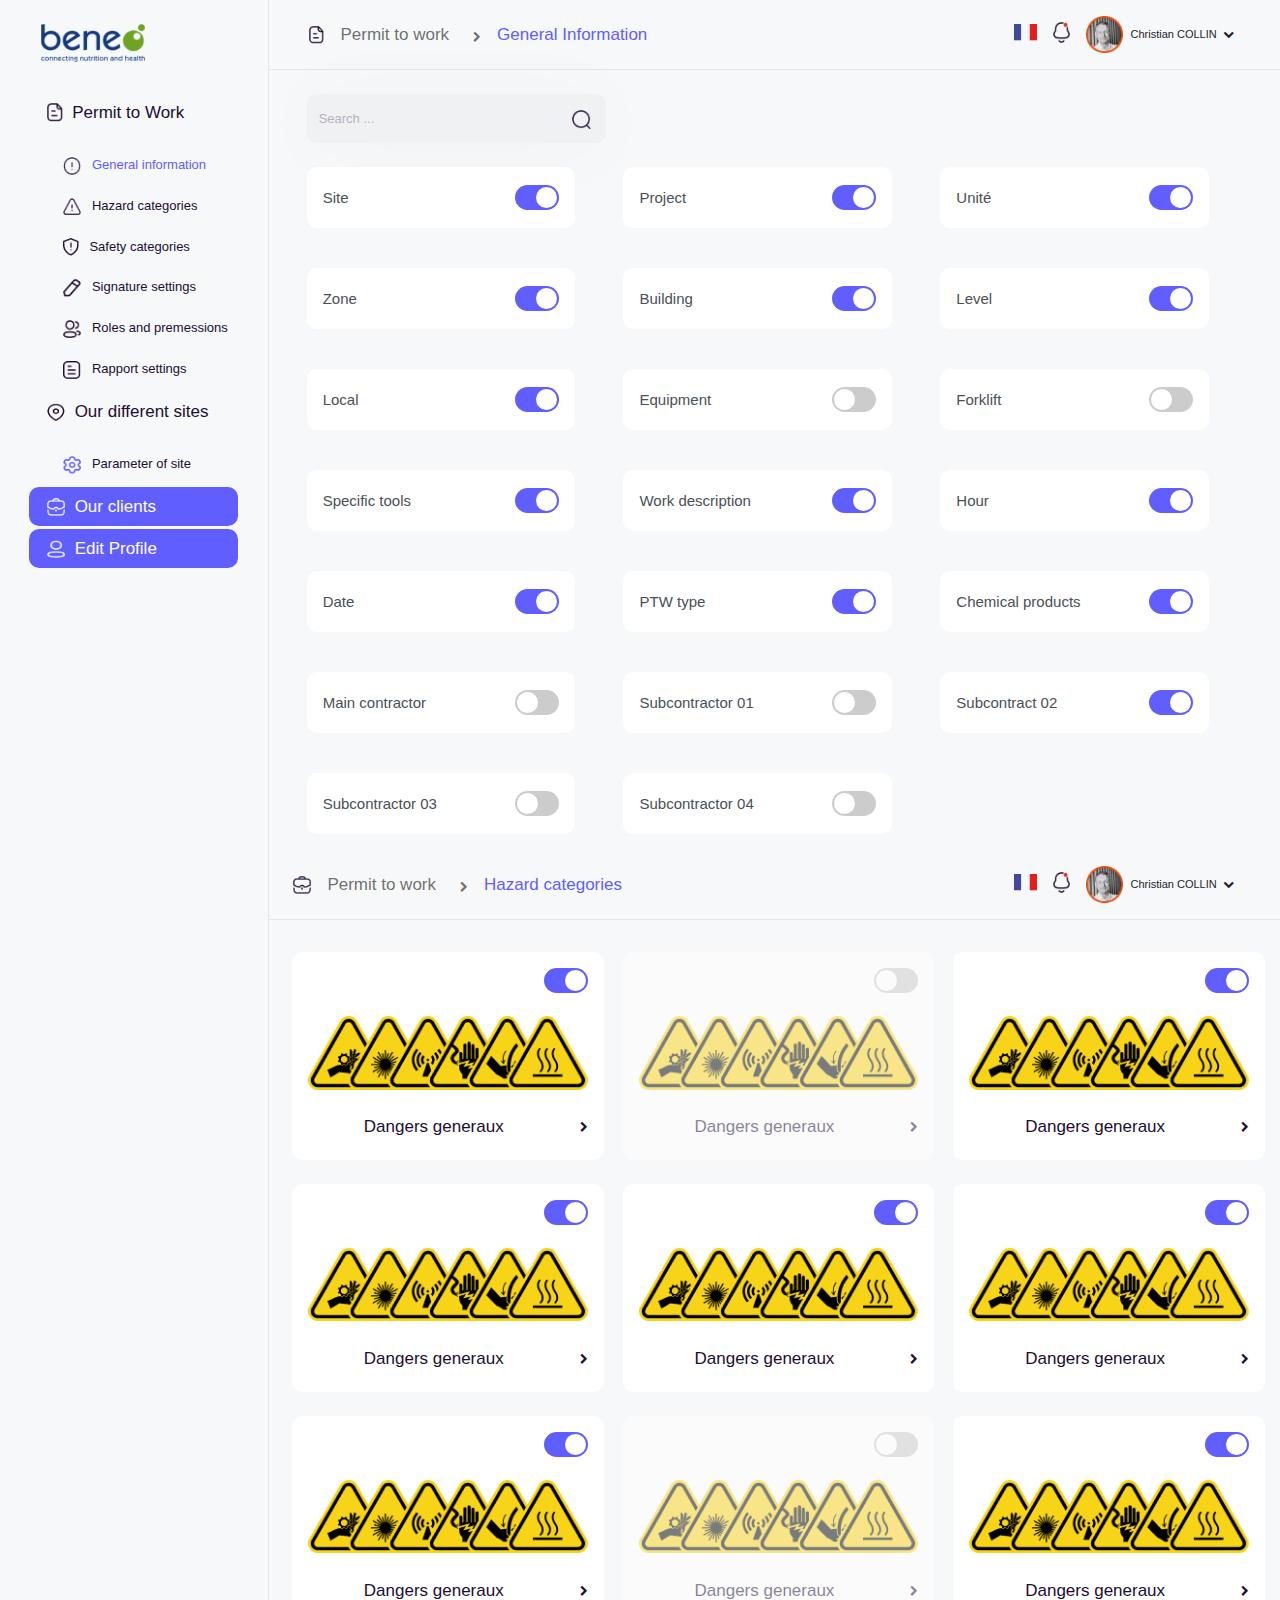
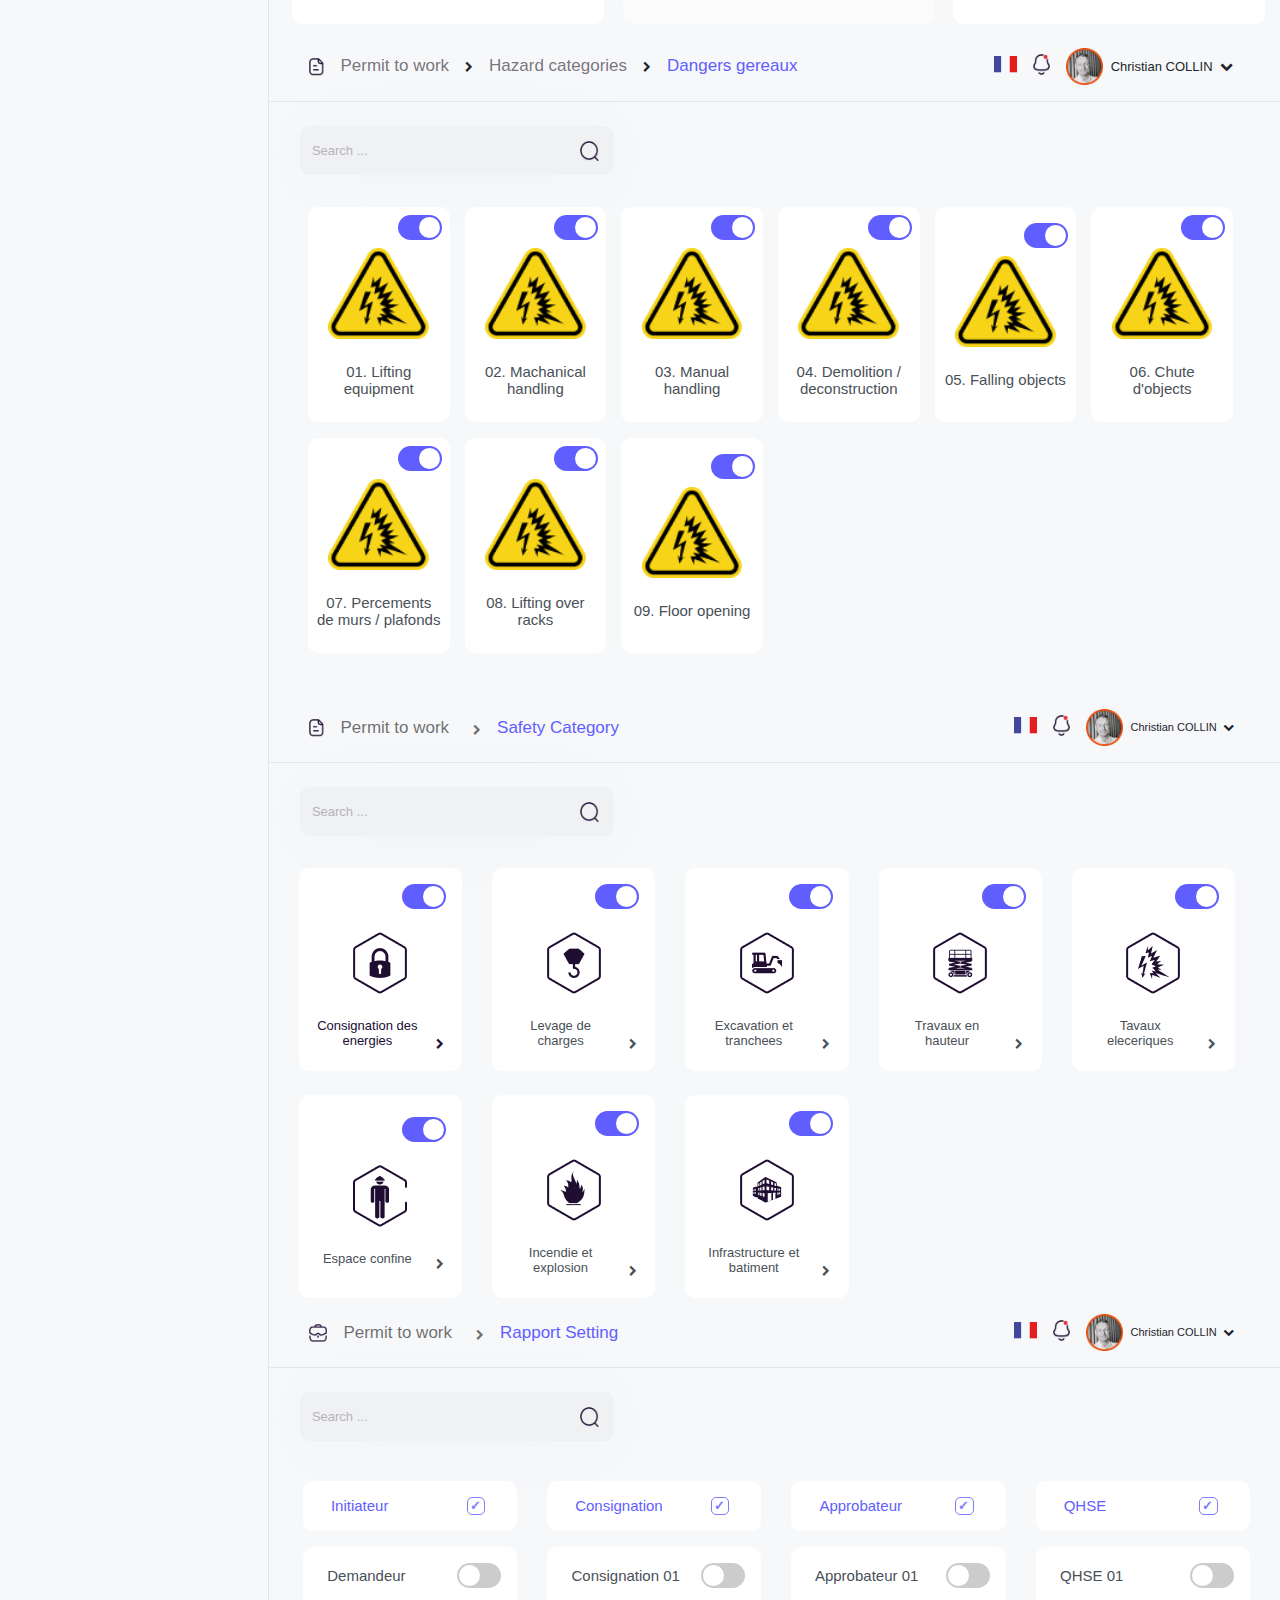
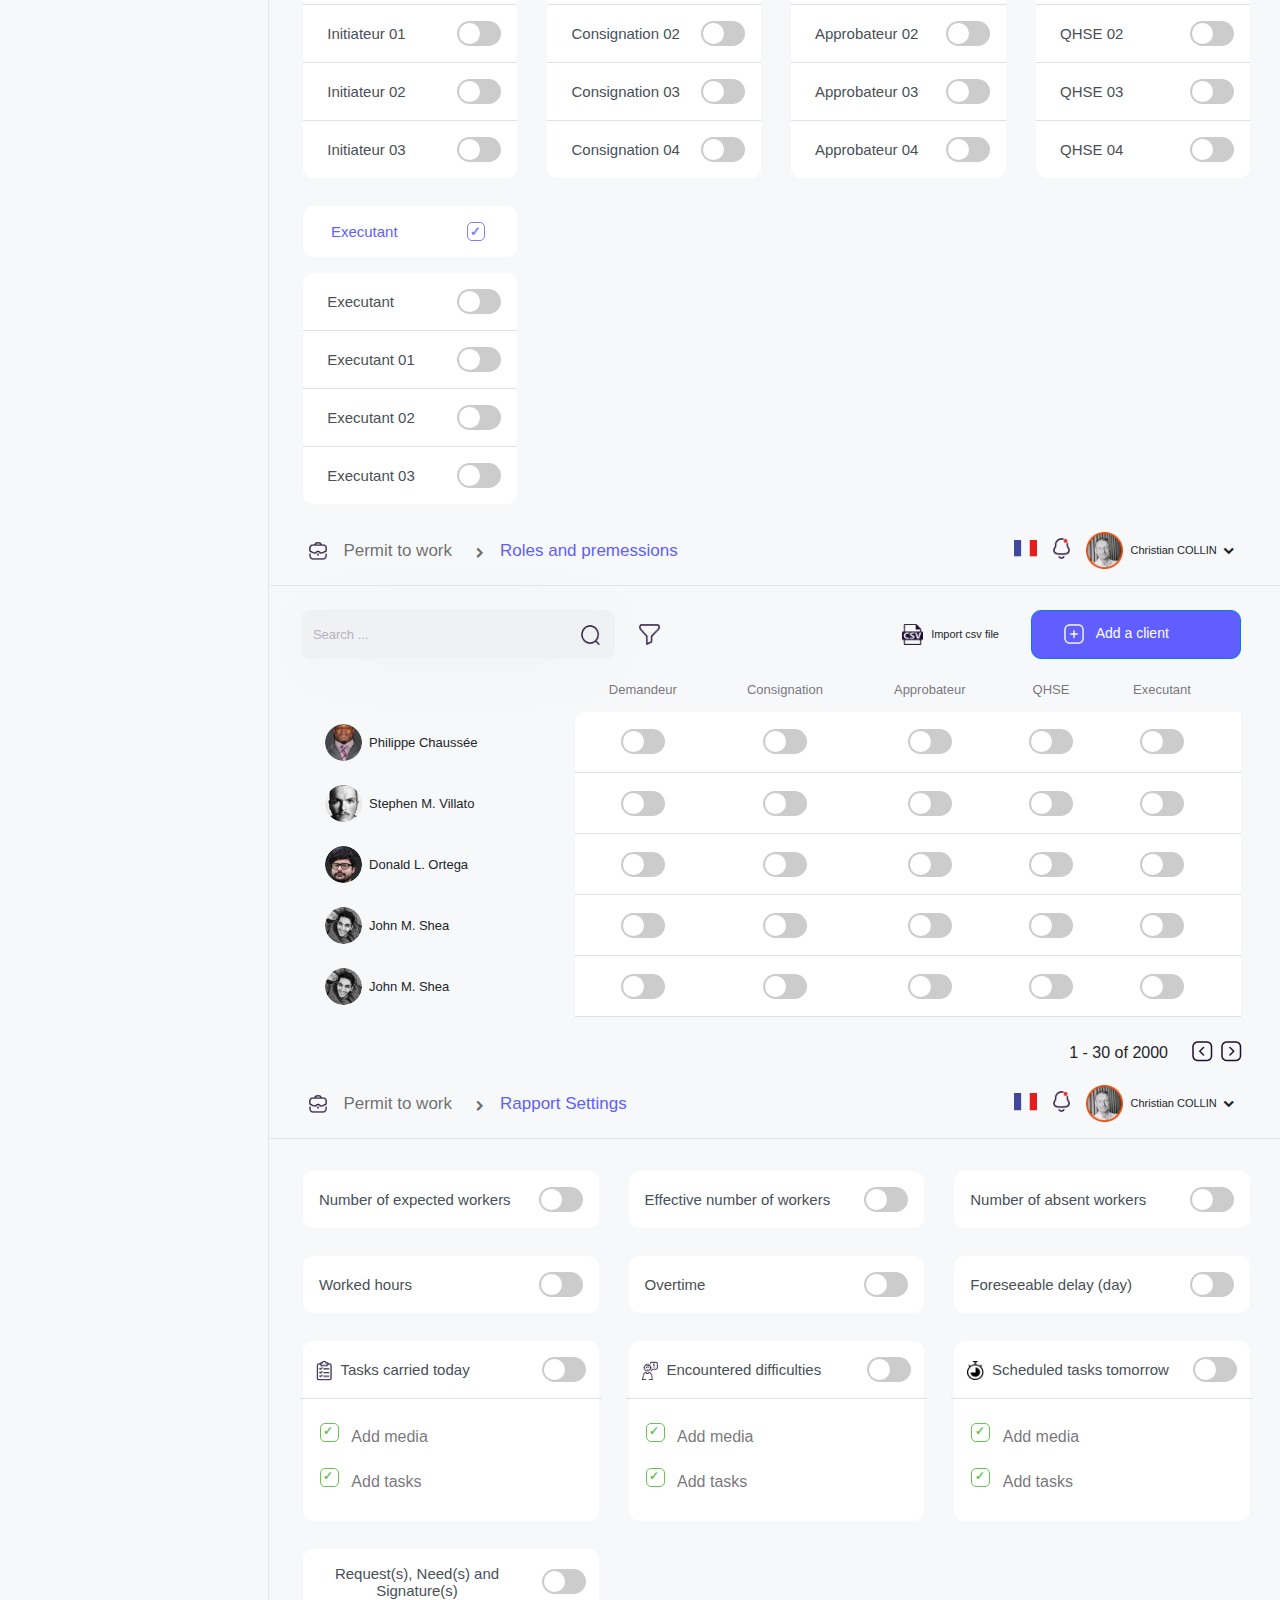
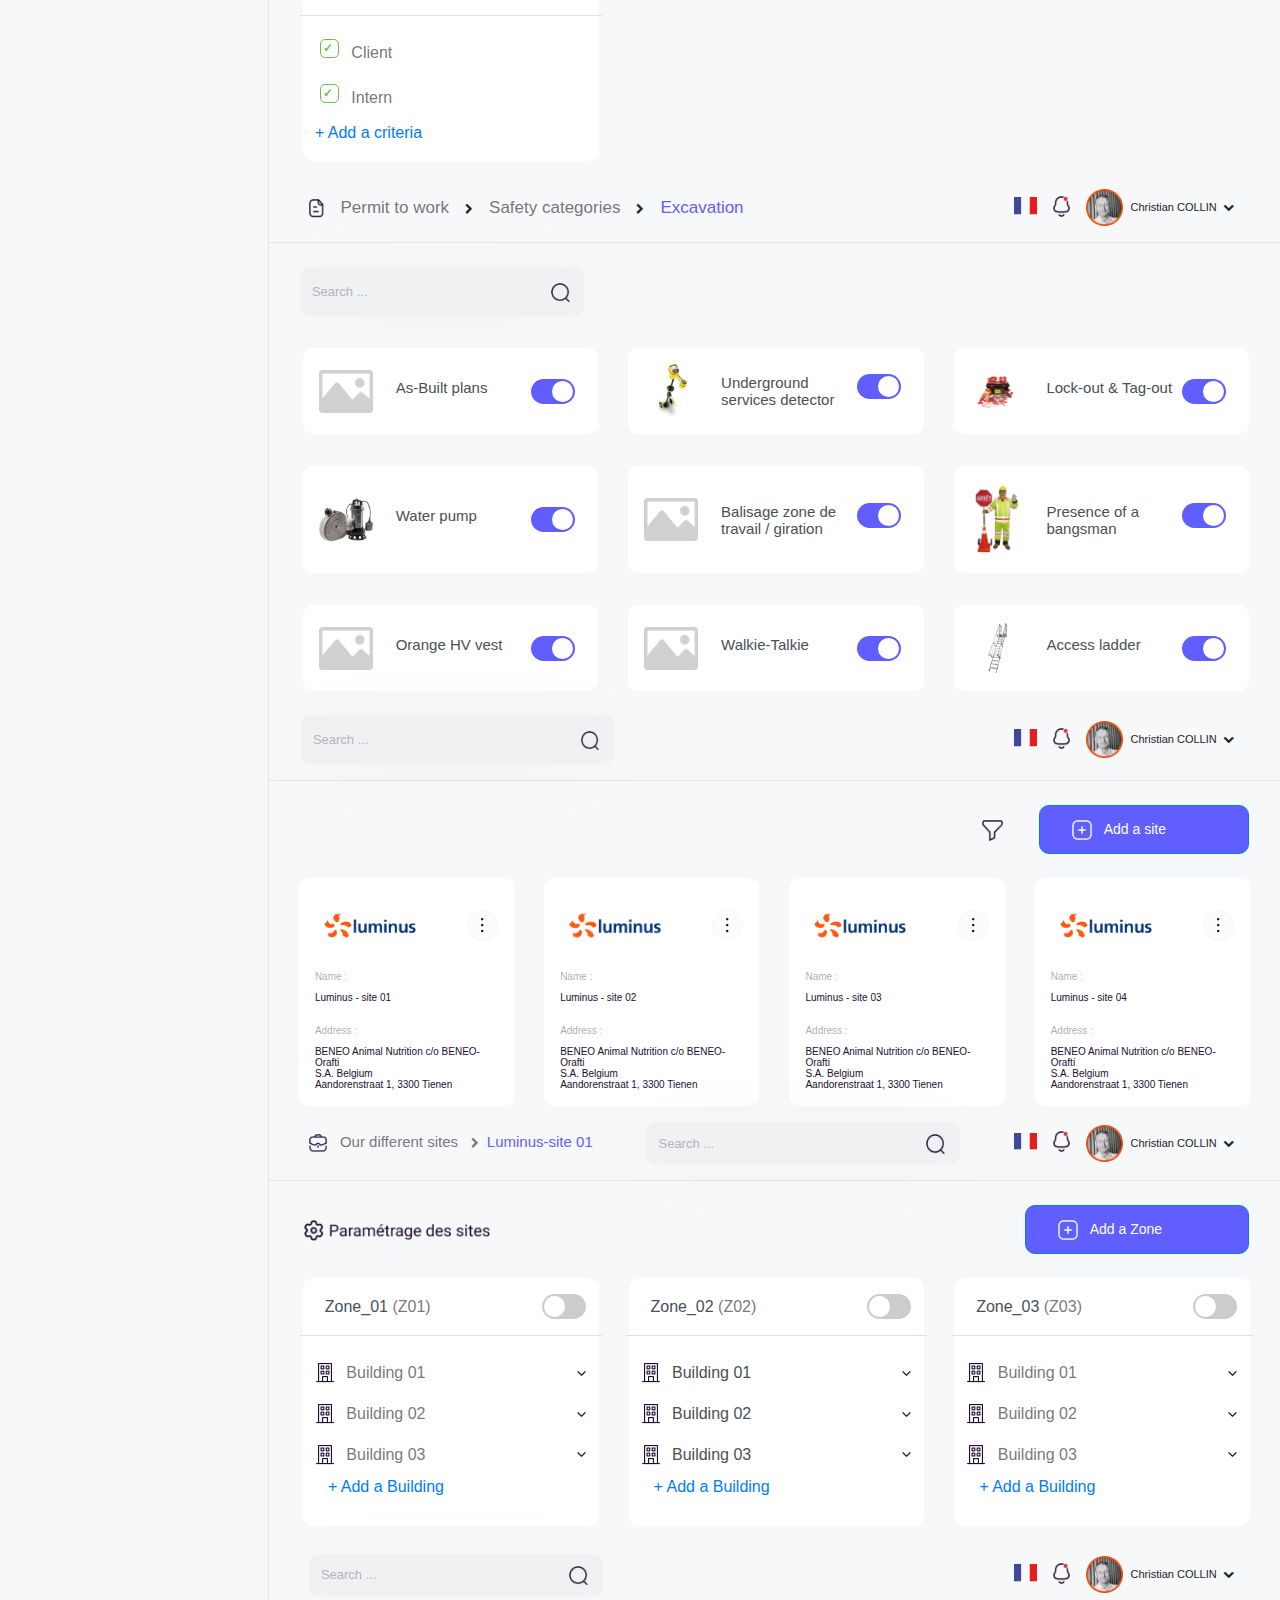
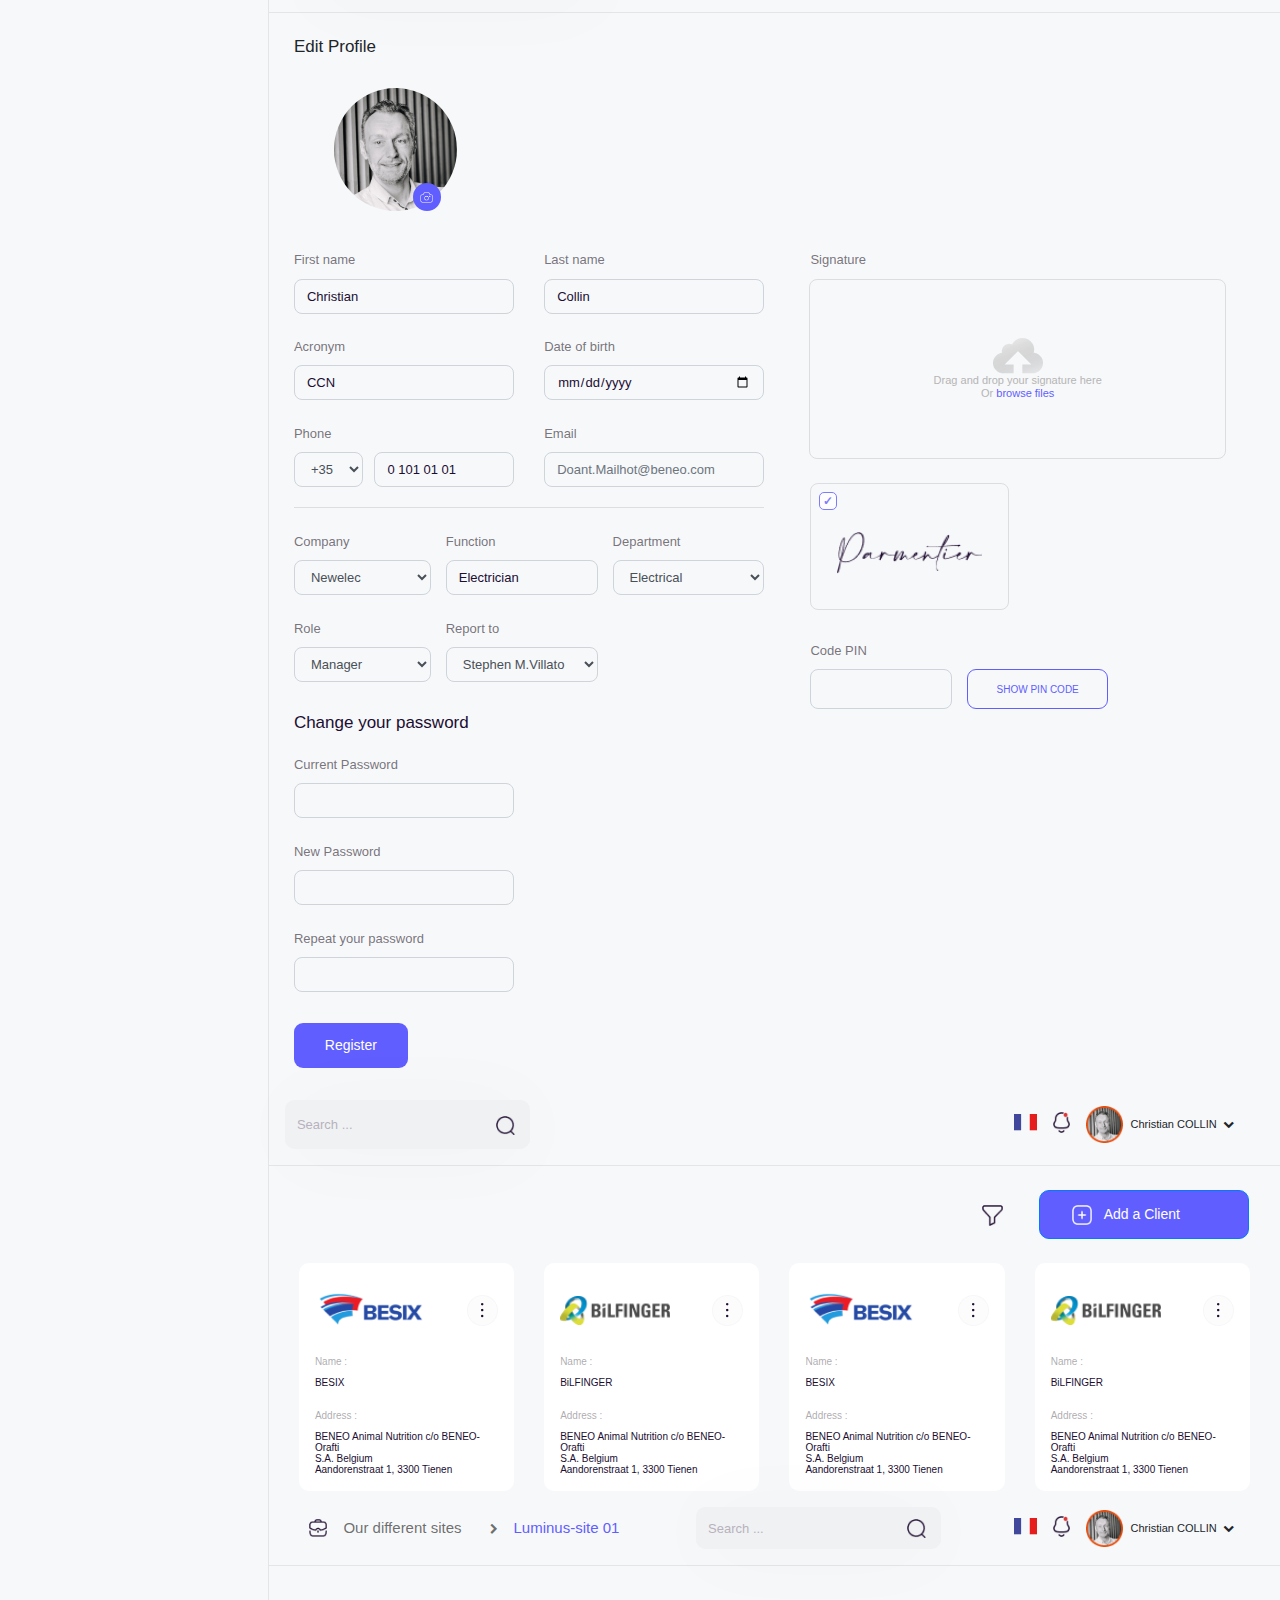
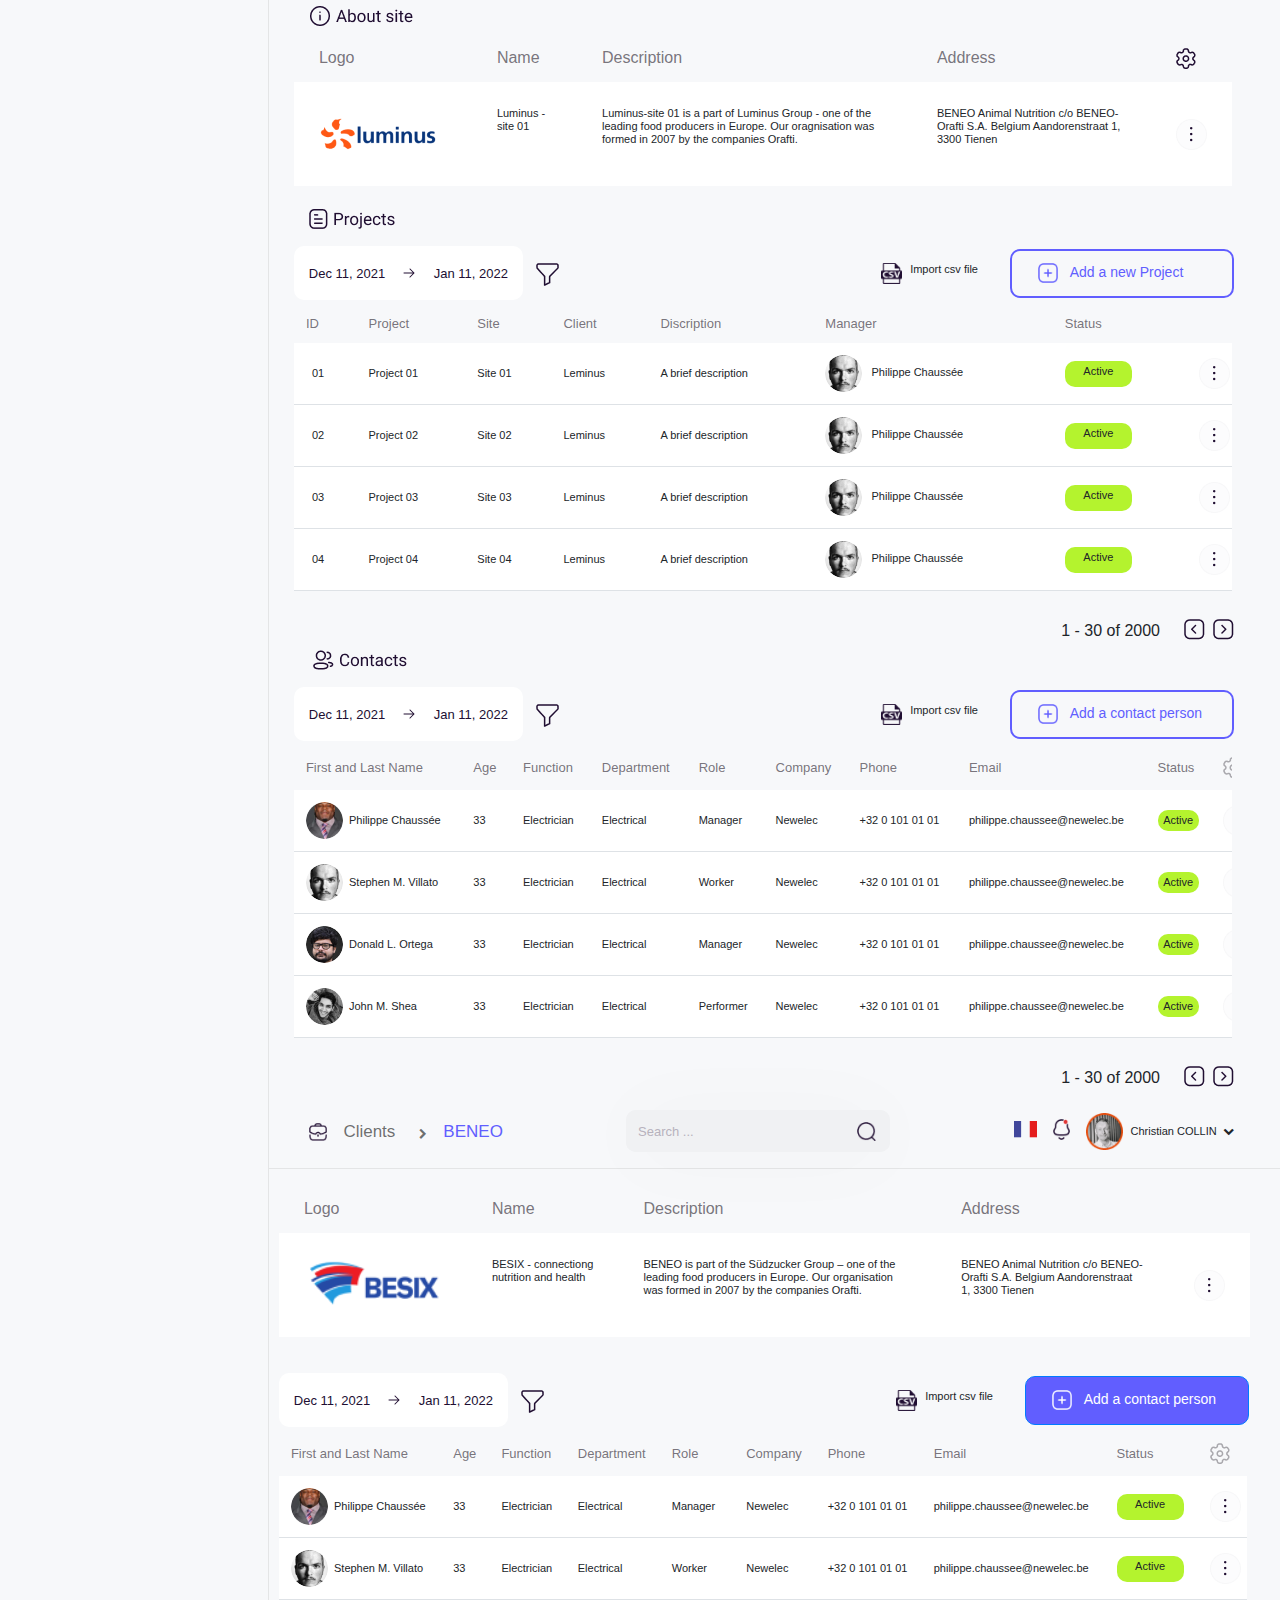
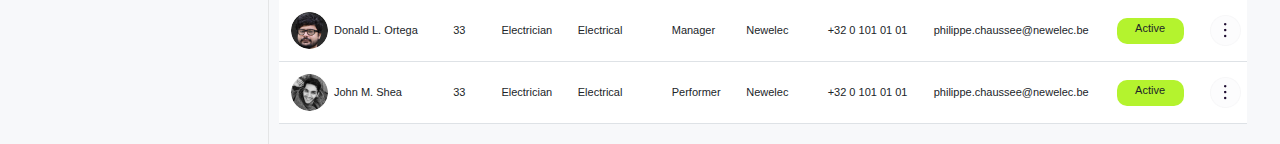
<file: index.html>
<!doctype html>
<html lang="en">

    <head>
        <title>PTW</title>
        <!-- Required meta tags -->
        <meta charset="utf-8">
        <meta name="viewport" content="width=device-width, initial-scale=1, shrink-to-fit=no">

        <!-- Bootstrap CSS -->
        <link rel="stylesheet"
            href="https://maxcdn.bootstrapcdn.com/bootstrap/4.0.0/css/bootstrap.min.css"
            integrity="sha384-Gn5384xqQ1aoWXA+058RXPxPg6fy4IWvTNh0E263XmFcJlSAwiGgFAW/dAiS6JXm"
            crossorigin="anonymous">
        <link rel="stylesheet"
            href="https://cdnjs.cloudflare.com/ajax/libs/font-awesome/4.7.0/css/font-awesome.min.css">
        <link rel="stylesheet"
            href="style.css"
            />
    </head>

    <body style="background: #F7F8FA;" id="style-2">
        <div class="container-fluid">
            <div class="row">
                <div class="d-grid pt-2 side-style">
                    <div class="pb-3 w-100" style="padding-left: 8%;">
                        <img class="pt-3" src="image001 2 (2).png" style="width: 50%; height: auto; padding-left: 8%; max-height: 58px;" />
                    </div>
                    <ul id="tabsJustified" class="nav nav-pills flex-column"
                        style="height: 742px;">
                        <li class="nav-item">
                            <a href="" id="permit-link" data-toggle="tab" class="nav-link small cat text-font-normal">
                                <img src="img/Paper.png" style="width: 15.55px; height: 18.36px;" class="black-image" />
                                <img src="img/Paper (1).png" style="width: 15.55px; height: 18.36px; display: none;" class="white-image" />
                                <div>&nbsp;&nbsp;Permit to Work</div>
                                
                            </a>
                            <div class="tab-content" id="permit-sublinks">
                                <ul id="tabsJustified1" class="nav nav-pills pr-0">
                                    <li class="nav-item w-100">
                                        <a href="" id="general-link" data-toggle="tab" class="nav-link small active sub-cat text-font-normal">
                                            <img src="img/Info Circle.png" style="width: 18px; height: 18px;" />
                                            &nbsp;&nbsp;General information
                                        </a>
                                    </li>
            
                                    <li class="nav-item w-100">
                                        <a href="" id="hazard-link" data-toggle="tab" class="nav-link small sub-cat text-font-normal">
                                            <img src="img/Danger.png" style="width: 18px; height: 16.22px;" />
                                            &nbsp;&nbsp;Hazard categories
                                        </a>
                                       
                                    </li>
            
                                    <li class="nav-item w-100">
                                        <a href="" id="safety-link" data-toggle="tab" class="nav-link small sub-cat text-font-normal">
                                            <img src="img/Info Circle (1).png" style="width: 15.53px; height: 18.44px;" />
                                            &nbsp;&nbsp;Safety categories
                                        </a>
                                       
                                    </li>
            
                                    <li class="nav-item w-100">
                                        <a href="" id="signature-link" data-toggle="tab" class="nav-link small sub-cat text-font-normal">
                                            <img src="img/Edit.png" style="width: 18px; height: 18px;" />
                                            &nbsp;&nbsp;Signature settings 
                                        </a>
                                    </li>
            
                                    <li class="nav-item w-100">
                                        <a href="" id="roles-link" data-toggle="tab" class="nav-link small sub-cat text-font-normal">
                                            <img src="img/2 User.png" style="width: 18px; height: 18px;" />
                                            &nbsp;&nbsp;Roles and premessions
                                        </a>
                                    </li>
            
                                    <li class="nav-item w-100">
                                        <a href="" id="rapport-link" data-toggle="tab" class="nav-link small sub-cat text-font-normal">
                                            <img src="img/Document.png" style="width: 18px; height: 18px;" />
                                            &nbsp;&nbsp;Rapport settings
                                        </a>
                                    </li>
                                </ul>
                            </div>
                            
                        </li>
                        
                        
                        <li class="nav-item">
                            <a href="" id="client2-link" data-toggle="tab" class="nav-link small cat text-font-normal">
                                <img src="Location.png" style="width: 18px; height: 18px; display: none;" class="white-image" />
                                <img src="Location1.png" style="width: 18px; height: 18px;" class="black-image" />
                                &nbsp;&nbsp;Our different sites
                            </a>
                            <div class="tab-content" data-toggle="tab" id="differentsite-sublinks">
                                <ul id="tabsJustified1" class="nav nav-pills">
                                    <li class="nav-item w-100">
                                        <a href="" class="nav-link small sub-cat text-font-normal">
                                            <img src="Setting.png" style="width: 18px; height: 18px;" />
                                            &nbsp;&nbsp;Parameter of site
                                        </a>
                                    </li>
                                </ul>
                            </div>
                        </li>
                        

                        <li class="nav-item">
                            <a href="" id="clients-link" data-toggle="tab" class="nav-link small active cat text-font-normal">
                                <img src="img/Work.png" style="width: 18px; height: 18px; display: none;" class="white-image" />
                                <img src="img/Work (1).png" style="width: 18px; height: 18px;" class="black-image" />
                                &nbsp;&nbsp;Our clients
                            </a>
                        </li>

                        <li class="nav-item">
                            <a href="" id="edit-profile" data-toggle="tab" class="nav-link small active cat text-font-normal">
                                <img src="Profile.png" style="width: 18px; height: 18px; display: none;" class="white-image" />
                                <img src="Profile.png" style="width: 18px; height: 18px;" class="black-image" />
                                &nbsp;&nbsp;Edit Profile
                            </a>
                        </li>
                    </ul>
                </div>

                <div class="tab-content p-0" style="width: 78.993%;">
                    <div id="permit">
                        <div id="general">
                            <div class="navbar p-3" style="border-bottom: 1px solid rgba(209, 209, 209, 0.5);">
                                <div class="ml-4 fw-400 fs-17" style="width: 50%;">
                                    <div class="navbar p-0">
                                        <div class="mr-3"><img src="img/Paper.png" style="width: 15.55px; height: 18.36px;" /></div>
                                        <div class="mr-auto navbar p-0 my-auto" style="color: rgba(49, 49, 49, 0.7);">
                                            <div>Permit to work</div>
                                            <div class="navbar p-0 mr-auto">
                                                <i class="fa fa-chevron-right fs-12 ml-4 mr-3 mt-auto" aria-hidden="true"></i> 
                                                <div class="mr-auto" style="color: rgba(97, 94, 255, 1);">General Information</div>
                                            </div>
                                        </div>
                                    </div>
                                </div>
    
                                <div class="mr-4">
                                    <div class="mt-1 mr-3 float-left">
                                        <img src="img/French.png" style="width: 23px; height: 17.25px;" />
                                    </div>
                                    <div class="mt-1 mr-3 float-left">
                                        <img src="img/notification.png" style="width: 17px; height: 21px;" />
                                    </div>
                                    <div class="navbar p-0 float-left profile-link fs-12" data-toggle="tab" style="cursor: pointer;">
                                        <div class="mr-2">
                                            <img src="img/Group 262.png" style=" width: 37px; height: 37px;" />
                                        </div>
                                        <div class="my-auto">
                                            Christian COLLIN &nbsp;<i class="fa fa-chevron-down"></i>&nbsp;&nbsp;
                                        </div>
                                    </div>
                                </div>
                            </div>
                            
                            <div class="container-fluid" style="padding-left: 3.736%; padding-right: 3.736%;">
                                <div class="row m-0">
                                    <div class="input-group sbar mt-4 search-set" style="width: 32%; height: 49px; margin-left: 0 !important;">
                                        <input
                                            type="text"
                                            class="form-control text-dark sbar-input fs-14"
                                            placeholder="Search ..."
                                        />
                                        <div class="input-group-append">
                                            <button style="border: none; outline: none; border-radius: 10px;">
                                                &nbsp;
                                                <img src="img/Search.png" style="width: 18.76px; height: 19.22px;" />
                                                &nbsp;
                                            </button>
                                        </div>
                                    </div>
                                </div>
                            </div>

                            <div class="container-fluid" style="padding-left: 3.736%; padding-right: 3.736%;">
                                <div class="row ml-0 fs-14 fw-400">
                                    <div class="col-md-6 col-lg-4 pt-4 pl-0 pr-5 mb-3">
                                        <button class="navbar form-control pt-3 pb-3 br-10 border-0 general-btn">
                                            <div class="my-auto fs-15 fw-500 text-left" style="width:70%;">Site</div>
                                            <label class="switch my-auto">
                                                <input type="checkbox" checked>
                                                <span class="slider round"></span>
                                            </label>
                                        </button>
                                    </div>
                                    <div class="col-md-6 col-lg-4 pt-4 pl-0 pr-5 mb-3">
                                        <button class="navbar form-control pt-3 pb-3 br-10 border-0 general-btn">
                                            <div class="my-auto fs-15 fw-500 text-left" style="width:70%;">Project</div>
                                            <label class="switch my-auto">
                                                <input type="checkbox" checked>
                                                <span class="slider round"></span>
                                            </label>
                                        </button>
                                    </div>
                                    <div class="col-md-6 col-lg-4 pt-4 pl-0 pr-5 mb-3">
                                        <button class="navbar form-control pt-3 pb-3 br-10 border-0 general-btn">
                                            <div class="my-auto fs-15 fw-500 text-left" style="width:70%;">Unité </div>
                                            <label class="switch my-auto">
                                                <input type="checkbox" checked>
                                                <span class="slider round"></span>
                                            </label>
                                        </button>
                                    </div>
                                    <div class="col-md-6 col-lg-4 pt-4 pl-0 pr-5 mb-3">
                                        <button class="navbar form-control pt-3 pb-3 br-10 border-0 general-btn">
                                            <div class="my-auto fs-15 fw-500 text-left" style="width:70%;">Zone</div>
                                            <label class="switch my-auto">
                                                <input type="checkbox" checked>
                                                <span class="slider round"></span>
                                            </label>
                                        </button>
                                    </div>
                                    <div class="col-md-6 col-lg-4 pt-4 pl-0 pr-5 mb-3">
                                        <button class="navbar form-control pt-3 pb-3 br-10 border-0 general-btn">
                                            <div class="my-auto fs-15 fw-500 text-left" style="width:70%;">Building</div>
                                            <label class="switch my-auto">
                                                <input type="checkbox" checked>
                                                <span class="slider round"></span>
                                            </label>
                                        </button>
                                    </div>
                                    <div class="col-md-6 col-lg-4 pt-4 pl-0 pr-5 mb-3">
                                        <button class="navbar form-control pt-3 pb-3 br-10 border-0 general-btn">
                                            <div class="my-auto fs-15 fw-500 text-left" style="width:70%;">Level</div>
                                            <label class="switch my-auto">
                                                <input type="checkbox" checked>
                                                <span class="slider round"></span>
                                            </label>
                                        </button>
                                    </div>
                                    <div class="col-md-6 col-lg-4 pt-4 pl-0 pr-5 mb-3">
                                        <button class="navbar form-control pt-3 pb-3 br-10 border-0 general-btn">
                                            <div class="my-auto fs-15 fw-500 text-left" style="width:70%;">Local</div>
                                            <label class="switch my-auto">
                                                <input type="checkbox" checked>
                                                <span class="slider round"></span>
                                            </label>
                                        </button>
                                    </div>
                                    <div class="col-md-6 col-lg-4 pt-4 pl-0 pr-5 mb-3">
                                        <button class="navbar form-control pt-3 pb-3 br-10 border-0 general-btn">
                                            <div class="my-auto fs-15 fw-500 text-left" style="width:70%;">Equipment</div>
                                            <label class="switch my-auto">
                                                <input type="checkbox">
                                                <span class="slider round"></span>
                                            </label>
                                        </button>
                                    </div>
                                    <div class="col-md-6 col-lg-4 pt-4 pl-0 pr-5 mb-3">
                                        <button class="navbar form-control pt-3 pb-3 br-10 border-0 general-btn">
                                            <div class="my-auto fs-15 fw-500 text-left" style="width:70%;">Forklift</div>
                                            <label class="switch my-auto">
                                                <input type="checkbox">
                                                <span class="slider round"></span>
                                            </label>
                                        </button>
                                    </div>
                                    <div class="col-md-6 col-lg-4 pt-4 pl-0 pr-5 mb-3">
                                        <button class="navbar form-control pt-3 pb-3 br-10 border-0 general-btn">
                                            <div class="my-auto fs-15 fw-500 text-left" style="width:70%;">Specific tools</div>
                                            <label class="switch my-auto">
                                                <input type="checkbox" checked>
                                                <span class="slider round"></span>
                                            </label>
                                        </button>
                                    </div>
                                    <div class="col-md-6 col-lg-4 pt-4 pl-0 pr-5 mb-3">
                                        <button class="navbar form-control pt-3 pb-3 br-10 border-0 general-btn">
                                            <div class="my-auto fs-15 fw-500 text-left" style="width:70%;">Work description</div>
                                            <label class="switch my-auto">
                                                <input type="checkbox" checked>
                                                <span class="slider round"></span>
                                            </label>
                                        </button>
                                    </div>
                                    <div class="col-md-6 col-lg-4 pt-4 pl-0 pr-5 mb-3">
                                        <button class="navbar form-control pt-3 pb-3 br-10 border-0 general-btn">
                                            <div class="my-auto fs-15 fw-500 text-left" style="width:70%;">Hour</div>
                                            <label class="switch my-auto">
                                                <input type="checkbox" checked>
                                                <span class="slider round"></span>
                                            </label>
                                        </button>
                                    </div>
                                    <div class="col-md-6 col-lg-4 pt-4 pl-0 pr-5 mb-3">
                                        <button class="navbar form-control pt-3 pb-3 br-10 border-0 general-btn">
                                            <div class="my-auto fs-15 fw-500 text-left" style="width:70%;">Date</div>
                                            <label class="switch my-auto">
                                                <input type="checkbox" checked>
                                                <span class="slider round"></span>
                                            </label>
                                        </button>
                                    </div>
                                    <div class="col-md-6 col-lg-4 pt-4 pl-0 pr-5 mb-3">
                                        <button class="navbar form-control pt-3 pb-3 br-10 border-0 general-btn">
                                            <div class="my-auto fs-15 fw-500 text-left" style="width:70%;">PTW type</div>
                                            <label class="switch my-auto">
                                                <input type="checkbox" checked>
                                                <span class="slider round"></span>
                                            </label>
                                        </button>
                                    </div>
                                    <div class="col-md-6 col-lg-4 pt-4 pl-0 pr-5 mb-3">
                                        <button class="navbar form-control pt-3 pb-3 br-10 border-0 general-btn">
                                            <div class="my-auto fs-15 fw-500 text-left" style="width:70%;">Chemical products</div>
                                            <label class="switch my-auto">
                                                <input type="checkbox" checked>
                                                <span class="slider round"></span>
                                            </label>
                                        </button>
                                    </div>
                                    <div class="col-md-6 col-lg-4 pt-4 pl-0 pr-5 mb-3">
                                        <button class="navbar form-control pt-3 pb-3 br-10 border-0 general-btn">
                                            <div class="my-auto fs-15 fw-500 text-left" style="width:70%;">Main contractor</div>
                                            <label class="switch my-auto">
                                                <input type="checkbox">
                                                <span class="slider round"></span>
                                            </label>
                                        </button>
                                    </div>
                                    <div class="col-md-6 col-lg-4 pt-4 pl-0 pr-5 mb-3">
                                        <button class="navbar form-control pt-3 pb-3 br-10 border-0 general-btn">
                                            <div class="my-auto fs-15 fw-500 text-left" style="width:70%;">Subcontractor 01</div>
                                            <label class="switch my-auto">
                                                <input type="checkbox">
                                                <span class="slider round"></span>
                                            </label>
                                        </button>
                                    </div>
                                    <div class="col-md-6 col-lg-4 pt-4 pl-0 pr-5 mb-3">
                                        <button class="navbar form-control pt-3 pb-3 br-10 border-0 general-btn">
                                            <div class="my-auto fs-15 fw-500 text-left" style="width:70%;">Subcontract 02</div>
                                            <label class="switch my-auto">
                                                <input type="checkbox" checked>
                                                <span class="slider round"></span>
                                            </label>
                                        </button>
                                    </div>
                                    <div class="col-md-6 col-lg-4 pt-4 pl-0 pr-5 mb-3">
                                        <button class="navbar form-control pt-3 pb-3 br-10 border-0 general-btn">
                                            <div class="my-auto fs-15 fw-500 text-left" style="width:70%;">Subcontractor 03</div>
                                            <label class="switch my-auto">
                                                <input type="checkbox">
                                                <span class="slider round"></span>
                                            </label>
                                        </button>
                                    </div>
                                    <div class="col-md-6 col-lg-4 pt-4 pl-0 pr-5 mb-3">
                                        <button class="navbar form-control pt-3 pb-3 br-10 border-0 general-btn">
                                            <div class="my-auto fs-15 fw-500 text-left" style="width:70%;">Subcontractor 04</div>
                                            <label class="switch my-auto">
                                                <input type="checkbox">
                                                <span class="slider round"></span>
                                            </label>
                                        </button>
                                    </div>
                                </div>
                            </div>
                        </div>


                        <div id="hazard">
                            <div class="navbar p-3" style="border-bottom: 1px solid rgba(209, 209, 209, 0.5);">
                                <div class="ml-2 fw-400 fs-17">
                                    <div class="navbar p-0">
                                        <div class="mr-3"><img src="img/Work (1).png" style="width: 18.5px; height: 18.24px;" /></div>
                                        <div class="mr-auto navbar p-0 mt-auto" style="color: rgba(49, 49, 49, 0.7);">
                                            <div>Permit to work</div>
                                            <div class="navbar p-0 mr-auto">
                                                <i class="fa fa-chevron-right fs-12 ml-4 mr-3 mt-auto" aria-hidden="true"></i> 
                                                <div class="mr-auto" style="color: rgba(97, 94, 255, 1);">Hazard categories</div>
                                            </div>
                                        </div>
                                    </div>
                                </div>
                                
                                <div class="mr-4">
                                    <div class="mt-1 mr-3 float-left">
                                        <img src="img/French.png" style="width: 23px; height: 17.25px;" />
                                    </div>
                                    <div class="mt-1 mr-3 float-left">
                                        <img src="img/notification.png" style="width: 17px; height: 21px;" />
                                    </div>
                                    <div class="navbar p-0 float-left profile-link" data-toggle="tab" style="cursor: pointer;">
                                        <div class="mr-2">
                                            <img src="img/Group 262.png" style=" width: 37px; height: 37px;" />
                                        </div>
                                        <div class="my-auto fs-12">
                                            Christian COLLIN &nbsp;<i class="fa fa-chevron-down"></i>&nbsp;&nbsp;
                                        </div>
                                    </div>
                                </div>
                            </div>
                            
                            
                            <div class="container-fluid pt-3">
                                <div class="row ml-1 fs-14 fw-400">
                                    <div class="col-md-4 pt-3 pl-1 pr-4 mb-2">
                                        <ul class="nav" style="display: inherit !important;">
                                            <li class="nav-item">
                                                <button class="form-control p-3 br-10 border-0 mx-auto my-auto changeme8">
                                                <label class="switch my-auto float-right">
                                            <input type="checkbox" id="test8" checked>
                                            <span class="slider round"></span>
                                        </label>
                                        <br><br>
                                        <a href="" id="general-hazard-link" data-toggle="tab" class="nav-link small text-font-normal p-0">
                                                    <img src="img/Permit to work/Hazard Catagories/Group 883.png" width="100%" />
                                                    <br /><br />
                                                    <div class="navbar pl-0 pr-0">
                                                        <div class="fs-17" style="width: 90%;">
                                                            Dangers generaux
                                                        </div>
                                                        <div>
                                                            <i class="fa fa-chevron-right fs-12" aria-hidden="true"></i>
                                                        </div>
                                                    </div>
                                                </button>
                                            </a>
                                        </li>
                                        </ul>
                                    </div>
                                    <div class="col-md-4 pt-3 pl-1 pr-4 mb-2">
                                        <ul class="nav" style="display: inherit !important;">
                                            <li class="nav-item">
                                                <button class="form-control p-3 br-10 border-0 mx-auto my-auto changeme7">
                                                <label class="switch my-auto float-right">
                                            <input type="checkbox" id="test7">
                                            <span class="slider round"></span>
                                        </label>
                                        <br><br>
                                        <a href="" id="general-hazard-link" data-toggle="tab" class="nav-link small text-font-normal p-0">
                                                    <img src="img/Permit to work/Hazard Catagories/Group 883.png" width="100%" />
                                                    <br /><br />
                                                    <div class="navbar pl-0 pr-0">
                                                        <div class="fs-17" style="width: 90%;">
                                                            Dangers generaux
                                                        </div>
                                                        <div>
                                                            <i class="fa fa-chevron-right fs-12" aria-hidden="true"></i>
                                                        </div>
                                                    </div>
                                                </button>
                                            </a>
                                        </li>
                                        </ul>
                                    </div>
                                    <div class="col-md-4 pt-3 pl-1 pr-4 mb-2">
                                        <ul class="nav" style="display: inherit !important;">
                                            <li class="nav-item">
                                                <button class="form-control p-3 br-10 border-0 mx-auto my-auto changeme6">
                                                <label class="switch my-auto float-right">
                                            <input type="checkbox" id="test6" checked >
                                            <span class="slider round"></span>
                                        </label>
                                        <br><br>
                                        <a href="" id="general-hazard-link" data-toggle="tab" class="nav-link small text-font-normal p-0">
                                                    <img src="img/Permit to work/Hazard Catagories/Group 883.png" width="100%" />
                                                    <br /><br />
                                                    <div class="navbar pl-0 pr-0">
                                                        <div class="fs-17" style="width: 90%;">
                                                            Dangers generaux
                                                        </div>
                                                        <div>
                                                            <i class="fa fa-chevron-right fs-12" aria-hidden="true"></i>
                                                        </div>
                                                    </div>
                                                </button>
                                            </a>
                                        </li>
                                        </ul>
                                    </div>
                                    <div class="col-md-4 pt-3 pl-1 pr-4 mb-2">
                                        <ul class="nav" style="display: inherit !important;">
                                            <li class="nav-item">
                                                <button class="form-control p-3 br-10 border-0 mx-auto my-auto changeme5">
                                                <label class="switch my-auto float-right">
                                            <input type="checkbox" id="test5" checked>
                                            <span class="slider round"></span>
                                        </label>
                                        <br><br>
                                        <a href="" id="general-hazard-link" data-toggle="tab" class="nav-link small text-font-normal p-0">
                                                    <img src="img/Permit to work/Hazard Catagories/Group 883.png" width="100%" />
                                                    <br /><br />
                                                    <div class="navbar pl-0 pr-0">
                                                        <div class="fs-17" style="width: 90%;">
                                                            Dangers generaux
                                                        </div>
                                                        <div>
                                                            <i class="fa fa-chevron-right fs-12" aria-hidden="true"></i>
                                                        </div>
                                                    </div>
                                                </button>
                                            </a>
                                        </li>
                                        </ul>
                                    </div>
                                    <div class="col-md-4 pt-3 pl-1 pr-4 mb-2">
                                        <ul class="nav" style="display: inherit !important;">
                                            <li class="nav-item">
                                                <button class="form-control p-3 br-10 border-0 mx-auto my-auto changeme4">
                                                <label class="switch my-auto float-right">
                                            <input type="checkbox" id="test4" checked>
                                            <span class="slider round"></span>
                                        </label>
                                        <br><br>
                                        <a href="" id="general-hazard-link" data-toggle="tab" class="nav-link small text-font-normal p-0">
                                                    <img src="img/Permit to work/Hazard Catagories/Group 883.png" width="100%" />
                                                    <br /><br />
                                                    <div class="navbar pl-0 pr-0">
                                                        <div class="fs-17" style="width: 90%;">
                                                            Dangers generaux
                                                        </div>
                                                        <div>
                                                            <i class="fa fa-chevron-right fs-12" aria-hidden="true"></i>
                                                        </div>
                                                    </div>
                                                </button>
                                            </a>
                                        </li>
                                        </ul>
                                    </div>
                                    <div class="col-md-4 pt-3 pl-1 pr-4 mb-2">
                                        <ul class="nav" style="display: inherit !important;">
                                            <li class="nav-item">
                                                <button class="form-control p-3 br-10 border-0 mx-auto my-auto changeme3">
                                                <label class="switch my-auto float-right">
                                            <input type="checkbox" id="test3" checked>
                                            <span class="slider round"></span>
                                        </label>
                                        <br><br>
                                        <a href="" id="general-hazard-link" data-toggle="tab" class="nav-link small text-font-normal p-0">
                                                    <img src="img/Permit to work/Hazard Catagories/Group 883.png" width="100%" />
                                                    <br /><br />
                                                    <div class="navbar pl-0 pr-0">
                                                        <div class="fs-17" style="width: 90%;">
                                                            Dangers generaux
                                                        </div>
                                                        <div>
                                                            <i class="fa fa-chevron-right fs-12" aria-hidden="true"></i>
                                                        </div>
                                                    </div>
                                                </button>
                                            </a>
                                        </li>
                                        </ul>
                                    </div>
                                    <div class="col-md-4 pt-3 pl-1 pr-4 mb-2">
                                        <ul class="nav" style="display: inherit !important;">
                                            <li class="nav-item">
                                                <button class="form-control p-3 br-10 border-0 mx-auto my-auto changeme2">
                                                <label class="switch my-auto float-right">
                                            <input type="checkbox" id="test2" checked>
                                            <span class="slider round"></span>
                                        </label>
                                        <br><br>
                                        <a href="" id="general-hazard-link" data-toggle="tab" class="nav-link small text-font-normal p-0">
                                                    <img src="img/Permit to work/Hazard Catagories/Group 883.png" width="100%" />
                                                    <br /><br />
                                                    <div class="navbar pl-0 pr-0">
                                                        <div class="fs-17" style="width: 90%;">
                                                            Dangers generaux
                                                        </div>
                                                        <div>
                                                            <i class="fa fa-chevron-right fs-12" aria-hidden="true"></i>
                                                        </div>
                                                    </div>
                                                </button>
                                            </a>
                                        </li>
                                        </ul>
                                    </div>
                                    <div class="col-md-4 pt-3 pl-1 pr-4 mb-2">
                                        <ul class="nav" style="display: inherit !important;">
                                            <li class="nav-item">
                                                <button class="form-control p-3 br-10 border-0 mx-auto my-auto changeme1">
                                                <label class="switch my-auto float-right">
                                            <input type="checkbox" id="test1">
                                            <span class="slider round"></span>
                                        </label>
                                        <br><br>
                                        <a href="" id="general-hazard-link" data-toggle="tab" class="nav-link small text-font-normal p-0">
                                                    <img src="img/Permit to work/Hazard Catagories/Group 883.png" width="100%" />
                                                    <br /><br />
                                                    <div class="navbar pl-0 pr-0">
                                                        <div class="fs-17" style="width: 90%;">
                                                            Dangers generaux
                                                        </div>
                                                        <div>
                                                            <i class="fa fa-chevron-right fs-12" aria-hidden="true"></i>
                                                        </div>
                                                    </div>
                                                </button>
                                            </a>
                                        </li>
                                        </ul>
                                    </div>
                                    <div class="col-md-4 pt-3 pl-1 pr-4 mb-2">
                                        <ul class="nav" style="display: inherit !important;">
                                            <li class="nav-item">
                                                <button class="form-control p-3 br-10 border-0 mx-auto my-auto changeme">
                                                <label class="switch my-auto float-right">
                                            <input type="checkbox" id="test" checked>
                                            <span class="slider round"></span>
                                        </label>
                                        <br><br>
                                        <a href="" id="general-hazard-link" data-toggle="tab" class="nav-link small text-font-normal p-0">
                                                    <img src="img/Permit to work/Hazard Catagories/Group 883.png" width="100%" />
                                                    <br /><br />
                                                    <div class="navbar pl-0 pr-0">
                                                        <div class="fs-17" style="width: 90%;">
                                                            Dangers generaux
                                                        </div>
                                                        <div>
                                                            <i class="fa fa-chevron-right fs-12" aria-hidden="true"></i>
                                                        </div>
                                                    </div>
                                                </button>
                                            </a>
                                        </li>
                                        </ul>
                                    </div>
                                </div>
                            </div>
                        </div>


                        <div id="general-hazard">
                            <div class="navbar p-3" style="border-bottom: 1px solid rgba(209, 209, 209, 0.5);">
                                <div class="ml-4 fw-400 fs-17" style="width: 50%;">
                                    <div class="float-left mr-3 tc-grey">
                                        <img src="img/Paper.png" style="width: 15.55px; height: 18.36px;" />
                                    </div>
                                    <div class="float-left mr-3 tc-grey">Permit to work</div>
                                    <div class="float-left mr-3"><i class="fa fa-chevron-right fs-12" aria-hidden="true"></i></div>
                                    <div class="float-left mr-3 tc-grey">Hazard categories</div>
                                    <div class="float-left mr-3"><i class="fa fa-chevron-right fs-12" aria-hidden="true"></i></div>
                                    <div class="float-left" style="color: rgba(97, 94, 255, 1); width: max-content;">Dangers gereaux</div>
                                </div>
    
                                <div class="mr-4">
                                    <div class="mt-1 mr-3 float-left">
                                        <img src="img/French.png" style="width: 23px; height: 17.25px;" />
                                    </div>
                                    <div class="mt-1 mr-3 float-left">
                                        <img src="img/notification.png" style="width: 17px; height: 21px;" />
                                    </div>
                                    <div class="navbar p-0 float-left profile-link" data-toggle="tab" style="cursor: pointer;">
                                        <div class="mr-2">
                                            <img src="img/Group 262.png" style=" width: 37px; height: 37px;" />
                                        </div>
                                        <div class="my-auto fs-14">
                                            Christian COLLIN &nbsp;<i class="fa fa-chevron-down"></i>&nbsp;&nbsp;
                                        </div>
                                    </div>
                                </div>
                            </div>
                            
                            <div class="navbar pt-4 pb-2 pr-4 pl-4">
                                    <div class="input-group sbar ml-3 mt-0 search-set" style="width: 32%; height: 49px;">
                                        <input
                                            type="text"
                                            class="form-control text-dark sbar-input fs-14"
                                            placeholder="Search ..."
                                        />
                                        <div class="input-group-append">
                                            <button style="border: none; outline: none; border-radius: 10px;">
                                                &nbsp;
                                                <img src="img/Search.png" style="width: 18.76px; height: 19.22px;" />
                                                &nbsp;
                                            </button>
                                        </div>
                                    </div>
    
                                
                            </div>
    
                            <div class="container-fluid">
                                <div class="row p-4 mr-2">
                                    <div class="col-lg-2 col-md-3 mb-3 pr-0">
                                        <button class="form-control p-2 br-10 border-0 mx-auto changeme9" style="height: 100%;">
                                            <div class="navbar w-100 pr-0 pt-0">
                                                <div>

                                                </div>
                                                <div>
                                                    <label class="switch my-auto float-right">
                                                        <input type="checkbox" id="test9" checked>
                                                        <span class="slider round"></span>
                                                    </label>
                                                </div>
                                            </div>
                                            <img src="img/Permit to work/Hazard Catagories/electric.png" width="80%" />
                                            <br /><br />
                                            <div class="mx-auto p-0">
                                                <div class="fw-400 fs-15">
                                                    01. Lifting equipment<br/><br/>
                                                </div>
                                            </div>
                                        </button>
                                    </div>
                                    <div class="col-lg-2 col-md-3 mb-3 pr-0">
                                        <button class="form-control p-2 br-10 border-0 mx-auto changeme9" style="height: 100%;">
                                            <div class="navbar w-100 pr-0 pt-0">
                                                <div>

                                                </div>
                                                <div>
                                                    <label class="switch my-auto float-right">
                                                        <input type="checkbox" id="test9" checked>
                                                        <span class="slider round"></span>
                                                    </label>
                                                </div>
                                            </div>
                                            <img src="img/Permit to work/Hazard Catagories/electric.png" width="80%" />
                                            <br /><br />
                                            <div class="mx-auto p-0">
                                                <div class="fw-400 fs-15">
                                                    02. Machanical handling<br/><br/>
                                                </div>
                                            </div>
                                        </button>
                                    </div>
                                    <div class="col-lg-2 col-md-3 mb-3 pr-0">
                                        <button class="form-control p-2 br-10 border-0 mx-auto changeme9" style="height: 100%;">
                                            <div class="navbar w-100 pr-0 pt-0">
                                                <div>

                                                </div>
                                                <div>
                                                    <label class="switch my-auto float-right">
                                                        <input type="checkbox" id="test9" checked>
                                                        <span class="slider round"></span>
                                                    </label>
                                                </div>
                                            </div>
                                            <img src="img/Permit to work/Hazard Catagories/electric.png" width="80%" />
                                            <br /><br />
                                            <div class="mx-auto p-0">
                                                <div class="fw-400 fs-15">
                                                    03. Manual handling<br/><br/>
                                                </div>
                                            </div>
                                        </button>
                                    </div>
                                    <div class="col-lg-2 col-md-3 mb-3 pr-0">
                                        <button class="form-control p-2 br-10 border-0 mx-auto changeme9" style="height: 100%;">
                                            <div class="navbar w-100 pr-0 pt-0">
                                                <div>

                                                </div>
                                                <div>
                                                    <label class="switch my-auto float-right">
                                                        <input type="checkbox" id="test9" checked>
                                                        <span class="slider round"></span>
                                                    </label>
                                                </div>
                                            </div>
                                            <img src="img/Permit to work/Hazard Catagories/electric.png" width="80%" />
                                            <br /><br />
                                            <div class="mx-auto p-0">
                                                <div class="fw-400 fs-15">
                                                    04. Demolition /  deconstruction<br/><br/>
                                                </div>
                                            </div>
                                        </button>
                                    </div>
                                    <div class="col-lg-2 col-md-3 mb-3 pr-0">
                                        <button class="form-control p-2 br-10 border-0 mx-auto changeme9" style="height: 100%;">
                                            <div class="navbar w-100 pr-0 pt-0">
                                                <div>

                                                </div>
                                                <div>
                                                    <label class="switch my-auto float-right">
                                                        <input type="checkbox" id="test9" checked>
                                                        <span class="slider round"></span>
                                                    </label>
                                                </div>
                                            </div>
                                            <img src="img/Permit to work/Hazard Catagories/electric.png" width="80%" />
                                            <br /><br />
                                            <div class="mx-auto p-0">
                                                <div class="fw-400 fs-15">
                                                    05. Falling objects<br/><br/>
                                                </div>
                                            </div>
                                        </button>
                                    </div>
                                    <div class="col-lg-2 col-md-3 mb-3 pr-0">
                                        <button class="form-control p-2 br-10 border-0 mx-auto changeme9" style="height: 100%;">
                                            <div class="navbar w-100 pr-0 pt-0">
                                                <div>

                                                </div>
                                                <div>
                                                    <label class="switch my-auto float-right">
                                                        <input type="checkbox" id="test9" checked>
                                                        <span class="slider round"></span>
                                                    </label>
                                                </div>
                                            </div>
                                            <img src="img/Permit to work/Hazard Catagories/electric.png" width="80%" />
                                            <br /><br />
                                            <div class="mx-auto p-0">
                                                <div class="fw-400 fs-15">
                                                    06. Chute d'objects<br/><br/>
                                                </div>
                                            </div>
                                        </button>
                                    </div>
                                    <div class="col-lg-2 col-md-3 mb-3 pr-0">
                                        <button class="form-control p-2 br-10 border-0 mx-auto changeme9" style="height: 100%;">
                                            <div class="navbar w-100 pr-0 pt-0">
                                                <div>

                                                </div>
                                                <div>
                                                    <label class="switch my-auto float-right">
                                                        <input type="checkbox" id="test9" checked>
                                                        <span class="slider round"></span>
                                                    </label>
                                                </div>
                                            </div>
                                            <img src="img/Permit to work/Hazard Catagories/electric.png" width="80%" />
                                            <br /><br />
                                            <div class="mx-auto p-0">
                                                <div class="fw-400 fs-15">
                                                    07. Percements de murs / plafonds<br/><br/>
                                                </div>
                                            </div>
                                        </button>
                                    </div>
                                    <div class="col-lg-2 col-md-3 mb-3 pr-0">
                                        <button class="form-control p-2 br-10 border-0 mx-auto changeme9" style="height: 100%;">
                                            <div class="navbar w-100 pr-0 pt-0">
                                                <div>

                                                </div>
                                                <div>
                                                    <label class="switch my-auto float-right">
                                                        <input type="checkbox" id="test9" checked>
                                                        <span class="slider round"></span>
                                                    </label>
                                                </div>
                                            </div>
                                            <img src="img/Permit to work/Hazard Catagories/electric.png" width="80%" />
                                            <br /><br />
                                            <div class="mx-auto p-0">
                                                <div class="fw-400 fs-15">
                                                    08. Lifting over racks<br/><br/>
                                                </div>
                                            </div>
                                        </button>
                                    </div>
                                    <div class="col-lg-2 col-md-3 mb-3 pr-0">
                                        <button class="form-control p-2 br-10 border-0 mx-auto changeme9" style="height: 100%;">
                                            <div class="navbar w-100 pr-0 pt-0">
                                                <div>

                                                </div>
                                                <div>
                                                    <label class="switch my-auto float-right">
                                                        <input type="checkbox" id="test9" checked>
                                                        <span class="slider round"></span>
                                                    </label>
                                                </div>
                                            </div>
                                            <img src="img/Permit to work/Hazard Catagories/electric.png" width="80%" />
                                            <br /><br />
                                            <div class="mx-auto p-0">
                                                <div class="fw-400 fs-15">
                                                    09. Floor opening <br/><br/>
                                                </div>
                                            </div>
                                        </button>
                                    </div>
                                </div>
                            </div>
                        </div>


                        <div id="safety-category">
                            <div class="navbar p-3" style="border-bottom: 1px solid rgba(209, 209, 209, 0.5);">

                                <div class="ml-4 fw-400 fs-17" style="width: 50%;">
                                    <div class="navbar p-0">
                                        <div class="mr-3"><img src="img/Paper.png" style="width: 15.55px; height: 18.36px;" /></div>
                                        <div class="mr-auto navbar p-0 my-auto" style="color: rgba(49, 49, 49, 0.7);">
                                            <div>Permit to work</div>
                                            <div class="navbar p-0 mr-auto">
                                                <i class="fa fa-chevron-right fs-12 ml-4 mr-3 mt-auto" aria-hidden="true"></i> 
                                                <div class="mr-auto" style="color: rgba(97, 94, 255, 1);">Safety Category</div>
                                            </div>
                                        </div>
                                    </div>
                                </div>
    
                                <div class="mr-4">
                                    <div class="mt-1 mr-3 float-left">
                                        <img src="img/French.png" style="width: 23px; height: 17.25px;" />
                                    </div>
                                    <div class="mt-1 mr-3 float-left">
                                        <img src="img/notification.png" style="width: 17px; height: 21px;" />
                                    </div>
                                    <div class="navbar p-0 float-left profile-link" data-toggle="tab" style="cursor: pointer;">
                                        <div class="mr-2">
                                            <img src="img/Group 262.png" style=" width: 37px; height: 37px;" />
                                        </div>
                                        <div class="my-auto fs-12">
                                            Christian COLLIN &nbsp;<i class="fa fa-chevron-down"></i>&nbsp;&nbsp;
                                        </div>
                                    </div>
                                </div>
                            </div>
                            
                            <div class="navbar pt-4 pb-2 pr-4 pl-4">
                                    <div class="input-group sbar ml-3 mt-0 search-set" style="width: 32%; height: 49px;">
                                        <input
                                            type="text"
                                            class="form-control text-dark sbar-input fs-14"
                                            placeholder="Search ..."
                                        />
                                        <div class="input-group-append">
                                            <button style="border: none; outline: none; border-radius: 10px;">
                                                &nbsp;
                                                <img src="img/Search.png" style="width: 18.76px; height: 19.22px;" />
                                                &nbsp;
                                            </button>
                                        </div>
                                    </div>
    
                            </div>
    
                            <div class="container-fluid">
                                <div class="row w-100 pl-4">
                                    <div class="col-lg-2 col-md-4 mt-4 col-div" >
                                        <button class="form-control p-3 br-10 border-0 mx-auto changeme9" style="height: 100%;">
                                            <label class="switch my-auto float-right">
                                                <input type="checkbox" id="test9" checked>
                                                <span class="slider round"></span>
                                            </label>
                                            <a href="" id="excavationclick" data-toggle="tab" class="nav-link text-font-normal m-0 p-0">
                                                <div class="w-100">
                                                    <br/><br/>
                                                    <img src="1.png" />
                                                    <br /><br />
                                                </div>
                                                <div class="fs-14" style=" width: 80%; float: left;">
                                                    Consignation des energies
                                                </div>
                                                <div style="width: 10%; float: right; padding-top: 13px;">
                                                    <i class="fa fa-chevron-right fs-12" aria-hidden="true"></i>
                                                </div>
                                            </a>
                                        </button>
                                    </div>
                                     
                                    <div class="col-lg-2 col-md-4 mt-4 col-div" >
                                        <button class="form-control p-3 br-10 border-0 mx-auto changeme10" style="height: 100%;">
                                            <label class="switch my-auto float-right">
                                                <input type="checkbox" id="test10" checked>
                                                <span class="slider round"></span>
                                            </label>
                                            <br/><br/>
                                            <img src="2.png" />
                                            <br /><br />
                                            <div class="mx-auto p-0">
                                                <div class="fs-14" style=" width: 80%; float: left;">
                                                    Levage de charges
                                                </div>
                                                <div style="width: 10%; float: right; padding-top: 13px;">
                                                    <i class="fa fa-chevron-right fs-12" aria-hidden="true"></i>
                                                </div>
                                            </div>
                                        </button>
                                    </div>
                                     
                                    <div class="col-lg-2 col-md-4 mt-4 col-div" >
                                        <button class="form-control p-3 br-10 border-0 mx-auto changeme11" style="height: 100%;">
                                            <label class="switch my-auto float-right">
                                                <input type="checkbox" id="test11" checked>
                                                <span class="slider round"></span>
                                            </label>
                                            <br/><br/>
                                            <img src="3.png" />
                                            <br /><br />
                                            <div class="mx-auto p-0">
                                                <div class="fs-14" style=" width: 80%; float: left;">
                                                    Excavation et tranchees
                                                </div>
                                                <div style="width: 10%; float: right; padding-top: 13px;">
                                                    <i class="fa fa-chevron-right fs-12" aria-hidden="true"></i>
                                                </div>
                                            </div>
                                        </button>
                                    </div>
                                     
                                    <div class="col-lg-2 col-md-4 mt-4 col-div" >
                                        <button class="form-control p-3 br-10 border-0 mx-auto changeme12" style="height: 100%;">
                                            <label class="switch my-auto float-right">
                                                <input type="checkbox" id="test12" checked>
                                                <span class="slider round"></span>
                                            </label>
                                            <br/><br/>
                                            <img src="4.png" />
                                            <br /><br />
                                            <div class="mx-auto p-0">
                                                <div class="fs-14" style=" width: 80%; float: left;">
                                                   Travaux en hauteur
                                                </div>
                                                <div style="width: 10%; float: right; padding-top: 13px;">
                                                    <i class="fa fa-chevron-right fs-12" aria-hidden="true"></i>
                                                </div>
                                            </div>
                                        </button>
                                    </div>
                                     
                                    <div class="col-lg-2 col-md-4 mt-4 col-div" >
                                        <button class="form-control p-3 br-10 border-0 mx-auto changeme13" style="height: 100%;">
                                            <label class="switch my-auto float-right">
                                                <input type="checkbox" id="test13" checked>
                                                <span class="slider round"></span>
                                            </label>
                                            <br/><br/>
                                            <img src="5.png" />
                                            <br /><br />
                                            <div class="mx-auto p-0">
                                                <div class="fs-14" style=" width: 80%; float: left;">
                                                    Tavaux eleceriques
                                                </div>
                                                <div style="width: 10%; float: right; padding-top: 13px;">
                                                    <i class="fa fa-chevron-right fs-12" aria-hidden="true"></i>
                                                </div>
                                            </div>
                                        </button>
                                    </div>
                                  
                                    <div class="col-lg-2 col-md-4 mt-4 col-div" >
                                        <button class="form-control p-3 br-10 border-0 mx-auto changeme14" style="height: 100%;">
                                            <label class="switch my-auto float-right">
                                                <input type="checkbox" id="test14" checked>
                                                <span class="slider round"></span>
                                            </label>
                                            <br/><br/>
                                            <img src="6.png" />
                                            <br /><br />
                                            <div class="mx-auto p-0">
                                                <div class="fs-14" style=" width: 80%; float: left;">
                                                    Espace confine
                                                </div>
                                                <div style="width: 10%; float: right;">
                                                    <i class="fa fa-chevron-right fs-12" aria-hidden="true"></i>
                                                </div>
                                            </div>
                                        </button>
                                    </div>
                                     
                                    <div class="col-lg-2 col-md-4 mt-4 col-div" >
                                        <button class="form-control p-3 br-10 border-0 mx-auto changeme15" style="height: 100%;">
                                            <label class="switch my-auto float-right">
                                                <input type="checkbox" id="test15" checked>
                                                <span class="slider round"></span>
                                            </label>
                                            <br/><br/>
                                            <img src="7.png" />
                                            <br /><br />
                                            <div class="mx-auto p-0">
                                                <div class="fs-14" style=" width: 80%; float: left;">
                                                    Incendie et explosion
                                                </div>
                                                <div style="width: 10%; float: right; padding-top: 13px;">
                                                    <i class="fa fa-chevron-right fs-12" aria-hidden="true"></i>
                                                </div>
                                            </div>
                                        </button>
                                    </div>
                                     
                                    <div class="col-lg-2 col-md-4 mt-4 col-div" >
                                        <button class="form-control br-10 p-3 border-0 mx-auto changeme16" style="height: 100%;">
                                            <label class="switch my-auto float-right">
                                                <input type="checkbox" id="test16" checked>
                                                <span class="slider round"></span>
                                            </label>
                                            <br/><br/>
                                            <img src="8.png" />
                                            <br /><br />
                                            <div class="mx-auto p-0">
                                                <div class="fs-14" style=" width: 80%; float: left;">
                                                    Infrastructure et batiment
                                                </div>
                                                <div style="width: 10%; float: right; padding-top: 13px;">
                                                    <i class="fa fa-chevron-right fs-12" aria-hidden="true"></i>
                                                </div>
                                            </div>
                                        </button>
                                    </div>
                                   
                                </div>
                            </div>
                        </div>


                        <div id="signature_setting">


                            <div class="navbar p-3" style="border-bottom: 1px solid rgba(209, 209, 209, 0.5);">
                                <div class="ml-4 fw-400 fs-17">
                                    <div class="navbar p-0">
                                        <div class="mr-3"><img src="img/Work (1).png" style="width: 18.5px; height: 18.24px;" /></div>
                                        <div class="mr-auto navbar p-0 mt-auto" style="color: rgba(49, 49, 49, 0.7);">
                                            <div>Permit to work</div>
                                            <div class="navbar p-0 mr-auto">
                                                <i class="fa fa-chevron-right fs-12 ml-4 mr-3 mt-auto" aria-hidden="true"></i> 
                                                <div class="mr-auto" style="color: rgba(97, 94, 255, 1);">Rapport Setting</div>
                                            </div>
                                        </div>
                                    </div>
                                </div>
                               
                                <div class="mr-4">
                                    <div class="mt-1 mr-3 float-left">
                                        <img src="img/French.png" style="width: 23px; height: 17.25px;" />
                                    </div>
                                    <div class="mt-1 mr-3 float-left">
                                        <img src="img/notification.png" style="width: 17px; height: 21px;" />
                                    </div>
                                    <div class="navbar p-0 float-left profile-link" data-toggle="tab" style="cursor: pointer;">
                                        <div class="mr-2">
                                            <img src="img/Group 262.png" style=" width: 37px; height: 37px;" />
                                        </div>
                                        <div class="my-auto fs-12">
                                            Christian COLLIN &nbsp;<i class="fa fa-chevron-down"></i>&nbsp;&nbsp;
                                        </div>
                                    </div>
                                </div>
                            </div>

                            <div class="navbar pt-4 pb-2 pr-3 pl-4">
                                 <div class="input-group sbar ml-3 mt-0 search-set" style="width: 32%; height: 49px;">
                                <input
                                    type="text"
                                    class="form-control text-dark sbar-input fs-14"
                                    placeholder="Search ..."
                                />
                                <div class="input-group-append">
                                    <button style="border: none; outline: none; border-radius: 10px;">
                                        &nbsp;
                                        <img src="img/Search.png" style="width: 18.76px; height: 19.22px;" />
                                        &nbsp;
                                    </button>
                                </div>
                            </div>
                                
                            </div>
                            
                           
    
                            <div class="container-fluid">
                                <div class="row ml-1 mr-0 mt-3 fs-14 fw-400">
                                    <div class="col-lg-3 pt-3 pb-1 pl-4 pr-4 mb-2">
                                        <button class="navbar form-control p-3 br-10 border-0">
                                            <div class="form-check pl-0 navbar w-100 m-0 p-0 ml-2 mr-3">
                                                <label class="ml-1 mb-0 mt-0 align-middle fs-15" style="color: #615EFF;">
                                                    Initiateur
                                                </label>
                                                <input  class="checkbox1 ml-5 set5" type="checkbox" checked>
                                                
                                            </div>
                                        </button>
                                        <button class="form-control mt-3 pr-4 pl-4 pt-3 pb-0 br-10 border-0">
                                            <div class="row navbar mb-3 pb-3 pt-0 border-bottom">
                                                <div class="navbar p-0">
                                                    
                                                    <div class="mr-auto my-auto fs-15">
                                                        &nbsp; Demandeur
                                                    </div>
                                                </div>
                                                <label class="switch my-auto">
                                                    <input type="checkbox">
                                                    <span class="slider round"></span>
                                                </label>
                                            </div>
                                            <div class="row navbar mb-3 pb-3 pt-0 border-bottom">
                                                <div class="navbar p-0">
                                                    
                                                    <div class="mr-auto my-auto fs-15">
                                                        &nbsp; Initiateur 01
                                                    </div>
                                                </div>
                                                <label class="switch my-auto">
                                                    <input type="checkbox">
                                                    <span class="slider round"></span>
                                                </label>
                                            </div>
                                            <div class="row navbar mb-3 pb-3 pt-0 border-bottom">
                                                <div class="navbar p-0">
                                                    
                                                    <div class="mr-auto my-auto fs-15">
                                                        &nbsp; Initiateur 02
                                                    </div>
                                                </div>
                                                <label class="switch my-auto">
                                                    <input type="checkbox">
                                                    <span class="slider round"></span>
                                                </label>
                                            </div>
                                            <div class="row navbar pb-3 pt-0">
                                                <div class="navbar p-0">
                                                    
                                                    <div class="mr-auto my-auto fs-15">
                                                        &nbsp; Initiateur 03
                                                    </div>
                                                </div>
                                                <label class="switch my-auto">
                                                    <input type="checkbox">
                                                    <span class="slider round"></span>
                                                </label>
                                            </div>
                                        </button>
                                    </div>
                                    <div class="col-lg-3 pt-3 pb-1 pl-4 pr-4 mb-2">
                                        <button class="navbar form-control p-3 br-10 border-0">
                                            <div class="form-check pl-0 navbar w-100 m-0 p-0 ml-2 mr-3">
                                                <label class="ml-1 mt-0 mb-0 align-middle fs-15" style="color: #615EFF;">
                                                    Consignation
                                                </label>
                                                <input  class="checkbox1 ml-5 set5" type="checkbox" checked>
                                                
                                            </div>
                                        </button>
                                        <button class="form-control mt-3 pr-4 pl-4 pt-3 pb-0 br-10 border-0">
                                            <div class="row navbar mb-3 pb-3 pt-0 border-bottom">
                                                <div class="navbar p-0">
                                                    
                                                    <div class="mr-auto my-auto fs-15">
                                                        &nbsp; Consignation 01
                                                    </div>
                                                </div>
                                                <label class="switch my-auto">
                                                    <input type="checkbox">
                                                    <span class="slider round"></span>
                                                </label>
                                            </div>
                                            <div class="row navbar mb-3 pb-3 pt-0 border-bottom">
                                                <div class="navbar p-0">
                                                    
                                                    <div class="mr-auto my-auto fs-15">
                                                        &nbsp; Consignation 02
                                                    </div>
                                                </div>
                                                <label class="switch my-auto">
                                                    <input type="checkbox">
                                                    <span class="slider round"></span>
                                                </label>
                                            </div>
                                            <div class="row navbar mb-3 pb-3 pt-0 border-bottom">
                                                <div class="navbar p-0">
                                                    
                                                    <div class="mr-auto my-auto fs-15">
                                                        &nbsp; Consignation 03
                                                    </div>
                                                </div>
                                                <label class="switch my-auto">
                                                    <input type="checkbox">
                                                    <span class="slider round"></span>
                                                </label>
                                            </div>
                                            <div class="row navbar pb-3 pt-0">
                                                <div class="navbar p-0">
                                                    
                                                    <div class="mr-auto my-auto fs-15">
                                                        &nbsp; Consignation 04
                                                    </div>
                                                </div>
                                                <label class="switch my-auto">
                                                    <input type="checkbox">
                                                    <span class="slider round"></span>
                                                </label>
                                            </div>
                                        </button>
                                    </div>
                                    <div class="col-lg-3 pt-3 pb-1 pl-4 pr-4 mb-2">
                                        <button class="navbar form-control p-3 br-10 border-0">
                                            <div class="form-check pl-0 navbar w-100 m-0 p-0 ml-2 mr-3">
                                                <label class="ml-1 mt-0 mb-0 align-middle fs-15" style="color: #615EFF;">
                                                    Approbateur
                                                </label>
                                                <input  class="checkbox1 ml-5 set5" type="checkbox" checked>
                                                
                                            </div>
                                        </button>
                                        <button class="form-control mt-3 pr-4 pl-4 pt-3 pb-0 br-10 border-0">
                                            <div class="row navbar mb-3 pb-3 pt-0 border-bottom">
                                                <div class="navbar p-0">
                                                    
                                                    <div class="mr-auto my-auto fs-15">
                                                        &nbsp; Approbateur 01
                                                    </div>
                                                </div>
                                                <label class="switch my-auto">
                                                    <input type="checkbox">
                                                    <span class="slider round"></span>
                                                </label>
                                            </div>
                                            <div class="row navbar mb-3 pb-3 pt-0 border-bottom">
                                                <div class="navbar p-0">
                                                    
                                                    <div class="mr-auto my-auto fs-15">
                                                        &nbsp; Approbateur 02
                                                    </div>
                                                </div>
                                                <label class="switch my-auto">
                                                    <input type="checkbox">
                                                    <span class="slider round"></span>
                                                </label>
                                            </div>
                                            <div class="row navbar mb-3 pb-3 pt-0 border-bottom">
                                                <div class="navbar p-0">
                                                    
                                                    <div class="mr-auto my-auto fs-15">
                                                        &nbsp; Approbateur 03
                                                    </div>
                                                </div>
                                                <label class="switch my-auto">
                                                    <input type="checkbox">
                                                    <span class="slider round"></span>
                                                </label>
                                            </div>
                                            <div class="row navbar pb-3 pt-0">
                                                <div class="navbar p-0">
                                                    
                                                    <div class="mr-auto my-auto fs-15">
                                                        &nbsp; Approbateur 04
                                                    </div>
                                                </div>
                                                <label class="switch my-auto">
                                                    <input type="checkbox">
                                                    <span class="slider round"></span>
                                                </label>
                                            </div>
                                        </button>
                                    </div>
                                    <div class="col-lg-3 pt-3 pb-1 pl-4 pr-4 mb-2">
                                        <button class="navbar form-control p-3 br-10 border-0">
                                            <div class="form-check pl-0 navbar w-100 m-0 p-0 ml-2 mr-3">
                                                <label class="ml-1 mt-0 mb-0 align-middle fs-15" style="color: #615EFF;">
                                                    QHSE
                                                </label>
                                                <input  class="checkbox1 ml-5 set5" type="checkbox" checked>
                                                
                                            </div>
                                        </button>
                                        <button class="form-control pr-4 pl-4 mt-3 pt-3 pb-0 br-10 border-0">
                                            <div class="row navbar mb-3 pb-3 pt-0 border-bottom">
                                                <div class="navbar p-0">
                                                    
                                                    <div class="mr-auto my-auto fs-15">
                                                        &nbsp; QHSE 01
                                                    </div>
                                                </div>
                                                <label class="switch my-auto">
                                                    <input type="checkbox">
                                                    <span class="slider round"></span>
                                                </label>
                                            </div>
                                            <div class="row navbar mb-3 pb-3 pt-0 border-bottom">
                                                <div class="navbar p-0">
                                                    
                                                    <div class="mr-auto my-auto fs-15">
                                                        &nbsp; QHSE 02
                                                    </div>
                                                </div>
                                                <label class="switch my-auto">
                                                    <input type="checkbox">
                                                    <span class="slider round"></span>
                                                </label>
                                            </div>
                                            <div class="row navbar mb-3 pb-3 pt-0 border-bottom">
                                                <div class="navbar p-0">
                                                    
                                                    <div class="mr-auto my-auto fs-15">
                                                        &nbsp; QHSE 03
                                                    </div>
                                                </div>
                                                <label class="switch my-auto">
                                                    <input type="checkbox">
                                                    <span class="slider round"></span>
                                                </label>
                                            </div>
                                            <div class="row navbar mb-0 pb-3 pt-0">
                                                <div class="navbar p-0">
                                                    
                                                    <div class="mr-auto my-auto fs-15">
                                                        &nbsp; QHSE 04
                                                    </div>
                                                </div>
                                                <label class="switch my-auto">
                                                    <input type="checkbox">
                                                    <span class="slider round"></span>
                                                </label>
                                            </div>
                                        </button>
                                        
                                    </div>

                                    <div class="col-lg-3 pt-3 pb-1 pl-4 pr-4 mb-2">
                                        <button class="navbar form-control p-3 br-10 border-0">
                                            <div class="form-check pl-0 navbar w-100 m-0 p-0 ml-2 mr-3">
                                                <label class="ml-1 mb-0 mt-0 align-middle fs-15" style="color: #615EFF;">
                                                    Executant
                                                </label>
                                                <input  class="checkbox1 ml-5 set5" type="checkbox" checked>
                                                
                                            </div>
                                        </button>
                                        <button class="form-control mt-3 pr-4 pl-4 pt-3 pb-0 br-10 border-0">
                                            <div class="row navbar mb-3 pb-3 pt-0 border-bottom">
                                                <div class="navbar p-0">
                                                    
                                                    <div class="mr-auto my-auto fs-15">
                                                        &nbsp; Executant
                                                    </div>
                                                </div>
                                                <label class="switch my-auto">
                                                    <input type="checkbox">
                                                    <span class="slider round"></span>
                                                </label>
                                            </div>
                                            <div class="row navbar mb-3 pb-3 pt-0 border-bottom">
                                                <div class="navbar p-0">
                                                    
                                                    <div class="mr-auto my-auto fs-15">
                                                        &nbsp; Executant 01
                                                    </div>
                                                </div>
                                                <label class="switch my-auto">
                                                    <input type="checkbox">
                                                    <span class="slider round"></span>
                                                </label>
                                            </div>
                                            <div class="row navbar mb-3 pb-3 pt-0 border-bottom">
                                                <div class="navbar p-0">
                                                    
                                                    <div class="mr-auto my-auto fs-15">
                                                        &nbsp; Executant 02
                                                    </div>
                                                </div>
                                                <label class="switch my-auto">
                                                    <input type="checkbox">
                                                    <span class="slider round"></span>
                                                </label>
                                            </div>
                                            <div class="row navbar mb-0 pb-3 pt-0">
                                                <div class="navbar p-0">
                                                    
                                                    <div class="mr-auto my-auto fs-15">
                                                        &nbsp; Executant 03
                                                    </div>
                                                </div>
                                                <label class="switch my-auto">
                                                    <input type="checkbox">
                                                    <span class="slider round"></span>
                                                </label>
                                            </div>
                                        </button>
                                        
                                    </div>
                                   
                                </div>
                            </div>

                            

                           
                        </div>











                    







                        
                        <div id="roles">

                            
                            <div class="navbar p-3" style="border-bottom: 1px solid rgba(209, 209, 209, 0.5);">
                                <div class="ml-4 fw-400 fs-17">
                                    <div class="navbar p-0">
                                        <div class="mr-3"><img src="img/Work (1).png" style="width: 18.5px; height: 18.24px;" /></div>
                                        <div class="mr-auto navbar p-0 mt-auto" style="color: rgba(49, 49, 49, 0.7);">
                                            <div>Permit to work</div>
                                            <div class="navbar p-0 mr-auto">
                                                <i class="fa fa-chevron-right fs-12 ml-4 mr-3 mt-auto" aria-hidden="true"></i> 
                                                <div class="mr-auto" style="color: rgba(97, 94, 255, 1);">Roles and premessions</div>
                                            </div>
                                        </div>
                                    </div>
                                </div>
                                
                                <div class="mr-4">
                                    <div class="mt-1 mr-3 float-left">
                                        <img src="img/French.png" style="width: 23px; height: 17.25px;" />
                                    </div>
                                    <div class="mt-1 mr-3 float-left">
                                        <img src="img/notification.png" style="width: 17px; height: 21px;" />
                                    </div>
                                    <div class="navbar p-0 float-left profile-link" data-toggle="tab" style="cursor: pointer;">
                                        <div class="mr-2">
                                            <img src="img/Group 262.png" style=" width: 37px; height: 37px;" />
                                        </div>
                                        <div class="my-auto fs-12">
                                            Christian COLLIN &nbsp;<i class="fa fa-chevron-down"></i>&nbsp;&nbsp;
                                        </div>
                                    </div>
                                </div>
                            </div>
                            
                            <div class="navbar pt-4 pb-2 pr-4">
                                <div class="input-group sbar ml-3 mt-0 search-set set6" style="width: 32%; height: 49px;">
                                    <input
                                        type="text"
                                        class="form-control text-dark sbar-input fs-14"
                                        placeholder="Search ..."
                                    />
                                    <div class="input-group-append">
                                        <button style="border: none; outline: none; border-radius: 10px;">
                                            &nbsp;
                                            <img src="img/Search.png" style="width: 18.76px; height: 19.22px;" />
                                            &nbsp;
                                        </button>
                                    </div>
                                </div>
                                <div class="ml-4 mr-4 pt-0 set7 p-t">
                                    <img src="img/our clients/Filter 2.png" style="width: 21px; height: 21px; margin-right: 0px;" />
                                </div>

                                <div class="ml-auto position-relative mr-3 set1">
                                    <input type="file" id="birthday" style="opacity: 0.0; position: absolute; top: 0; left: 0; bottom: 0; right: 0; width: 100%; height:100%;" />
                                    <img class="float-left mr-2" src="img/our clients/beneo/Vector.png" style="width: 21px; height: 21px;" />
                                    <div class="float-left fs-12 pt-1 mr-3 set3">
                                        Import csv file
                                    </div>
                                </div>

                                <div>
                                    <button type="button" class="btn btn-primary add-client-btn mr-4 text-left" data-toggle="modal" data-target="#myModal" >
                                        <img class="set5" src="img/our clients/Plus.png" style="width: 20px; height: 20px; margin-left: 20px;" />
                                        &nbsp;&nbsp;Add a client
                                    </button>
                                </div>
                            </div>

                            <div class="container-fluid">
                                <div class="row ml-1 pl-5 mr-4 fs-14 fw-400">
                                    <div style="overflow-x: scroll; width: 100%;" id="style-2">
                                        <table class="table tbl-role fs-14" style="width: 100%;">
                                            <thead>
                                                <tr>
                                                    <td class="tc-grey" scope="col"></td>
                                                    <td class="tc-grey" scope="col">Demandeur</td>
                                                    <td class="tc-grey" scope="col">Consignation</td>
                                                    <td class="tc-grey" scope="col">Approbateur</td>
                                                    <td class="tc-grey" scope="col">QHSE</td>
                                                    <td class="tc-grey" scope="col">Executant</td>
                                                    <td class="tc-grey" scope="col">
                                                        <img src="Setting (1).png" />
                                                    </td>
                                                </tr>
                                            </thead>
                                            <tbody style="max-height: 383px; overflow-y: auto;">
                                                <tr class="fs-14">
                                                    <td scope="row">
                                                        <div class="navbar p-0">
                                                            <div>
                                                                <img src="img/our clients/Add Client/Ellipse 4.png" style="border-radius: 50%;" width="37" height="37" />
                                                            </div>
                                                            <div class="mr-auto">
                                                                &nbsp; Philippe Chaussée
                                                            </div>
                                                        </div>
                                                    </td>
                                                    <td style="border-top-left-radius: 10px;">
                                                        <label class="switch my-auto">
                                                            <input type="checkbox">
                                                            <span class="slider round"></span>
                                                        </label>
                                                    </td>
                                                    <td>
                                                        <label class="switch my-auto">
                                                            <input type="checkbox">
                                                            <span class="slider round"></span>
                                                        </label>
                                                    </td>
                                                    <td>
                                                        <label class="switch my-auto">
                                                            <input type="checkbox">
                                                            <span class="slider round"></span>
                                                        </label>
                                                    </td>
                                                    <td>
                                                        <label class="switch my-auto">
                                                            <input type="checkbox">
                                                            <span class="slider round"></span>
                                                        </label>
                                                    </td>
                                                    <td>
                                                        <label class="switch my-auto">
                                                            <input type="checkbox">
                                                            <span class="slider round"></span>
                                                        </label>
                                                    </td>
                                                    <td style="border-top-right-radius: 10px;"></td>
                                                </tr>
                                                <tr class="fs-14">
                                                    <td scope="row">
                                                        <div class="navbar p-0">
                                                            <div>
                                                                <img src="Ellipse 4.png" style="border-radius: 50%;" width="37" height="37" />
                                                            </div>
                                                            <div class="mr-auto">
                                                                &nbsp; Stephen M. Villato
                                                            </div>
                                                        </div>
                                                    </td>
                                                    <td>
                                                        <label class="switch my-auto">
                                                            <input type="checkbox">
                                                            <span class="slider round"></span>
                                                        </label>
                                                    </td>
                                                    <td>
                                                        <label class="switch my-auto">
                                                            <input type="checkbox">
                                                            <span class="slider round"></span>
                                                        </label>
                                                    </td>
                                                    <td>
                                                        <label class="switch my-auto">
                                                            <input type="checkbox">
                                                            <span class="slider round"></span>
                                                        </label>
                                                    </td>
                                                    <td>
                                                        <label class="switch my-auto">
                                                            <input type="checkbox">
                                                            <span class="slider round"></span>
                                                        </label>
                                                    </td>
                                                    <td>
                                                        <label class="switch my-auto">
                                                            <input type="checkbox">
                                                            <span class="slider round"></span>
                                                        </label>
                                                    </td>
                                                    <td></td>
                                                </tr>
                                                <tr class="fs-14">
                                                    <td scope="row">
                                                        <div class="navbar p-0">
                                                            <div>
                                                                <img src="Ellipse 4 (1).png" style="border-radius: 50%;" width="37" height="37" />
                                                            </div>
                                                            <div class="mr-auto">
                                                                &nbsp; Donald L. Ortega
                                                            </div>
                                                        </div>
                                                    </td>
                                                    <td>
                                                        <label class="switch my-auto">
                                                            <input type="checkbox">
                                                            <span class="slider round"></span>
                                                        </label>
                                                    </td>
                                                    <td>
                                                        <label class="switch my-auto">
                                                            <input type="checkbox">
                                                            <span class="slider round"></span>
                                                        </label>
                                                    </td>
                                                    <td>
                                                        <label class="switch my-auto">
                                                            <input type="checkbox">
                                                            <span class="slider round"></span>
                                                        </label>
                                                    </td>
                                                    <td>
                                                        <label class="switch my-auto">
                                                            <input type="checkbox">
                                                            <span class="slider round"></span>
                                                        </label>
                                                    </td>
                                                    <td>
                                                        <label class="switch my-auto">
                                                            <input type="checkbox">
                                                            <span class="slider round"></span>
                                                        </label>
                                                    </td>
                                                    <td></td>
                                                </tr>
                                                <tr class="fs-14">
                                                    <td scope="row">
                                                        <div class="navbar p-0">
                                                            <div>
                                                                <img src="Ellipse 4 (2).png" style="border-radius: 50%;" width="37" height="37" />
                                                            </div>
                                                            <div class="mr-auto">
                                                                &nbsp; John M. Shea
                                                            </div>
                                                        </div>
                                                    </td>
                                                    <td>
                                                        <label class="switch my-auto">
                                                            <input type="checkbox">
                                                            <span class="slider round"></span>
                                                        </label>
                                                    </td>
                                                    <td>
                                                        <label class="switch my-auto">
                                                            <input type="checkbox">
                                                            <span class="slider round"></span>
                                                        </label>
                                                    </td>
                                                    <td>
                                                        <label class="switch my-auto">
                                                            <input type="checkbox">
                                                            <span class="slider round"></span>
                                                        </label>
                                                    </td>
                                                    <td>
                                                        <label class="switch my-auto">
                                                            <input type="checkbox">
                                                            <span class="slider round"></span>
                                                        </label>
                                                    </td>
                                                    <td>
                                                        <label class="switch my-auto">
                                                            <input type="checkbox">
                                                            <span class="slider round"></span>
                                                        </label>
                                                    </td>
                                                    <td></td>
                                                </tr>
                                                <tr class="fs-14">
                                                    <td scope="row">
                                                        <div class="navbar p-0">
                                                            <div>
                                                                <img src="Ellipse 4 (2).png" style="border-radius: 50%;" width="37" height="37" />
                                                            </div>
                                                            <div class="mr-auto">
                                                                &nbsp; John M. Shea
                                                            </div>
                                                        </div>
                                                    </td>
                                                    <td>
                                                        <label class="switch my-auto">
                                                            <input type="checkbox">
                                                            <span class="slider round"></span>
                                                        </label>
                                                    </td>
                                                    <td>
                                                        <label class="switch my-auto">
                                                            <input type="checkbox">
                                                            <span class="slider round"></span>
                                                        </label>
                                                    </td>
                                                    <td>
                                                        <label class="switch my-auto">
                                                            <input type="checkbox">
                                                            <span class="slider round"></span>
                                                        </label>
                                                    </td>
                                                    <td>
                                                        <label class="switch my-auto">
                                                            <input type="checkbox">
                                                            <span class="slider round"></span>
                                                        </label>
                                                    </td>
                                                    <td>
                                                        <label class="switch my-auto">
                                                            <input type="checkbox">
                                                            <span class="slider round"></span>
                                                        </label>
                                                    </td>
                                                    <td></td>
                                                </tr>
                                            </tbody>
                                        </table>
                                    </div>
                                </div>
                            </div>
                            
                            <div class="container-fluid">
                                <div class="navbar pl-5 pr-4 pb-1" style="margin-left: -15px;">
                                    <div class="ml-auto">
                                        <div class="float-left mr-4">
                                            1 - 30 of 2000
                                        </div>
                                        <img class="float-left mr-2" src="img/our clients/beneo/Arrow - Left Square.png" style="width: 21px; height: 21px;" />
                                        <img class="float-left mr-2" src="img/our clients/beneo/Arrow - Right Square.png" style="width: 21px; height: 21px;" />
                                    </div>
                                </div>
                            </div>
                        </div>






                        
                        <div id="rapport">


                           <div class="navbar p-3" style="border-bottom: 1px solid rgba(209, 209, 209, 0.5);">
                            <div class="ml-4 fw-400 fs-17">
                                <div class="navbar p-0">
                                    <div class="mr-3"><img src="img/Work (1).png" style="width: 18.5px; height: 18.24px;" /></div>
                                    <div class="mr-auto navbar p-0 mt-auto" style="color: rgba(49, 49, 49, 0.7);">
                                        <div>Permit to work</div>
                                        <div class="navbar p-0 mr-auto">
                                            <i class="fa fa-chevron-right fs-12 ml-4 mr-3 mt-auto" aria-hidden="true"></i> 
                                            <div class="mr-auto" style="color: rgba(97, 94, 255, 1);">Rapport Settings</div>
                                        </div>
                                    </div>
                                </div>
                            </div>
                            
                            <div class="mr-4">
                                <div class="mt-1 mr-3 float-left">
                                    <img src="img/French.png" style="width: 23px; height: 17.25px;" />
                                </div>
                                <div class="mt-1 mr-3 float-left">
                                    <img src="img/notification.png" style="width: 17px; height: 21px;" />
                                </div>
                                <div class="navbar p-0 float-left profile-link" data-toggle="tab" style="cursor: pointer;">
                                    <div class="mr-2">
                                        <img src="img/Group 262.png" style=" width: 37px; height: 37px;" />
                                    </div>
                                    <div class="my-auto fs-12">
                                        Christian COLLIN &nbsp;<i class="fa fa-chevron-down"></i>&nbsp;&nbsp;
                                    </div>
                                </div>
                            </div>
                        </div>
                            
                           
    
                            <div class="container-fluid">
                                <div class="row ml-1 mr-0 mt-3 fs-14 fw-400">
                                    <div class="col-lg-4 pt-3 pb-1 pl-4 pr-4 mb-2">
                                        <button class="navbar form-control pt-3 pb-3 br-10 border-0">
                                            <div class="my-auto fs-15">Number of expected workers</div>
                                            <label class="switch my-auto">
                                                <input type="checkbox">
                                                <span class="slider round"></span>
                                            </label>
                                        </button>
                                    </div>
                                    <div class="col-lg-4 pt-3 pb-1 pl-4 pr-4 mb-2">
                                        <button class="navbar form-control pt-3 pb-3 br-10 border-0">
                                            <div class="my-auto fs-15">Effective number of workers</div>
                                            <label class="switch my-auto">
                                                <input type="checkbox">
                                                <span class="slider round"></span>
                                            </label>
                                        </button>
                                    </div>
                                    <div class="col-lg-4 pt-3 pb-1 pl-4 pr-4 mb-2">
                                        <button class="navbar form-control pt-3 pb-3 br-10 border-0">
                                            <div class="my-auto fs-15">Number of absent workers </div>
                                            <label class="switch my-auto">
                                                <input type="checkbox">
                                                <span class="slider round"></span>
                                            </label>
                                        </button>
                                    </div>
                                    <div class="col-lg-4 pt-3 pb-1 pl-4 pr-4 mb-2">
                                        <button class="navbar form-control pt-3 pb-3 br-10 border-0">
                                            <div class="my-auto fs-15">Worked hours</div>
                                            <label class="switch my-auto">
                                                <input type="checkbox">
                                                <span class="slider round"></span>
                                            </label>
                                        </button>
                                    </div>
                                    <div class="col-lg-4 pt-3 pb-1 pl-4 pr-4 mb-2">
                                        <button class="navbar form-control pt-3 pb-3 br-10 border-0">
                                            <div class="my-auto fs-15">Overtime</div>
                                            <label class="switch my-auto">
                                                <input type="checkbox">
                                                <span class="slider round"></span>
                                            </label>
                                        </button>
                                    </div>
                                    <div class="col-lg-4 pt-3 pb-1 pl-4 pr-4 mb-2">
                                        <button class="navbar form-control pt-3 pb-3 br-10 border-0">
                                            <div class="my-auto fs-15">Foreseeable delay (day)</div>
                                            <label class="switch my-auto">
                                                <input type="checkbox">
                                                <span class="slider round"></span>
                                            </label>
                                        </button>
                                    </div>
                                </div>
                            </div>

                            

                            <div class="container-fluid">
                                <div class="row ml-1 mr-0 fs-16 fw-400">
                                    <div class="col-lg-4 pt-3 pb-1 pl-4 pr-4 mb-2">
                                        <button class="form-control pt-3 pb-3 br-10 border-0">
                                            <div class="row navbar mb-3 pb-3 pt-0 border-bottom">
                                                <div class="navbar p-0">
                                                    <div>
                                                        <img src="01 (1).png" style="width: 16.49px;" />
                                                    </div>
                                                    <div class="mr-auto my-auto fs-15">
                                                        &nbsp; Tasks carried today
                                                    </div>
                                                </div>
                                                <label class="switch my-auto">
                                                    <input type="checkbox">
                                                    <span class="slider round"></span>
                                                </label>
                                            </div>
                                            <div class="row">
                                                <div class="form-check">
                                                    <input  class="checkbox" type="checkbox" value="" checked>
                                                    <label class="ml-2 align-middle tc-grey">
                                                        Add media
                                                    </label>
                                                </div>
                                            </div>
                                            <div class="row" class="ml-2 align-middle">
                                                <div class="form-check">
                                                    <input  class="checkbox" type="checkbox" value="" checked>
                                                    <label class="ml-2 align-middle tc-grey">
                                                        Add tasks
                                                    </label>
                                                </div>
                                            </div>
                                        </button>
                                    </div>
                                    <div class="col-lg-4 pt-3 pb-1 pl-4 pr-4 mb-2">
                                        <button class="form-control pt-3 pb-3 br-10 border-0">
                                            <div class="row navbar mb-3 pb-3 pt-0 border-bottom">
                                                <div class="navbar p-0">
                                                    <div>
                                                        <img src="01 (2).png" style="width: 16.49px;" />
                                                    </div>
                                                    <div class="mr-auto my-auto fs-15">
                                                        &nbsp; Encountered difficulties
                                                    </div>
                                                </div>
                                                <label class="switch my-auto">
                                                    <input type="checkbox">
                                                    <span class="slider round"></span>
                                                </label>
                                            </div>
                                            <div class="row">
                                                <div class="form-check">
                                                    <input  class="checkbox" type="checkbox" value="" checked>
                                                    <label class="ml-2 align-middle tc-grey">
                                                        Add media
                                                    </label>
                                                </div>
                                            </div>
                                            <div class="row">
                                                <div class="form-check">
                                                    <input  class="checkbox" type="checkbox" value="" checked>
                                                    <label class="ml-2 align-middle tc-grey">
                                                        Add tasks
                                                    </label>
                                                </div>
                                            </div>
                                        </button>
                                    </div>
                                    <div class="col-lg-4 pt-3 pb-1 pl-4 pr-4 mb-2">
                                        <button class="form-control pt-3 pb-3 br-10 border-0">
                                            <div class="row navbar mb-3 pb-3 pt-0 border-bottom">
                                                <div class="navbar p-0">
                                                    <div>
                                                        <img src="01 (3).png" style="width: 16.49px;" />
                                                    </div>
                                                    <div class="mr-auto my-auto fs-15">
                                                        &nbsp; Scheduled tasks tomorrow
                                                    </div>
                                                </div>
                                                <label class="switch my-auto">
                                                    <input type="checkbox">
                                                    <span class="slider round"></span>
                                                </label>
                                            </div>
                                            <div class="row">
                                                <div class="form-check">
                                                    <input  class="checkbox" type="checkbox" value="" checked>
                                                    <label class="ml-2 align-middle tc-grey">
                                                        Add media
                                                    </label>
                                                </div>
                                            </div>
                                            <div class="row">
                                                <div class="form-check">
                                                    <input  class="checkbox" type="checkbox" value="" checked>
                                                    <label class="ml-2 align-middle tc-grey">
                                                        Add tasks
                                                    </label>
                                                </div>
                                            </div>
                                        </button>
                                    </div>
                                    <div class="col-lg-4 pt-3 pb-1 pl-4 pr-4 mb-2">
                                        <button class="form-control pt-3 pb-3 br-10 border-0">
                                            <div class="row navbar mb-3 pb-3 pt-0 border-bottom">
                                                <div class="my-auto w-75 fs-15">
                                                    Request(s), Need(s) and Signature(s)
                                                </div>
                                                <label class="switch my-auto w-20">
                                                    <input type="checkbox">
                                                    <span class="slider round"></span>
                                                </label>
                                            </div>
                                            <div class="row">
                                                <div class="form-check">
                                                    <input  class="checkbox" type="checkbox" value="" checked>
                                                    <label class="ml-2 align-middle tc-grey">
                                                        Client
                                                    </label>
                                                </div>
                                            </div>
                                            <div class="row">
                                                <div class="form-check">
                                                    <input  class="checkbox" type="checkbox" value="" checked>
                                                    <label class="ml-2 align-middle tc-grey">
                                                        Intern
                                                    </label>
                                                </div>
                                            </div>
                                            <div class="row m-0 p-0 text-primary">
                                                + Add a criteria
                                            </div>
                                        </button>
                                    </div>
                                </div>
                            </div>
                        </div>
                    















                        
                        <div id="excavation1">
                            <div class="navbar p-3" style="border-bottom: 1px solid rgba(209, 209, 209, 0.5);">
                                <div class="ml-4 fw-400 fs-17" style="width: 46%;">
                                    <div class="float-left mr-3">
                                        <img src="img/Paper.png" style="width: 15.55px; height: 18.36px;" />
                                    </div>
                                    <div class="float-left mr-3 tc-grey">Permit to work</div>
                                    <div class="float-left mr-3"><i class="fa fa-chevron-right fs-12" aria-hidden="true"></i></div>
                                    <div class="float-left mr-3 tc-grey">Safety categories</div>
                                    <div class="float-left mr-3"><i class="fa fa-chevron-right fs-12" aria-hidden="true"></i></div>
                                    <div class="float-left mr-3"></div>
                                    <div class="float-left" style="color: rgba(97, 94, 255, 1); width: max-content;">Excavation</div>
                                </div>

                                <div class="mr-4">
                                    <div class="mt-1 mr-3 float-left">
                                        <img src="img/French.png" style="width: 23px; height: 17.25px;" />
                                    </div>
                                    <div class="mt-1 mr-3 float-left">
                                        <img src="img/notification.png" style="width: 17px; height: 21px;" />
                                    </div>
                                    <div class="navbar p-0 float-left profile-link" data-toggle="tab" style="cursor: pointer;">
                                        <div class="mr-2">
                                            <img src="img/Group 262.png" style=" width: 37px; height: 37px;" />
                                        </div>
                                        <div class="my-auto fs-12">
                                            Christian COLLIN &nbsp;<i class="fa fa-chevron-down"></i>&nbsp;&nbsp;
                                        </div>
                                    </div>
                                </div>
                            </div>
                            
                            <div class="navbar pt-4 pb-2 pr-4 pl-4">
                                 <div class="input-group sbar ml-3 mt-0 search-set" style="width: 29%; height: 49px;">
                                <input
                                    type="text"
                                    class="form-control text-dark sbar-input fs-14"
                                    placeholder="Search ..."
                                />
                                <div class="input-group-append">
                                    <button style="border: none; outline: none; border-radius: 10px;">
                                        &nbsp;
                                        <img src="img/Search.png" style="width: 18.76px; height: 19.22px;" />
                                        &nbsp;
                                    </button>
                                </div>
                            </div>

                               
                            </div>

                            <div class="container-fluid">
                                <div class="row ml-1 pr-3 fw-400">
                                    <div class="col-lg-4 col-md-6 pt-4 pl-4 pr-4 mb-2">
                                        <button class="form-control p-2 br-10 border-0 mx-auto my-auto" style="height: 100%;">
                                            <div class="row p-0 m-0">
                                                <div class="col-sm-3 p-2 my-auto text-center">
                                                    <img src="img/Permit to work/Safety Categories/Vector.png" class="img-fluid" />
                                                </div>
                                                <div class="col-sm-9 my-auto text-left fs-15">
                                                    As-Built plans
                                                    <label class="switch my-auto float-right">
                                                        <input type="checkbox" id="test9" checked>
                                                        <span class="slider round"></span>
                                                    </label>
                                                </div>
                                                
                                            </div>
                                        </button>
                                    </div>
                                    <div class="col-lg-4 col-md-6 pt-4 pl-4 pr-4 mb-2">
                                        <button class="form-control p-2 br-10 border-0 mx-auto my-auto" style="height: 100%;">
                                            <div class="row p-0 m-0">
                                                <div class="col-sm-3 p-2 my-auto text-center">
                                                    <img src="img/Permit to work/Safety Categories/Localisateur réseaux enterrés 1.png" class="img-fluid" />
                                                </div>
                                                <div class="col-sm-9 my-auto text-left fs-15">
                                                    <div style="width: 70%; float: left;">
                                                    Underground services detector
                                                    </div>
                                                    <div style="width: 30%; float: right;">
                                                    <label class="switch my-auto float-right">
                                                        <input type="checkbox" id="test9" checked>
                                                        <span class="slider round"></span>
                                                    </label>
                                                    </div>
                                                </div>
                                            </div>
                                        </button>
                                    </div>
                                    <div class="col-lg-4 col-md-6 pt-4 pl-4 pr-4 mb-2">
                                        <button class="form-control p-2 br-10 border-0 mx-auto my-auto" style="height: 100%;">
                                            <div class="row p-0 m-0">
                                                <div class="col-sm-3 p-2 my-auto text-center">
                                                    <img src="img/Permit to work/Safety Categories/Consignation des réseaux enterrés 2 1.png" class="img-fluid" />
                                                </div>
                                                <div class="col-sm-9 my-auto text-left fs-15">
                                                    <div style="width: 70%; float: left;">
                                                    Lock-out & Tag-out
                                                    </div>
                                                    <div style="width: 30%; float: right;">
                                                    <label class="switch my-auto float-right">
                                                        <input type="checkbox" id="test9" checked>
                                                        <span class="slider round"></span>
                                                    </label>
                                                    </div>
                                                </div>
                                            </div>
                                        </button>
                                    </div>
                                    <div class="col-lg-4 col-md-6 pt-4 pl-4 pr-4 mb-2">
                                        <button class="form-control p-2 br-10 border-0 mx-auto my-auto" style="height: 100%;">
                                            <div class="row p-0 m-0">
                                                <div class="col-sm-3 p-2 my-auto text-center">
                                                    <img src="img/Permit to work/Safety Categories/Pompe de relevage 1.png" class="img-fluid" />
                                                </div>
                                                <div class="col-sm-9 my-auto text-left fs-15">
                                                    Water pump
                                                    <label class="switch my-auto float-right">
                                                        <input type="checkbox" id="test9" checked>
                                                        <span class="slider round"></span>
                                                    </label>
                                                </div>
                                            </div>
                                        </button>
                                    </div>
                                    <div class="col-lg-4 col-md-6 pt-4 pl-4 pr-4 mb-2">
                                        <button class="form-control p-2 br-10 border-0 mx-auto my-auto" style="height: 100%;">
                                            <div class="row p-0 m-0">
                                                <div class="col-sm-3 p-2 my-auto text-center">
                                                    <img src="img/Permit to work/Safety Categories/Vector.png" class="img-fluid" />
                                                </div>
                                                <div class="col-sm-9 my-auto text-left fs-15">
                                                    <div style="width: 70%; float: left;">
                                                    Balisage zone de travail / giration
                                                    </div>
                                                    <div style="width: 30%; float: right;">
                                                    <label class="switch my-auto float-right">
                                                        <input type="checkbox" id="test9" checked>
                                                        <span class="slider round"></span>
                                                    </label>
                                                    </div>
                                                </div>
                                            </div>
                                        </button>
                                    </div>
                                    <div class="col-lg-4 col-md-6 pt-4 pl-4 pr-4 mb-2">
                                        <button class="form-control p-2 br-10 border-0 mx-auto my-auto" style="height: 100%;">
                                            <div class="row p-0 m-0">
                                                <div class="col-sm-3 p-2 my-auto text-center">
                                                    <img src="img/Permit to work/Safety Categories/Signaleur_routier 1.png" class="img-fluid" />
                                                </div>
                                                <div class="col-sm-9 my-auto text-left fs-15">
                                                    <div style="width: 70%; float: left;">
                                                    Presence of a bangsman
                                                    </div>
                                                    <div style="width: 30%; float: right;">
                                                    <label class="switch my-auto float-right">
                                                        <input type="checkbox" id="test9" checked>
                                                        <span class="slider round"></span>
                                                    </label>
                                                    </div>
                                                </div>
                                            </div>
                                        </button>
                                    </div>
                                    <div class="col-lg-4 col-md-6 pt-4 pl-4 pr-4 mb-2">
                                        <button class="form-control p-2 br-10 border-0 mx-auto my-auto" style="height: 100%;">
                                            <div class="row p-0 m-0">
                                                <div class="col-sm-3 p-2 my-auto text-center">
                                                    <img src="img/Permit to work/Safety Categories/Vector.png" class="img-fluid" />
                                                </div>
                                                <div class="col-sm-9 my-auto text-left fs-15">
                                                    Orange HV vest
                                                    <label class="switch my-auto float-right">
                                                        <input type="checkbox" id="test9" checked>
                                                        <span class="slider round"></span>
                                                    </label>
                                                </div>
                                            </div>
                                        </button>
                                    </div>
                                    <div class="col-lg-4 col-md-6 pt-4 pl-4 pr-4 mb-2">
                                        <button class="form-control p-2 br-10 border-0 mx-auto my-auto" style="height: 100%;">
                                            <div class="row p-0 m-0">
                                                <div class="col-sm-3 p-2 my-auto text-center">
                                                    <img src="img/Permit to work/Safety Categories/Vector.png" class="img-fluid" />
                                                </div>
                                                <div class="col-sm-9 my-auto text-left fs-15">
                                                    Walkie-Talkie
                                                    <label class="switch my-auto float-right">
                                                        <input type="checkbox" id="test9" checked>
                                                        <span class="slider round"></span>
                                                    </label>
                                                </div>
                                            </div>
                                        </button>
                                    </div>
                                    <div class="col-lg-4 col-md-6 pt-4 pl-4 pr-4 mb-2">
                                        <button class="form-control p-2 br-10 border-0 mx-auto my-auto" style="height: 100%;">
                                            <div class="row p-0 m-0">
                                                <div class="col-sm-3 p-2 my-auto text-center">
                                                    <img src="img/Permit to work/Safety Categories/échelle escalier 1.png" class="img-fluid" />
                                                </div>
                                                <div class="col-sm-9 my-auto text-left fs-15">
                                                    Access ladder
                                                    <label class="switch my-auto float-right">
                                                        <input type="checkbox" id="test9" checked>
                                                        <span class="slider round"></span>
                                                    </label>
                                                </div>
                                            </div>
                                        </button>
                                    </div>
                                    
                                </div>
                            </div>
                        </div>

    


                    </div>

                    
                    
                    
                     <div id="client2">
                        <div class="navbar p-3" style="border-bottom: 1px solid rgba(209, 209, 209, 0.5);">
                            <div class="input-group sbar ml-3 search-set" style="width: 32%; height: 49px;">
                                <input
                                    type="text"
                                    class="form-control text-dark sbar-input fs-14"
                                    placeholder="Search ..."
                                />
                                <div class="input-group-append">
                                    <button style="border: none; outline: none; border-radius: 10px;">
                                        &nbsp;
                                        <img src="img/Search.png" style="width: 18.76px; height: 19.22px;" />
                                        &nbsp;
                                    </button>
                                </div>
                            </div>

                            <div class="mr-4">
                                <div class="mt-1 mr-3 float-left">
                                    <img src="img/French.png" style="width: 23px; height: 17.25px;" />
                                </div>
                                <div class="mt-1 mr-3 float-left">
                                    <img src="img/notification.png" style="width: 17px; height: 21px;" />
                                </div>
                                <div class="navbar p-0 float-left profile-link" data-toggle="tab" style="cursor: pointer;">
                                    <div class="mr-2">
                                        <img src="img/Group 262.png" style=" width: 37px; height: 37px;" />
                                    </div>
                                    <div class="my-auto fs-12">
                                        Christian COLLIN &nbsp;<i class="fa fa-chevron-down"></i>&nbsp;&nbsp;
                                    </div>
                                </div>
                            </div>
                        </div>

                        <div class="navbar pt-4 pb-2 pr-4">
                            <div class="ml-auto mr-3 set3">
                                <img class="set1" src="img/our clients/Filter 2.png" style="width: 21px; height: 21px; margin-right: 20px;" />
                            </div>

                            <div>
                                <button type="button" class="btn btn-primary add-client-btn mr-3 text-left set1" data-toggle="modal" data-target="#myModal" >
                                    <img class="set2" src="img/our clients/Plus.png" style="width: 20px; height: 20px; margin-left: 20px;" />
                                    &nbsp;&nbsp;Add a site
                                </button>
                            </div>
                        </div>

                        <div class="container-fluid">
                            <div class="row pl-4 pr-4 pt-3">
                                <div class="col-sm-3">
                                    <div class="bg-white p-3 br-10" style="height: 100%;">
                                        <ul class="nav nav-pills">
                                            <li class="nav-item w-100">
                                                <a href="" id="beneo-link" data-toggle="tab" class="nav-link small text-font-normal p-0">
                                                    <div class="navbar p-0">
                                                        <img src="img/luminus-logo.png" style="width: 60% !important; height: 100%;" />
                                                        <div class="ml-auto pt-3 pb-3"><img class="img-16" src="img/our clients/beneo/Group 814.png" /></div>
                                                    </div>
                                                    <div class="client-text">
                                                        <div style="color: rgba(92, 87, 97, 0.5);">
                                                            Name :
                                                        </div>
                                                        <div style="color: #200E32; margin-top: 10px;">
                                                            Luminus - site 01
                                                        </div>
                                                        <br />
                                                        <br />
                                                        <div style="color: rgba(92, 87, 97, 0.5);">
                                                            Address :
                                                        </div>
                                                        <div style="color: #200E32; margin-top: 10px;">
                                                            BENEO Animal Nutrition c/o BENEO-Orafti<br />
                                                            S.A. Belgium<br />
                                                            Aandorenstraat 1, 3300 Tienen
                                                        </div>
                                                    </div>
                                                </a>
                                            </li>
                                        </ul>
                                    </div>
                                </div>

                                <div class="col-sm-3">
                                    <div class="bg-white p-3 br-10" style="height: 100%;">
                                        <ul class="nav nav-pills">
                                            <li class="nav-item w-100">
                                                <a href="" data-target="#luminus" data-toggle="tab" class="nav-link small text-font-normal p-0">
                                                    <div class="navbar p-0">
                                                        <img src="img/our clients/unknown 1.png" style="width: 60%; height: 100%;" />
                                                        <div class="ml-auto pt-3 pb-3"><img class="img-16" src="img/our clients/beneo/Group 814.png" /></div>
                                                    </div>
                                                    <div class="client-text">
                                                        <div style="color: rgba(92, 87, 97, 0.5);">
                                                            Name :
                                                        </div>
                                                        <div style="
                                                        color: #200E32;
                                                        margin-top: 10px;
                                                        ">
                                                           Luminus - site 02
                                                        </div>
                                                        <br />
                                                        <br />
                                                        <div style="
                                                        color: rgba(92, 87, 97, 0.5);">
                                                            Address :
                                                        </div>
                                                        <div style="
                                                        color: #200E32;
                                                        margin-top: 10px;
                                                        ">
                                                            BENEO Animal Nutrition c/o BENEO-Orafti<br />
                                                            S.A. Belgium<br />
                                                            Aandorenstraat 1, 3300 Tienen
                                                        </div>
                                                    </div>
                                                </a>
                                            </li>
                                        </ul>
                                    </div>
                                </div>

                                <div class="col-sm-3">
                                    <div class="bg-white p-3 br-10" style="height: 100%;">
                                        <ul class="nav nav-pills">
                                            <li class="nav-item w-100">
                                                <a href="" data-target="#besix" data-toggle="tab" class="nav-link small text-font-normal p-0">
                                                    <div class="navbar p-0">
                                                        <img src="img/luminus-logo.png" style="width: 60%; height: 85%;" />
                                                        <div class="ml-auto pt-3 pb-3"><img class="img-16" src="img/our clients/beneo/Group 814.png" /></div>
                                                    </div>
                                                    <div class="client-text">
                                                        <div style="color: rgba(92, 87, 97, 0.5);">
                                                            Name :
                                                        </div>
                                                        <div style="
                                                        color: #200E32;
                                                        margin-top: 10px;
                                                        ">
                                                            Luminus - site 03
                                                        </div>
                                                        <br />
                                                        <br />
                                                        <div style="
                                                        color: rgba(92, 87, 97, 0.5);">
                                                            Address :
                                                        </div>
                                                        <div style="
                                                        color: #200E32;
                                                        margin-top: 10px;
                                                        ">
                                                            BENEO Animal Nutrition c/o BENEO-Orafti<br />
                                                            S.A. Belgium<br />
                                                            Aandorenstraat 1, 3300 Tienen
                                                        </div>
                                                    </div>
                                                </a>
                                            </li>
                                        </ul>
                                    </div>
                                </div>

                                <div class="col-sm-3">
                                    <div class="bg-white p-3 br-10" style="height: 100%;">
                                        <ul class="nav nav-pills">
                                            <li class="nav-item w-100">
                                                <a href="" data-target="#bilfinger" data-toggle="tab" class="nav-link small text-font-normal p-0">
                                                    <div class="navbar p-0">
                                                        <img src="img/luminus-logo.png" style="width: 60%; height: 100%;" />
                                                        <div class="ml-auto pt-3 pb-3"><img class="img-16" src="img/our clients/beneo/Group 814.png" /></div>
                                                    </div>
                                                    <div class="client-text">
                                                        <div style="color: rgba(92, 87, 97, 0.5);">
                                                            Name :
                                                        </div>
                                                        <div style="
                                                        color: #200E32;
                                                        margin-top: 10px;
                                                        ">
                                                            Luminus - site 04
                                                        </div>
                                                        <br />
                                                        <br />
                                                        <div style="
                                                        color: rgba(92, 87, 97, 0.5);">
                                                            Address :
                                                        </div>
                                                        <div style="
                                                        color: #200E32;
                                                        margin-top: 10px;
                                                        ">
                                                            BENEO Animal Nutrition c/o BENEO-Orafti<br />
                                                            S.A. Belgium<br />
                                                            Aandorenstraat 1, 3300 Tienen
                                                        </div>
                                                    </div>
                                                </a>
                                            </li>
                                        </ul>
                                    </div>
                                </div>
                            </div>
                        </div>
                    </div>




                    <div id="parameter-of-site">
                        <div class="navbar p-3" style="border-bottom: 1px solid rgba(209, 209, 209, 0.5);">
                           
                            <div class="ml-4 fw-400 fs-17-1 set2">
                                <div class="float-left tc-grey">
                                    <img class="img-14" src="img/Work (1).png" style="width: 18.5px; height: 18.24px;" />
                                    &nbsp;
                                    Our different sites
                                    &nbsp;
                                    <i class="fa fa-chevron-right fs-12" aria-hidden="true"></i>
                                    &nbsp;
                                </div>
                                <div class="float-left" style="color: rgba(97, 94, 255, 1);">Luminus-site 01</div>
                            </div>

                            <div class="input-group sbar inchange" style="width: 32%; height: 42px;">
                                <input
                                    type="text"
                                    class="form-control text-dark sbar-input fs-14"
                                    placeholder="Search ..."
                                />
                                <div class="input-group-append">
                                    <button style="border: none; outline: none; border-radius: 10px;">
                                        &nbsp;
                                        <img src="img/Search.png" style="width: 18.76px; height: 19.22px;" />
                                        &nbsp;
                                    </button>
                                </div>
                            </div>

                            <div class="mr-4">
                                <div class="mt-1 mr-3 float-left">
                                    <img src="img/French.png" style="width: 23px; height: 17.25px;" />
                                </div>
                                <div class="mt-1 mr-3 float-left">
                                    <img src="img/notification.png" style="width: 17px; height: 21px;" />
                                </div>
                                <div class="navbar p-0 float-left profile-link" data-toggle="tab" style="cursor: pointer;">
                                    <div class="mr-2">
                                        <img src="img/Group 262.png" style=" width: 37px; height: 37px;" />
                                    </div>
                                    <div class="my-auto fs-12">
                                        Christian COLLIN &nbsp;<i class="fa fa-chevron-down"></i>&nbsp;&nbsp;
                                    </div>
                                </div>
                            </div>
                        
                        </div>
                        
                       
                        

                        <div class="container-fluid">
                            


                            <div class="navbar pt-4 pb-2 pr-0">
                               
                                <div class="ml-1 mr-4 pt-0">
                                    <img src="Group 22 (1).png" style="height: 21px; margin-right: 0px;" />
                                </div>

                               

                                <div>
                                    <button type="button" class="btn btn-primary add-client-btn3 mr-3 text-left" data-toggle="modal" data-target="#myModal123" >
                                        <img class="set5" src="img/our clients/Plus.png" style="width: 20px; height: 20px; margin-left: 20px;" />
                                        &nbsp;&nbsp;Add a Zone
                                    </button>
                                </div>
                            </div>






                            <div class="row ml-1 mr-0 fs-16 fw-400">
                                <div class="col-lg-4 pt-3 pb-1 pl-4 pr-4 mb-2">
                                    <button class="form-control pt-3 pb-3 br-10 border-0">
                                        <div class="row navbar mb-3 pb-3 pt-0 border-bottom">
                                            <div class="navbar p-0">
                                                
                                                <div class="mr-auto my-auto">
                                                    &nbsp; Zone_01 <span class="tc-grey">(Z01)</span>
                                                </div>
                                            </div>
                                            <label class="switch my-auto">
                                                <input type="checkbox">
                                                <span class="slider round"></span>
                                            </label>
                                        </div>
                                        <div class="row">
                                            <div class="navbar w-100">
                                                <div class="tc-grey">
                                                    <img src="Group.png">
                                                    <label class="ml-2 mt-0 mb-0 align-middle">
                                                        Building 01
                                                    </label>
                                                </div>
                                                <div>
                                                    <img src="Arrow.png">
                                                </div>
                                            </div>
                                            
                                        </div>
                                        <div class="row">
                                            <div class="navbar w-100">
                                                <div class="tc-grey">
                                                    <img src="Group.png">
                                                    <label class="ml-2 mt-0 mb-0 align-middle">
                                                        Building 02
                                                    </label>
                                                </div>
                                                <div>
                                                    <img src="Arrow.png">
                                                </div>
                                            </div>
                                            
                                        </div>
                                        <div class="row">
                                            <div class="navbar w-100">
                                                <div class="tc-grey">
                                                    <img src="Group.png">
                                                    <label class="ml-2 mt-0 mb-0 align-middle">
                                                        Building 03
                                                    </label>
                                                </div>
                                                <div>
                                                    <img src="Arrow.png">
                                                </div>
                                            </div>
                                            
                                        </div>
                                        <div class="row">
                                            <div class="form-check">
                                                <a href="">
                                                <label class="ml-2 mt-0 align-middle">
                                                    + Add a Building
                                                </label>
                                                </a>
                                            </div>
                                        </div>
                                    </button>
                                </div>
                                <div class="col-lg-4 pt-3 pb-1 pl-4 pr-4 mb-2">
                                    <button class="form-control pt-3 pb-3 br-10 border-0">
                                        <div class="row navbar mb-3 pb-3 pt-0 border-bottom">
                                            <div class="navbar p-0">
                                                
                                                <div class="mr-auto my-auto">
                                                    &nbsp; Zone_02 <span class="tc-grey">(Z02)</span>
                                                </div>
                                            </div>
                                            <label class="switch my-auto">
                                                <input type="checkbox">
                                                <span class="slider round"></span>
                                            </label>
                                        </div>
                                        <div class="row">
                                            <div id="add-building-link" class="w-100">
                                                <div class="navbar w-100">
                                                    <div>
                                                        <img src="Group.png">
                                                        <label class="ml-2 mt-0 mb-0 align-middle">
                                                            Building 01
                                                        </label>
                                                    </div>
                                                    <div>
                                                        <img src="Arrow.png">
                                                    </div>
                                                </div>
                                            </div>
                                            <div id="add-building" class="pl-5 ml-5" style="display: none;">
                                                <div class="row pb-2">
                                                    <div>
                                                        <img src="Vector (2).png">
                                                            <label class="ml-2 mb-0 mt-0 align-middle tc-grey">
                                                                Floor 1
                                                            </label>
                                                    </div> 
                                                </div>
                                                <div class="row pb-2">
                                                    <div>
                                                        <img src="Vector (2).png">
                                                            <label class="ml-2 mb-0 mt-0 align-middle tc-grey">
                                                                Floor 2
                                                            </label>
                                                    </div> 
                                                </div>
                                                <div class="row pb-2">
                                                    <div>
                                                        <img src="Vector (2).png">
                                                            <label class="ml-2 mb-0 mt-0 align-middle tc-grey">
                                                                Floor 3
                                                            </label>
                                                    </div> 
                                                </div>

                                                <div class="row pb-2">
                                                        <div>
                                                            <a href="">
                                                            <label class="ml-0 mt-0 mb-0 align-middle">
                                                                &nbsp;&nbsp;+ Add a Floor
                                                            </label>
                                                        </a>
                                                        </div>
                                                </div>
                                                

                                            </div>
                                        </div>
                                        <div class="row">
                                            <div class="navbar w-100">
                                                <div>
                                                    <img src="Group.png">
                                                    <label class="ml-2 mt-0 mb-0 align-middle">
                                                        Building 02
                                                    </label>
                                                </div>
                                                <div>
                                                    <img src="Arrow.png">
                                                </div>
                                            </div>
                                            
                                        </div>
                                        <div class="row">
                                            <div class="navbar w-100">
                                                <div>
                                                    <img src="Group.png">
                                                    <label class="ml-2 mt-0 mb-0 align-middle">
                                                        Building 03
                                                    </label>
                                                </div>
                                                <div>
                                                    <img src="Arrow.png">
                                                </div>
                                            </div>
                                            
                                        </div>
                                        <div class="row">
                                            <div class="form-check">
                                                <a href="">
                                                <label class="ml-2 mt-0 align-middle">
                                                    + Add a Building
                                                </label>
                                            </a>
                                            </div>
                                        </div>
                                    </button>
                                </div>
                                <div class="col-lg-4 pt-3 pb-1 pl-4 pr-4 mb-2">
                                    <button class="form-control pt-3 pb-3 br-10 border-0">
                                        <div class="row navbar mb-3 pb-3 pt-0 border-bottom">
                                            <div class="navbar p-0">
                                                
                                                <div class="mr-auto my-auto">
                                                    &nbsp; Zone_03 <span class="tc-grey">(Z03)</span>
                                                </div>
                                            </div>
                                            <label class="switch my-auto">
                                                <input type="checkbox">
                                                <span class="slider round"></span>
                                            </label>
                                        </div>
                                        <div class="row">
                                            <div class="navbar w-100">
                                                <div class="tc-grey">
                                                    <img src="Group.png">
                                                    <label class="ml-2 mt-0 mb-0 align-middle">
                                                        Building 01
                                                    </label>
                                                </div>
                                                <div>
                                                    <img src="Arrow.png">
                                                </div>
                                            </div>
                                            
                                        </div>
                                        <div class="row">
                                            <div class="navbar w-100">
                                                <div class="tc-grey">
                                                    <img src="Group.png">
                                                    <label class="ml-2 mt-0 mb-0 align-middle">
                                                        Building 02
                                                    </label>
                                                </div>
                                                <div>
                                                    <img src="Arrow.png">
                                                </div>
                                            </div>
                                            
                                        </div>
                                        <div class="row">
                                            <div class="navbar w-100">
                                                <div class="tc-grey">
                                                    <img src="Group.png">
                                                    <label class="ml-2 mt-0 mb-0 align-middle">
                                                        Building 03
                                                    </label>
                                                </div>
                                                <div>
                                                    <img src="Arrow.png">
                                                </div>
                                            </div>
                                            
                                        </div>
                                        <div class="row">
                                            <div class="form-check">
                                                <a href="">
                                                <label class="ml-2 mt-0 align-middle">
                                                    + Add a Building
                                                </label>
                                            </a>
                                            </div>
                                        </div>
                                    </button>
                                </div>
                                
                            </div>
                        </div>
                    </div>
                    
                    
                    
                    <div id="profile">
                        <div class="navbar p-3" style="border-bottom: 1px solid rgba(209, 209, 209, 0.5);">
                            <div class="input-group ml-4 sbar" style="width: 30%; height: 42px;">
                                <input type="text" class="form-control text-dark sbar-input fs-14" placeholder="Search ..." />
                                <div class="input-group-append">
                                    <button style="border: none; outline: none; border-radius: 10px;"> 
                                        &nbsp; 
                                        <img src="img/Search.png" style="width: 18.76px; height: 19.22px;" />
                                        &nbsp; 
                                    </button>
                                </div>
                            </div>
                            
                            <div class="mr-4">
                                <div class="mt-1 mr-3 float-left">
                                    <img src="img/French.png" style="width: 23px; height: 17.25px;" />
                                </div>
                                <div class="mt-1 mr-3 float-left">
                                    <img src="img/notification.png" style="width: 17px; height: 21px;" />
                                </div>
                                <div class="navbar p-0 float-left profile-link" data-toggle="tab" style="cursor: pointer;">
                                    <div class="mr-2">
                                        <img src="img/Group 262.png" style=" width: 37px; height: 37px;" />
                                    </div>
                                    
                                    <div class="my-auto fs-12">
                                        Christian COLLIN &nbsp;<i class="fa fa-chevron-down"></i>&nbsp;&nbsp;
                                    </div>
                                </div>
                            </div>
                        </div>
                        <div class="container-fluid pl-5 pt-4">
                          <div class="fs-17 fw-500"> Edit Profile </div>
                          <div class="row">
                            <div class="col-sm-3 m-3 py-3">
                              <div class="ml-4 img-90"
                                style="width: 123px; height: 123px; border-radius: 50%; background-repeat: no-repeat; background-size: 100%; background-image: url('1516540693104 2.png'); position: relative;">
                                <button class="btn-circle border-0"
                                  style="background-color: #615EFF; width: 28px; height: 28px; border-radius: 50%; bottom:0px; right:16px; position:absolute;">
                                  <img src="img/our clients/Add Client/Camera.png" style="width: 13.12px; height: 11.72px;" />
                                </button>
                              </div>
                            </div>
                          </div>
                          <div class="row fs-14">
                            <div class="col-sm-6">
                              <form id="myForm">
                                <div class="row">
                                  <div class="col-sm-6">
                                    <div class="mb-3">
                                      <label for="exampleFormControlInput1" class="form-label tc-grey">First name</label>
                                      <input type="text" class="form-control fs-14 h-35 pd-inp" id="exampleFormControlInput1" value="Christian" style= "color: #200E32;
                  box-sizing: border-box;
                  border-radius: 8px;
                  background-color:transparent;">
                                    </div>
                                  </div>
                                  <div class="col-sm-6">
                                    <div class="mb-3">
                                      <label for="exampleFormControlInput1" class="form-label tc-grey">Last name</label>
                                      <input type="text" class="form-control fs-14 h-35 pd-inp" id="exampleFormControlInput1" value="Collin" style= "color: #200E32; 
                  box-sizing: border-box;
                  border-radius: 8px;
                  background-color: transparent;">
                                    </div>
                                  </div>
                                  <div class="col-sm-6">
                                    <div class="mb-3">
                                      <label for="exampleFormControlInput1" class="form-label tc-grey">Acronym</label>
                                      <input type="text" class="form-control fs-14 h-35 pd-inp" id="exampleFormControlInput1" value="CCN" style= "color: #200E32; 
                  box-sizing: border-box;
                  border-radius: 8px;
                  background-color:transparent;">
                                    </div>
                                  </div>
                                  <div class="col-sm-6">
                                    <div class="mb-3">
                                      <label class="form-label tc-grey">Date of birth</label>
                                      <input type="date" class="form-control fs-14 h-35 pd-inp" value="" style= "color: #200E32;
                  box-sizing: border-box;
                  border-radius: 8px;
                  background-color:transparent;" />
                                    </div>
                                  </div>
                                  <div class="col-sm-6" style="display: flex;">
                                    <div style="width: 30%;">
                                      <div class="mb-3">
                                        <label for="exampleFormControlInput1" class="form-label tc-grey">Phone</label>
                                        <select class="form-control bg-transparent fs-14 pd-sel" style="border-radius: 8px; height:35px; min-width: max-content;">
                                          <option>+35</option>
                                        </select>
                                      </div>
                                    </div>
                                    &nbsp;&nbsp;&nbsp;&nbsp;
                                    <div class="w-100">
                                      <div class="mb-3">
                                        <label for="exampleFormControlInput1" class="form-label"> &nbsp;</label>
                                        <input type="text" class="form-control fs-14 h-35 pd-inp" id="exampleFormControlInput1" value="0 101 01 01" style= "color: #200E32; 
                    box-sizing: border-box;
                    border-radius: 8px;
                    background-color:transparent;">
                                      </div>
                                    </div>
                                  </div>
                                  <div class="col-sm-6">
                                    <div class="mb-3">
                                      <label for="exampleFormControlInput1" class="form-label tc-grey">Email</label>
                                      <input type="email" class="form-control fs-14 h-35 pd-inp" id="exampleFormControlInput1"
                                        placeholder="Doant.Mailhot@beneo.com" style=" 
                  box-sizing: border-box;
                  border-radius: 8px;
                  background-color: transparent;">
                                    </div>
                                  </div>
                                </div>
                                <hr class="mt-1">
                                <div class="row">
                                  <div class="col-sm-4">
                                    <div class="mb-3">
                                      <label for="exampleFormControlInput1" class="form-label tc-grey">Company</label>
                                      <br>
                                      <select class="form-control bg-transparent fs-14 pd-sel h-35" style="border-radius: 8px;">
                                        <option>Newelec</option>
                                      </select>
                                    </div>
                                  </div>
                                  <div class="col-sm-4 pl-0">
                                    <div class="mb-3">
                                      <label for="exampleFormControlInput1" class="form-label tc-grey">Function</label>
                                      <input type="text" class="form-control fs-14 h-35 pd-inp" id="exampleFormControlInput1" value="Electrician" style= "color: #200E32; 
                  box-sizing: border-box;
                  border-radius: 8px;
                  background-color: transparent;">
                                    </div>
                                  </div>
                                  <div class="col-sm-4 pl-0">
                                    <div class="mb-3">
                                      <label for="exampleFormControlInput1" class="form-label tc-grey">Department</label>
                                      <select class="form-control bg-transparent fs-14 h-35 pd-sel" style="border-radius: 8px;">
                                        <option>Electrical</option>
                                      </select>
                                    </div>
                                  </div>
                                  <div class="col-sm-4">
                                    <div class="mb-3">
                                      <label for="exampleFormControlInput1" class="form-label tc-grey">Role</label>
                                      <br>
                                      <select class="form-control bg-transparent pd-sel fs-14 h-35" style="border-radius: 8px;">
                                        <option>Manager</option>
                                      </select>
                                    </div>
                                  </div>
                                  <div class="col-sm-4 pl-0">
                                    <div class="mb-3">
                                      <label for="exampleFormControlInput1" class="form-label tc-grey">Report to</label>
                                      <select class="form-control bg-transparent fs-14 h-35 pd-sel" style="border-radius: 8px;">
                                        <option>Stephen M.Villato</option>
                                      </select>
                                    </div>
                                  </div>
                                </div>
                                <br>
                                <p class="fs-17 fw-400" style="color: #200E32;">Change your password</p>
                                <div class="row">
                                  <div class="col-sm-6">
                                    <div class="mb-3">
                                      <label for="exampleFormControlInput1" class="form-label tc-grey">Current Password</label>
                                      <input name="pw" class="form-control stylishPassword fs-14 h-35 pd-inp" type="text" style= "color: #200E32; 
                  box-sizing: border-box;
                  border-radius: 8px;
                  background-color:transparent;
                  width:100%;">
                                      <input class="hiddenPassword" type="hidden">
                                    </div>
                                  </div>
                                  <div class="col-sm-6"> </div>
                                  <div class="col-sm-6">
                                    <div class="mb-3">
                                      <label for="exampleFormControlInput1" class="form-label tc-grey">New Password</label>
                                      <input name="pw" class="form-control stylishPassword fs-14 h-35 pd-inp" type="text" style= "color: #200E32;
                  box-sizing: border-box;
                  border-radius: 8px;
                  background-color:transparent;
                  width:100%;">
                                      <input class="hiddenPassword" type="hidden">
                                    </div>
                                  </div>
                                  <div class="col-sm-6"> </div>
                                  <div class="col-sm-6">
                                    <div class="mb-3">
                                      <label for="exampleFormControlInput1" class="form-label tc-grey">Repeat your password</label>
                                      <input name="pw" class="form-control stylishPassword fs-14 h-35 pd-inp" type="text" style= "color: #200E32;
                  box-sizing: border-box;
                  border-radius: 8px;
                  background-color:transparent;
                  width:100%;">
                                      <input class="hiddenPassword" type="hidden">
                                    </div>
                                  </div>
                                  <div class="col-sm-6"> </div>
                                  <div class="col-sm-6">
                                    <div class="mb-3"> <br>
                                      <button type="submit" class="bton border-0">Register</button>
                                    </div>
                                  </div>
                                </div>
                              </form>
                            </div>
                            <div class="col-sm-6">
                              <label for="exampleFormControlInput1" class="form-label ml-3 tc-grey">Signature</label>
                              <div class="container-fluid">
                                <div class="drag-drop1 mr-4 navbar p-0 set3" style="height: 180px;">
                                    <div class="mx-auto my-auto text-center">
                                        <img src="Vector.png" class="mt-3"> 
                                        <br />
                                        <div class="fs-12 file-msg mb-3" style="color: #B5B5B5; line-height: 16px;">Drag and drop your signature here
                                            <br>
                                            Or<a href="#"> browse files</a>
                                        </div>
                                        <input class="drag-file-input" type="file" multiple>
                                    </div>
                                </div>
                              </div>
              
                              <div class="row">
                                <div class="col-sm-6 ml-3">
                                  <div class="pt-4">
                                    <div class="drag-drop1 text-center p-2" style="height: 127px; width:90%;"> 
                                        <input class="checkbox checkbox-primary float-left" type="checkbox" value="" checked>
                                        <br />
                                        <div style="height: 80%; width: 100%; display: flex; justify-content: center; align-items: center;">
                                            <img src="Parmentier.png" class="img-fluid" width="80%">
                                        </div> 
                                    </div>
                                  </div>
                                </div>
                              </div>
              
                              <div class="row ml-3 mt-4">
                                <label for="exampleFormControlInput1" class="form-label tc-grey">Code PIN</label>
                                  <div class="col-sm-12 p-0">
                                    <div class="row p-0 m-0">
                                      <div class="col-sm-4 pl-0">
                                        <input name="pw" class="stylishPassword form-control fs-14 pd-inp" type="text" style= "color: #200E32; 
                              box-sizing: border-box;
                              border-radius: 8px;
                              background-color:transparent;
                                height:40px; width:100%;">
                                        <input class="hiddenPassword" type="hidden">
                                      </div>
                                      <div class="col-sm-4 pl-0">
                                        <button class="btn info pd-inp fs-11" type="button">SHOW PIN CODE</button>
                                      </div>
                                    </div>
                                  </div>
                              </div>
                            </div>
                          </div>
                        </div>
                    </div>
                    

                    <div id="clients">
                        <div class="navbar p-3" style="border-bottom: 1px solid rgba(209, 209, 209, 0.5);">
                            <div class="input-group sbar search-set" style="width: 25%; height: 49px;">
                                <input
                                    type="text"
                                    class="form-control text-dark sbar-input fs-14"
                                    placeholder="Search ..."
                                />
                                <div class="input-group-append">
                                    <button style="border: none; outline: none; border-radius: 10px;">
                                        &nbsp;
                                        <img src="img/Search.png" style="width: 18.76px; height: 19.22px;" />
                                        &nbsp;
                                    </button>
                                </div>
                            </div>

                            <div class="mr-4">
                                <div class="mt-1 mr-3 float-left">
                                    <img src="img/French.png" style="width: 23px; height: 17.25px;" />
                                </div>
                                <div class="mt-1 mr-3 float-left">
                                    <img src="img/notification.png" style="width: 17px; height: 21px;" />
                                </div>
                                <div class="navbar p-0 float-left profile-link" data-toggle="tab" style="cursor: pointer;">
                                    <div class="mr-2">
                                        <img src="img/Group 262.png" style=" width: 37px; height: 37px;" />
                                    </div>
                                    <div class="my-auto fs-12">
                                        Christian COLLIN &nbsp;<i class="fa fa-chevron-down"></i>&nbsp;&nbsp;
                                    </div>
                                </div>
                            </div>
                        </div>

                        <div class="navbar pt-4 pb-2 pr-4">
                            <div class="ml-auto mr-3 set3">
                                <img class="set1" src="img/our clients/Filter 2.png" style="width: 21px; height: 21px; margin-right: 20px;" />
                            </div>

                            <div>
                                <button type="button" class="btn btn-primary add-client-btn mr-3 text-left set1" data-toggle="modal" data-target="#myModal012" >
                                    <img class="set2" src="img/our clients/Plus.png" style="width: 20px; height: 20px; margin-left: 20px;" />
                                    &nbsp;&nbsp;Add a Client
                                </button>
                            </div>
                        </div>

                        <div class="container-fluid pt-3">
                            <div class="row pl-4 pr-4">
                                 <div class="col-sm-3">
                                    <div class="bg-white p-3 br-10" style="height: 100%;">
                                        <ul class="nav nav-pills">
                                            <li class="nav-item">
                                                <a href="" id="besixclick" data-toggle="tab" class="nav-link small text-font-normal p-0">
                                                    <div class="navbar p-0">
                                                        <img src="iu.png" style="width: 60%; height: 85%;" />
                                                        <div class="ml-auto pt-3 pb-3"><img class="img-16" src="img/our clients/beneo/Group 814.png" /></div>
                                                    </div>
                                                    <div class="client-text fw-400">
                                                        <div style="color: rgba(92, 87, 97, 0.5);">
                                                            Name :
                                                        </div>
                                                        <div style="
                                                        color: #200E32;
                                                        margin-top: 10px;
                                                        ">
                                                            BESIX
                                                        </div>
                                                        <br />
                                                        <br />
                                                        <div style="
                                                        color: rgba(92, 87, 97, 0.5);">
                                                            Address :
                                                        </div>
                                                        <div style="
                                                        color: #200E32;
                                                        margin-top: 10px;
                                                        ">
                                                            BENEO Animal Nutrition c/o BENEO-Orafti<br />
                                                            S.A. Belgium<br />
                                                            Aandorenstraat 1, 3300 Tienen
                                                        </div>
                                                    </div>
                                                </a>
                                            </li>
                                        </ul>
                                    </div>
                                </div>

                                <div class="col-sm-3">
                                    <div class="bg-white p-3 br-10" style="height: 100%;">
                                        <ul class="nav nav-pills">
                                            <li class="nav-item">
                                                <a href="" data-target="#luminus" data-toggle="tab" class="nav-link small text-font-normal p-0">
                                                    <div class="navbar p-0">
                                                        <img src="iu5 4.png" style="width: 60%; height: 100%;" />
                                                        <div class="ml-auto pt-3 pb-3"><img class="img-16" src="img/our clients/beneo/Group 814.png" /></div>
                                                    </div>
                                                    <div class="client-text">
                                                        <div style="color: rgba(92, 87, 97, 0.5);">
                                                            Name :
                                                        </div>
                                                        <div style="
                                                        color: #200E32;
                                                        margin-top: 10px;
                                                        ">
                                                           BiLFINGER
                                                        </div>
                                                        <br />
                                                        <br />
                                                        <div style="
                                                        color: rgba(92, 87, 97, 0.5);">
                                                            Address :
                                                        </div>
                                                        <div style="
                                                        color: #200E32;
                                                        margin-top: 10px;
                                                        ">
                                                            BENEO Animal Nutrition c/o BENEO-Orafti<br />
                                                            S.A. Belgium<br />
                                                            Aandorenstraat 1, 3300 Tienen
                                                        </div>
                                                    </div>
                                                </a>
                                            </li>
                                        </ul>
                                    </div>
                                </div>

                                <div class="col-sm-3">
                                    <div class="bg-white p-3 br-10" style="height: 100%;">
                                        <ul class="nav nav-pills">
                                            <li class="nav-item">
                                                <a href="" id="beneo-link" data-toggle="tab" class="nav-link small text-font-normal p-0">
                                                    <div class="navbar p-0">
                                                        <img src="iu.png" style="width: 60% !important; height: 100%;" />
                                                        <div class="ml-auto pt-3 pb-3"><img class="img-16" src="img/our clients/beneo/Group 814.png" /></div>
                                                    </div>
                                                    <div class="client-text">
                                                        <div style="color: rgba(92, 87, 97, 0.5);">
                                                            Name :
                                                        </div>
                                                        <div style="color: #200E32; margin-top: 10px;">
                                                            BESIX
                                                        </div>
                                                        <br />
                                                        <br />
                                                        <div style="color: rgba(92, 87, 97, 0.5);">
                                                            Address :
                                                        </div>
                                                        <div style="color: #200E32; margin-top: 10px;">
                                                            BENEO Animal Nutrition c/o BENEO-Orafti<br />
                                                            S.A. Belgium<br />
                                                            Aandorenstraat 1, 3300 Tienen
                                                        </div>
                                                    </div>
                                                </a>
                                            </li>
                                        </ul>
                                    </div>
                                </div>

                                <div class="col-sm-3">
                                    <div class="bg-white p-3 br-10" style="height: 100%;">
                                        <ul class="nav nav-pills">
                                            <li class="nav-item">
                                                <a href="" data-target="#bilfinger" data-toggle="tab" class="nav-link small text-font-normal p-0">
                                                    <div class="navbar p-0">
                                                        <img src="iu5 4.png" style="width: 60%; height: 100%;" />
                                                        <div class="ml-auto pt-3 pb-3"><img class="img-16" src="img/our clients/beneo/Group 814.png" /></div>
                                                    </div>
                                                    <div class="client-text">
                                                        <div style="color: rgba(92, 87, 97, 0.5);">
                                                            Name :
                                                        </div>
                                                        <div style="
                                                        color: #200E32;
                                                        margin-top: 10px;
                                                        ">
                                                            BiLFINGER
                                                        </div>
                                                        <br />
                                                        <br />
                                                        <div style="
                                                        color: rgba(92, 87, 97, 0.5);">
                                                            Address :
                                                        </div>
                                                        <div style="
                                                        color: #200E32;
                                                        margin-top: 10px;
                                                        ">
                                                            BENEO Animal Nutrition c/o BENEO-Orafti<br />
                                                            S.A. Belgium<br />
                                                            Aandorenstraat 1, 3300 Tienen
                                                        </div>
                                                    </div>
                                                </a>
                                            </li>
                                        </ul>
                                    </div>
                                </div>
                            </div>
                        </div>
                    </div>

                    
                    <div id="beneo">
                        <div class="navbar p-3" style="border-bottom: 1px solid rgba(209, 209, 209, 0.5);">
                            <div class="ml-4 fw-400 set2 fs-17-1">
                                <div class="navbar p-0">
                                    <div class="mr-3"><img class="img-14" src="img/Work (1).png" style="width: 18.5px; height: 18.24px;" /></div>
                                    <div class="mr-auto navbar p-0 mt-auto" style="color: rgba(49, 49, 49, 0.7);">
                                        <div>Our different sites</div>
                                        <div class="navbar p-1 mr-auto">
                                            <i class="fa fa-chevron-right fs-12 ml-4 mr-3 set1 set2 mt-auto" aria-hidden="true"></i> 
                                            <div class="mr-auto" style="color: rgba(97, 94, 255, 1);">Luminus-site 01</div>
                                        </div>
                                    </div>
                                </div>
                            </div>
                            <div class="input-group sbar search-set" style="width: 25%; height: 42px;">
                                <input
                                    type="text"
                                    class="form-control text-dark sbar-input fs-14"
                                    placeholder="Search ..."
                                />
                                <div class="input-group-append">
                                    <button style="border: none; outline: none; border-radius: 10px;">
                                        &nbsp;
                                        <img src="img/Search.png" style="width: 18.76px; height: 19.22px;" />
                                        &nbsp;
                                    </button>
                                </div>
                            </div>
                            <div class="mr-4">
                                <div class="mt-1 mr-3 float-left">
                                    <img src="img/French.png" style="width: 23px; height: 17.25px;" />
                                </div>
                                <div class="mt-1 mr-3 float-left">
                                    <img src="img/notification.png" style="width: 17px; height: 21px;" />
                                </div>
                                <div class="navbar p-0 float-left profile-link" data-toggle="tab" style="cursor: pointer;">
                                    <div class="mr-2">
                                        <img src="img/Group 262.png" style=" width: 37px; height: 37px;" />
                                    </div>
                                    <div class="my-auto fs-12">
                                        Christian COLLIN &nbsp;<i class="fa fa-chevron-down"></i>&nbsp;&nbsp;
                                    </div>
                                </div>
                            </div>
                        </div>

                        <div class="container-fluid">
                            <div class="row pl-5 pr-5 pt-3 pb-1">
                                <img class="pt-4 pb-2 pl-3" src="Group 22.png">
                                <div style="overflow-x: scroll; width: 100%;" id="style-2">
                                    <table class="table tbl">
                                        <thead>
                                            <tr>
                                                <td class="tc-grey" scope="col">Logo</td>
                                                <td class="tc-grey" scope="col">Name</td>
                                                <td class="tc-grey" scope="col">Description</td>
                                                <td class="tc-grey" scope="col">Address</td>
                                                <td class="tc-grey" scope="col">
                                                    <img class="dropdown-toggle" data-toggle="dropdown" src="Setting (1).png" />
                                                    <ul class="dropdown-menu mx-auto" style="overflow-y: scroll;" id="style-2">
                                                        <div class="small ml-2 mb-2">
                                                            Display Setting
                                                        </div>
                                                        <li class="small">
                                                            <div class="form-check">
                                                                <input  class="checkbox" type="checkbox" value="" id="flexCheck1" checked>
                                                                <label for="flexCheck1">
                                                                    LOGO
                                                                </label>
                                                            </div>
                                                        </li>
                                                        <li class="small">
                                                            <div class="form-check">
                                                                <input class="checkbox" type="checkbox" value="" id="flexCheck2" checked>
                                                                <label for="flexCheck2">
                                                                    NAME
                                                                </label>
                                                            </div>
                                                        </li>
                                                        <li class="small">
                                                            <div class="form-check">
                                                                <input class="checkbox" type="checkbox" value="" id="flexCheck3" checked>
                                                                <label for="flexCheck3">
                                                                    DESCRIPTION
                                                                </label>
                                                            </div>
                                                        </li>
                                                        <li class="small">
                                                            <div class="form-check">
                                                                <input class="checkbox" type="checkbox" value="" id="flexCheck4" checked>
                                                                <label for="flexCheck4">
                                                                    ADDRESS
                                                                </label>
                                                            </div>
                                                        </li>
                                                        <li class="small">
                                                            <div class="form-check">
                                                                <input class="checkbox" type="checkbox" value="" id="flexCheck5">
                                                                <label for="flexCheck5">
                                                                    SITE
                                                                </label>
                                                            </div>
                                                        </li>
                                                        <li class="small">
                                                            <div class="form-check">
                                                                <input class="checkbox" type="checkbox" value="" id="flexCheck6">
                                                                <label for="flexCheck6">
                                                                    UNIT
                                                                </label>
                                                            </div>
                                                        </li>
                                                    </ul>
                                                </td>
                                            </tr>
                                        </thead>
                                        <tbody>
                                            <tr>
                                                <td class="pad-l-set" scope="row">
                                                    <img src="unknown 3.png" height="54px" width="138px" />
                                                </td>
                                                <td class="fs-12 fw-400">Luminus - site 01</td>
                                                <td class="fs-12 fw-400">Luminus-site 01 is a part of Luminus Group - one of the leading food producers in Europe. Our oragnisation was formed in 2007 by the companies Orafti.</td>
                                                <td class="fs-12 fw-400">
                                                    BENEO Animal Nutrition c/o BENEO-Orafti S.A. Belgium Aandorenstraat 1, 3300 Tienen</td>
                                                <td class="align-middle">
                                                    <img class="img-16" src="img/our clients/beneo/Group 814.png" />
                                                </td>
                                            </tr>
                                        </tbody>
                                    </table>
                                </div>
                            </div>
                        </div>


                        
                        <div class="container-fluid">
                             <img src="Group 1207.png" class="pl-5">
                             <div class="navbar pl-5 pr-4 pt-3 mr-2 pb-1" style="margin-left: -15px;">
                                 <div style="display: flex;">
                                    <div class="date-range">
                                        <div style="margin: 6.55%; margin-top: auto; margin-bottom: auto; height: 100%;" class="navbar p-0 fs-14 fw-400">Dec 11, 2021 <img src="Arrow - Right.png" /> Jan 11, 2022</div>
                                    </div>
                                     &nbsp;&nbsp;&nbsp;
                                     <div class="pt-3">
                                     <img src="img/our clients/Filter 2.png" />
                                    </div>
                                 </div>
                                 <div>
                                     <div class="navbar p-0">
                                         <div class="ml-auto position-relative mr-3 set3">
                                             <input type="file" id="birthday" style="opacity: 0.0; position: absolute; top: 0; left: 0; bottom: 0; right: 0; width: 100%; height:100%;" />
                                             <img class="float-left mr-2" src="img/our clients/beneo/Vector.png" style="width: 21px; height: 21px;" />
                                             <div class="float-left fs-12 mr-3">
                                                 Import csv file
                                             </div>
                                         </div>
                                         <div>
                                             <button type="button" class="add-client-btn1 mr-2 text-left form-control" data-toggle="modal" data-target="#myModal1" >
                                                 <img class="set2" src="Plus.png" style="width: 20px; height: 20px; margin-left: 14px;" />
                                                 &nbsp;&nbsp;Add a new Project
                                             </button>
                                         </div>
                                     </div>
                                 </div>
                             </div>
                         </div>
 
                         <div class="container-fluid">
                             <div class="row pl-5 pr-5 pb-1">
                                 <div style="overflow-x: scroll; width: 100%;" id="style-2">
                                     <table class="table tbl-csv fs-14" style="width: 100%;">
                                         <thead>
                                             <tr>
                                                 <td class="tc-grey" scope="col">ID</td>
                                                 <td class="tc-grey" scope="col">Project</td>
                                                 <td class="tc-grey" scope="col">Site</td>
                                                 <td class="tc-grey" scope="col">Client</td>
                                                 <td class="tc-grey" scope="col">Discription</td>
                                                 <td class="tc-grey" scope="col">Manager</td>
                                                 <td class="tc-grey" scope="col">Status</td>
                                                
                                             </tr>
                                         </thead>
                                         <tbody style="max-height: 383px; overflow-y: auto;">
                                             <tr class="border-bottom fs-12">
                                                 <td class="fw-400">&nbsp; 01 </td>
                                                 <td class="fw-400">Project 01</td>
                                                 <td class="fw-400">Site 01</td>
                                                 <td class="fw-400">Leminus</td>
                                                 <td class="fw-400">A brief description</td>
                                                 <td class="fw-400">
                                                    <div>
                                                        <img src="img/our clients/beneo/Ellipse 4.png" style="border-radius: 50%;" width="37" height="37" />
                                                        &nbsp; Philippe Chaussée
                                                    </div>
                                                    

                                                 </td>
                                                 
                                                 <td class="fw-400">
                                                     <div class="br-10 p-1 text-center" style="background: rgba(180, 243, 46, 1); height: 26px; width: 67px;">
                                                         Active 
                                                     </div>
                                                 </td>
                                                 <td class="align-middle">
                                                     <img class="img-16" src="img/our clients/beneo/Group 814.png" />
                                                 </td>
                                             </tr>
                                             <tr class="border-bottom fs-12">
                                                <td class="fw-400">&nbsp; 02 </td>
                                                <td class="fw-400">Project 02</td>
                                                <td class="fw-400">Site 02</td>
                                                <td class="fw-400">Leminus</td>
                                                <td class="fw-400">A brief description</td>
                                                <td class="fw-400">
                                                   <div>
                                                       <img src="img/our clients/beneo/Ellipse 4.png" style="border-radius: 50%;" width="37" height="37" />
                                                       &nbsp; Philippe Chaussée
                                                   </div>
                                                   

                                                </td>
                                                
                                                <td class="fw-400">
                                                    <div class="br-10 p-1 text-center" style="background: rgba(180, 243, 46, 1); height: 26px; width: 67px;">
                                                        Active 
                                                    </div>
                                                </td>
                                                <td class="align-middle">
                                                    <img class="img-16" src="img/our clients/beneo/Group 814.png" />
                                                </td>
                                            </tr>
                                            <tr class="border-bottom fs-12">
                                                <td class="fw-400">&nbsp; 03 </td>
                                                <td class="fw-400">Project 03</td>
                                                <td class="fw-400">Site 03</td>
                                                <td class="fw-400">Leminus</td>
                                                <td class="fw-400">A brief description</td>
                                                <td class="fw-400">
                                                   <div>
                                                       <img src="img/our clients/beneo/Ellipse 4.png" style="border-radius: 50%;" width="37" height="37" />
                                                       &nbsp; Philippe Chaussée
                                                   </div>
                                                   

                                                </td>
                                                
                                                <td class="fw-400">
                                                    <div class="br-10 p-1 text-center" style="background: rgba(180, 243, 46, 1); height: 26px; width: 67px;">
                                                        Active 
                                                    </div>
                                                </td>
                                                <td class="align-middle">
                                                    <img class="img-16" src="img/our clients/beneo/Group 814.png" />
                                                </td>
                                            </tr>
                                            <tr class="border-bottom fs-12">
                                                <td class="fw-400">&nbsp; 04 </td>
                                                <td class="fw-400">Project 04</td>
                                                <td class="fw-400">Site 04</td>
                                                <td class="fw-400">Leminus</td>
                                                <td class="fw-400">A brief description</td>
                                                <td class="fw-400">
                                                   <div>
                                                       <img src="img/our clients/beneo/Ellipse 4.png" style="border-radius: 50%;" width="37" height="37" />
                                                       &nbsp; Philippe Chaussée
                                                   </div>
                                                   

                                                </td>
                                                
                                                <td class="fw-400">
                                                    <div class="br-10 p-1 text-center" style="background: rgba(180, 243, 46, 1); height: 26px; width: 67px;">
                                                        Active 
                                                    </div>
                                                </td>
                                                <td class="align-middle">
                                                    <img class="img-16" src="img/our clients/beneo/Group 814.png" />
                                                </td>
                                            </tr>
                                         </tbody>
                                     </table>
                                 </div>
                             </div>
                         </div>
 
                         <div class="container-fluid">
                             <div class="navbar pl-5 pr-4 pb-1 mr-2" style="margin-left: -15px;">
                                 <div class="ml-auto">
                                     <div class="float-left mr-4">
                                         1 - 30 of 2000
                                     </div>
                                     <img class="float-left mr-2" src="img/our clients/beneo/Arrow - Left Square.png" style="width: 21px; height: 21px;" />
                                     <img class="float-left mr-2" src="img/our clients/beneo/Arrow - Right Square.png" style="width: 21px; height: 21px;" />
                                 </div>
                             </div>
                         </div>



                        <div class="container-fluid">
                            &nbsp;<img src="Group 1208.png" class="pl-5">
                            <div class="navbar pl-5 pr-4 pt-3 mr-2 pb-1" style="margin-left: -15px;">
                                <div style="display: flex;">
                                    <div class="date-range">
                                        <div style="margin: 6.55%; margin-top: auto; margin-bottom: auto; height: 100%;" class="navbar p-0 fs-14 fw-400">Dec 11, 2021 <img src="Arrow - Right.png" /> Jan 11, 2022</div>
                                    </div>
                                     &nbsp;&nbsp;&nbsp;
                                     <div class="pt-3">
                                     <img src="img/our clients/Filter 2.png" />
                                    </div>
                                 </div>
                                <div>
                                    <div class="navbar p-0">
                                        <div class="ml-auto position-relative mr-3 set3">
                                            <input type="file" id="birthday" style="opacity: 0.0; position: absolute; top: 0; left: 0; bottom: 0; right: 0; width: 100%; height:100%;" />
                                            <img class="float-left mr-2" src="img/our clients/beneo/Vector.png" style="width: 21px; height: 21px;" />
                                            <div class="float-left fs-12 mr-3">
                                                Import csv file
                                            </div>
                                        </div>
                                        <div>
                                            <button type="button" class="add-client-btn1 mr-2 text-left form-control" data-toggle="modal" data-target="#myModal2" >
                                                <img class="set2" src="Plus.png" style="width: 20px; height: 20px; margin-left: 14px;" />
                                                &nbsp;&nbsp;Add a contact person
                                            </button>
                                        </div>
                                    </div>
                                </div>
                            </div>
                        </div>

                        <div class="container-fluid">
                            <div class="row pl-5 pr-5 pb-1">
                                <div style="overflow-x: scroll; width: 100%;" id="style-2">
                                    <table class="table tbl-csv fs-14">
                                        <thead>
                                            <tr>
                                                <td class="tc-grey" scope="col">First and Last Name</td>
                                                <td class="tc-grey" scope="col">Age</td>
                                                <td class="tc-grey" scope="col">Function</td>
                                                <td class="tc-grey" scope="col">Department</td>
                                                <td class="tc-grey" scope="col">Role</td>
                                                <td class="tc-grey" scope="col">Company</td>
                                                <td class="tc-grey" scope="col">Phone</td>
                                                <td class="tc-grey" scope="col">Email</td>
                                                <td class="tc-grey" scope="col">Status</td>
                                                <td class="tc-grey" scope="col">
                                                    <img src="img/our clients/beneo/Setting.png" />
                                                </td>
                                            </tr>
                                        </thead>
                                        <tbody style="max-height: 383px; overflow-y: auto;">
                                            <tr class="border-bottom fs-12">
                                                <td scope="row" class="navbar">
                                                    <div>
                                                        <img src="img/our clients/Add Client/Ellipse 4.png" style="border-radius: 50%;" width="37" height="37" />
                                                    </div>
                                                    <div class="mr-auto">
                                                        &nbsp; Philippe Chaussée
                                                    </div>
                                                </td>
                                                <td class="fw-400">33</td>
                                                <td class="fw-400">Electrician</td>
                                                <td class="fw-400">Electrical</td>
                                                <td class="fw-400">Manager</td>
                                                <td class="fw-400">Newelec</td>
                                                <td class="fw-400">+32 0 101 01 01</td>
                                                <td class="fw-400">philippe.chaussee@newelec.be</td>
                                                <td class="fw-400">
                                                    <div class="br-10 p-1 text-center" style="background: rgba(180, 243, 46, 1);">
                                                        Active 
                                                    </div>
                                                </td>
                                                <td class="align-middle">
                                                    <img class="img-16" src="img/our clients/beneo/Group 814.png" />
                                                </td>
                                            </tr>
                                            <tr class="border-bottom fs-12">
                                                <td scope="row" class="navbar">
                                                    <div>
                                                        <img src="img/our clients/beneo/Ellipse 4.png" style="border-radius: 50%;" width="37" height="37" />
                                                    </div>
                                                    <div class="mr-auto">
                                                        &nbsp; Stephen M. Villato
                                                    </div>
                                                </td>
                                                <td class="fw-400">33</td>
                                                <td class="fw-400">Electrician</td>
                                                <td class="fw-400">Electrical</td>
                                                <td class="fw-400">Worker</td>
                                                <td class="fw-400">Newelec</td>
                                                <td class="fw-400">+32 0 101 01 01</td>
                                                <td class="fw-400">philippe.chaussee@newelec.be</td>
                                                <td class="fw-400">
                                                    <div class="br-10 p-1 text-center" style="background: rgba(180, 243, 46, 1);">
                                                        Active 
                                                    </div>
                                                </td>
                                                <td class="align-middle">
                                                    <img class="img-16" src="img/our clients/beneo/Group 814.png" />
                                                </td>
                                            </tr>
                                            <tr class="border-bottom fs-12">
                                                <td scope="row" class="navbar">
                                                    <div>
                                                        <img src="img/our clients/beneo/Ellipse 4 (1).png" style="border-radius: 50%;" width="37" height="37" />
                                                    </div>
                                                    <div class="mr-auto">
                                                        &nbsp; Donald L. Ortega
                                                    </div>
                                                </td>
                                                <td class="fw-400">33</td>
                                                <td class="fw-400">Electrician</td>
                                                <td class="fw-400">Electrical</td>
                                                <td class="fw-400">Manager</td>
                                                <td class="fw-400">Newelec</td>
                                                <td class="fw-400">+32 0 101 01 01</td>
                                                <td class="fw-400">philippe.chaussee@newelec.be</td>
                                                <td class="fw-400">
                                                    <div class="br-10 p-1 text-center" style="background: rgba(180, 243, 46, 1);">
                                                        Active 
                                                    </div>
                                                </td>
                                                <td class="align-middle">
                                                    <img class="img-16" src="img/our clients/beneo/Group 814.png" />
                                                </td>
                                            </tr>
                                            <tr class="border-bottom fs-12">
                                                <td scope="row" class="navbar">
                                                    <div>
                                                        <img src="img/our clients/beneo/Ellipse 4 (2).png" style="border-radius: 50%;" width="37" height="37" />
                                                    </div>
                                                    <div class="mr-auto">
                                                        &nbsp; John M. Shea
                                                    </div>
                                                </td>
                                                <td class="fw-400">33</td>
                                                <td class="fw-400">Electrician</td>
                                                <td class="fw-400">Electrical</td>
                                                <td class="fw-400">Performer</td>
                                                <td class="fw-400">Newelec</td>
                                                <td class="fw-400">+32 0 101 01 01</td>
                                                <td class="fw-400">philippe.chaussee@newelec.be</td>
                                                <td class="fw-400">
                                                    <div class="br-10 p-1 text-center" style="background: rgba(180, 243, 46, 1);">
                                                        Active 
                                                    </div>
                                                </td>
                                                <td class="align-middle">
                                                    <img class="img-16" src="img/our clients/beneo/Group 814.png" />
                                                </td>
                                            </tr>
                                        </tbody>
                                    </table>
                                </div>
                            </div>
                        </div>

                        <div class="container-fluid">
                            <div class="navbar pl-5 pr-4 pb-1 mr-2" style="margin-left: -15px;">
                                <div class="ml-auto">
                                    <div class="float-left mr-4">
                                        1 - 30 of 2000
                                    </div>
                                    <img class="float-left mr-2" src="img/our clients/beneo/Arrow - Left Square.png" style="width: 21px; height: 21px;" />
                                    <img class="float-left mr-2" src="img/our clients/beneo/Arrow - Right Square.png" style="width: 21px; height: 21px;" />
                                </div>
                            </div>
                        </div>


                    </div>

                    
                    <div id="besixlink">

                        <div class="container-fluid p-0">
                            


                            <div class="navbar p-3" style="border-bottom: 1px solid rgba(209, 209, 209, 0.5);">
                                <div class="ml-4 fw-400 fs-17 set2">
                                    <div class="navbar p-0">
                                        <div class="mr-3"><img src="img/Work (1).png" style="width: 18.5px; height: 18.24px;" /></div>
                                        <div class="mr-auto navbar p-0 mt-auto" style="color: rgba(49, 49, 49, 0.7);">
                                            <div>Clients</div>
                                            <div class="navbar p-0 mr-auto">
                                                <i class="fa fa-chevron-right fs-12 ml-4 mr-3 mt-auto" aria-hidden="true"></i> 
                                                <div class="mr-auto" style="color: rgba(97, 94, 255, 1);">BENEO</div>
                                            </div>
                                        </div>
                                    </div>
                                </div>
                                <div class="input-group sbar search-set" style="width: 27%; height: 42px;">
                                    <input
                                        type="text"
                                        class="form-control text-dark sbar-input fs-14"
                                        placeholder="Search ..."
                                    />
                                    <div class="input-group-append">
                                        <button style="border: none; outline: none; border-radius: 10px;">
                                            &nbsp;
                                            <img src="img/Search.png" style="width: 18.76px; height: 19.22px;" />
                                            &nbsp;
                                        </button>
                                    </div>
                                </div>
                                <div class="mr-4">
                                    <div class="mt-1 mr-3 float-left">
                                        <img src="img/French.png" style="width: 23px; height: 17.25px;" />
                                    </div>
                                    <div class="mt-1 mr-3 float-left">
                                        <img src="img/notification.png" style="width: 17px; height: 21px;" />
                                    </div>
                                    <div class="navbar p-0 float-left profile-link" data-toggle="tab" style="cursor: pointer;">
                                        <div class="mr-2">
                                            <img src="img/Group 262.png" style=" width: 37px; height: 37px;" />
                                        </div>
                                        <div class="my-auto fs-12">
                                            Christian COLLIN &nbsp;<i class="fa fa-chevron-down"></i>&nbsp;&nbsp;
                                        </div>
                                    </div>
                                </div>
                            </div>
    
                            <div class="container-fluid pl-5 pr-4">
                                <div class="row pl-0 pr-0 pt-3 pb-1 w-100">
                                    
                                    <div style="overflow-x: scroll; width: 100%;" id="style-2">
                                        <table class="table tbl">
                                            <thead>
                                                <tr>
                                                    <td class="tc-grey" scope="col">Logo</td>
                                                    <td class="tc-grey" scope="col">Name</td>
                                                    <td class="tc-grey" scope="col">Description</td>
                                                    <td class="tc-grey" scope="col">Address</td>
                                                   
                                                </tr>
                                            </thead>
                                            <tbody>
                                                <tr>
                                                    <td scope="row">
                                                        <img src="iu.png" height="54px" width="138px" />
                                                    </td>
                                                    <td class="fs-12 fw-400">BESIX - connectiong nutrition and health</td>
                                                    <td class="fs-12 fw-400">BENEO is part of the Südzucker Group
                                                        – one of the leading food producers in
                                                        Europe. Our organisation was formed
                                                        in 2007 by the companies Orafti.</td>
                                                    <td class="fs-12 fw-400">
                                                        BENEO Animal Nutrition c/o BENEO-Orafti S.A. Belgium Aandorenstraat 1, 3300 Tienen</td>
                                                    <td class="align-middle">
                                                        <img class="img-16" src="img/our clients/beneo/Group 814.png" />
                                                    </td>
                                                </tr>
                                            </tbody>
                                        </table>
                                    </div>
                                </div>
                            </div>

                            <div class="navbar pl-5 pr-4 pt-3 mr-2 pb-1" style="margin-left: -15px;">
                                <div style="display: flex;">
                                    <div class="date-range">
                                        <div style="margin: 6.55%; margin-top: auto; margin-bottom: auto; height: 100%;" class="navbar p-0 fs-14 fw-400">Dec 11, 2021 <img src="Arrow - Right.png" /> Jan 11, 2022</div>
                                    </div>
                                     &nbsp;&nbsp;&nbsp;
                                     <div class="pt-3">
                                     <img src="img/our clients/Filter 2.png" />
                                    </div>
                                 </div>
                                <div>
                                    <div class="navbar p-0">
                                        <div class="ml-auto position-relative mr-3 set3">
                                            <input type="file" id="birthday" style="opacity: 0.0; position: absolute; top: 0; left: 0; bottom: 0; right: 0; width: 100%; height:100%;" />
                                            <img class="float-left mr-2" src="img/our clients/beneo/Vector.png" style="width: 21px; height: 21px;" />
                                            <div class="float-left fs-12 mr-3 set1">
                                                Import csv file
                                            </div>
                                        </div>
                                        <div>
                                            <button type="button" class="btn btn-primary add-client-btn2 mr-2 text-left" data-toggle="modal" data-target="#myModal2" >
                                                <img class="set2" src="img/our clients/Plus.png" style="width: 20px; height: 20px; margin-left: 14px;" />
                                                &nbsp;&nbsp;Add a contact person
                                            </button>
                                        </div>
                                    </div>
                                </div>
                            </div>

                            <div class="row pl-5 pr-5 pb-1">
                                <div style="overflow-x: scroll; width: 100%;" id="style-2">
                                    <table class="table tbl-csv fs-14">
                                        <thead>
                                            <tr>
                                                <td class="tc-grey" scope="col">First and Last Name</td>
                                                <td class="tc-grey" scope="col">Age</td>
                                                <td class="tc-grey" scope="col">Function</td>
                                                <td class="tc-grey" scope="col">Department</td>
                                                <td class="tc-grey" scope="col">Role</td>
                                                <td class="tc-grey" scope="col">Company</td>
                                                <td class="tc-grey" scope="col">Phone</td>
                                                <td class="tc-grey" scope="col">Email</td>
                                                <td class="tc-grey" scope="col">Status</td>
                                                <td class="tc-grey" scope="col">
                                                    <img src="img/our clients/beneo/Setting.png" />
                                                </td>
                                            </tr>
                                        </thead>
                                        <tbody style="max-height: 383px; overflow-y: auto;">
                                            <tr class="border-bottom fs-12">
                                                <td scope="row" class="navbar">
                                                    <div>
                                                        <img src="img/our clients/Add Client/Ellipse 4.png" style="border-radius: 50%;" width="37" height="37" />
                                                    </div>
                                                    <div class="mr-auto">
                                                        &nbsp; Philippe Chaussée
                                                    </div>
                                                </td>
                                                <td class="fw-400">33</td>
                                                <td class="fw-400">Electrician</td>
                                                <td class="fw-400">Electrical</td>
                                                <td class="fw-400">Manager</td>
                                                <td class="fw-400">Newelec</td>
                                                <td class="fw-400">+32 0 101 01 01</td>
                                                <td class="fw-400">philippe.chaussee@newelec.be</td>
                                                <td class="fw-400">
                                                    <div class="br-10 p-1 text-center" style="background: rgba(180, 243, 46, 1); height: 26px; width: 67px;">
                                                        Active 
                                                    </div>
                                                </td>
                                                <td class="align-middle">
                                                    <img class="img-16" src="img/our clients/beneo/Group 814.png" />
                                                </td>
                                            </tr>
                                            <tr class="border-bottom fs-12">
                                                <td scope="row" class="navbar">
                                                    <div>
                                                        <img src="img/our clients/beneo/Ellipse 4.png" style="border-radius: 50%;" width="37" height="37" />
                                                    </div>
                                                    <div class="mr-auto">
                                                        &nbsp; Stephen M. Villato
                                                    </div>
                                                </td>
                                                <td class="fw-400">33</td>
                                                <td class="fw-400">Electrician</td>
                                                <td class="fw-400">Electrical</td>
                                                <td class="fw-400">Worker</td>
                                                <td class="fw-400">Newelec</td>
                                                <td class="fw-400">+32 0 101 01 01</td>
                                                <td class="fw-400">philippe.chaussee@newelec.be</td>
                                                <td class="fw-400">
                                                    <div class="br-10 p-1 text-center" style="background: rgba(180, 243, 46, 1); height: 26px; width: 67px;">
                                                        Active 
                                                    </div>
                                                </td>
                                                <td class="align-middle">
                                                    <img class="img-16" src="img/our clients/beneo/Group 814.png" />
                                                </td>
                                            </tr>
                                            <tr class="border-bottom fs-12">
                                                <td scope="row" class="navbar">
                                                    <div>
                                                        <img src="img/our clients/beneo/Ellipse 4 (1).png" style="border-radius: 50%;" width="37" height="37" />
                                                    </div>
                                                    <div class="mr-auto">
                                                        &nbsp; Donald L. Ortega
                                                    </div>
                                                </td>
                                                <td class="fw-400">33</td>
                                                <td class="fw-400">Electrician</td>
                                                <td class="fw-400">Electrical</td>
                                                <td class="fw-400">Manager</td>
                                                <td class="fw-400">Newelec</td>
                                                <td class="fw-400">+32 0 101 01 01</td>
                                                <td class="fw-400">philippe.chaussee@newelec.be</td>
                                                <td class="fw-400">
                                                    <div class="br-10 p-1 text-center" style="background: rgba(180, 243, 46, 1); height: 26px; width: 67px;">
                                                        Active 
                                                    </div>
                                                </td>
                                                <td class="align-middle">
                                                    <img class="img-16" src="img/our clients/beneo/Group 814.png" />
                                                </td>
                                            </tr>
                                            <tr class="border-bottom fs-12">
                                                <td scope="row" class="navbar">
                                                    <div>
                                                        <img src="img/our clients/beneo/Ellipse 4 (2).png" style="border-radius: 50%;" width="37" height="37" />
                                                    </div>
                                                    <div class="mr-auto">
                                                        &nbsp; John M. Shea
                                                    </div>
                                                </td>
                                                <td class="fw-400">33</td>
                                                <td class="fw-400">Electrician</td>
                                                <td class="fw-400">Electrical</td>
                                                <td class="fw-400">Performer</td>
                                                <td class="fw-400">Newelec</td>
                                                <td class="fw-400">+32 0 101 01 01</td>
                                                <td class="fw-400">philippe.chaussee@newelec.be</td>
                                                <td class="fw-400">
                                                    <div class="br-10 p-1 text-center" style="background: rgba(180, 243, 46, 1); height: 26px; width: 67px;">
                                                        Active 
                                                    </div>
                                                </td>
                                                <td class="align-middle">
                                                    <img class="img-16" src="img/our clients/beneo/Group 814.png" />
                                                </td>
                                            </tr>
                                        </tbody>
                                    </table>
                                </div>
                            </div>
                        </div>
                    </div>

                </div>
            </div>
        </div>















        <!-- The Modal -->
        
        <div class="modal fade" id="myModal">
            <div class="modal-dialog modal-dialog-centered">
                <div class="modal-content br-10">
                
                    <!-- Modal Header -->
                    <div class="modal-header bg-light">
                    <div class="modal-title">
                        <div class="text-font-500 fs-14 ml-2">
                            <img src="Group 1038.png"/>
                            &nbsp; Add a site
                        </div>
                    </div>
                    <button type="button" class="close" data-dismiss="modal">&times;</button>
                    </div>
                    
                    <!-- Modal body -->
                    <div class="modal-body" style="overflow-y: scroll;" id="style-2">
                        <form>
                            <div class="container-fluid p-2">
                                <div class="row text-font-normal fs-14 ">
                                    <div class="col-sm-6">
                                        <div class="tc-grey">Client name</div>
                                        <br />
                                        <select class="form-control" id="exampleFormControlSelect1" style="height: 35px; border-radius: 8px;">
                                            <option>Luminus</option>
                                          </select>
                                    </div>
                                    <div class="col-sm-6 pb-0">
                                        
                                           
                                                <div class="tc-grey">Company name</div>
                                                <br />
                                                <input
                                                    type="text"
                                                    class="form-control text-black fs-14 bg-white h-35" style="border-radius: 8px;" value="Cheratte"
                                                    width="100%"
                                                />
                                     
                                    </div>
                                    <div class="col-sm-12 form-group">
                                        <label class="tc-grey mb-3 pt-4"><b>Description of the site</b></label>
                                        <textarea class="form-control text-black fs-14 bg-white" rows="5" style="border-radius: 8px;">A brief description</textarea>
                                    </div>
                                    <div class="col-sm-6">

                                        <div class="tc-grey pt-2 pb-2">Address</div>
                                               
                                                <input
                                                    type="text"
                                                    class="form-control text-black fs-14 bg-white h-35 " style="border-radius: 8px;" value="Avenue Abdellah Gennoune"
                                                    width="100%"
                                                />
                                    </div>

                                    <div class="col-sm-3 pt-2">
                                        <div class="tc-grey pb-2 pt-1">Number</div>
                                               
                                                <input
                                                    type="number"
                                                    class="form-control text-black fs-14 bg-white h-35" style="border-radius: 8px;"  value="20"
                                                    width="100%"
                                                />
                                    </div>
                                    <div class="col-sm-3 pt-2">
                                        <div class="tc-grey pb-2 pt-1">Box</div>
                                               
                                                <input
                                                    type="number"
                                                    class="form-control text-black fs-14 bg-white h-35" style="border-radius: 8px;" value="59"
                                                    width="100%"
                                                />
                                    </div>


                                    <div class="col-sm-4">

                                        <div class="tc-grey pt-4 pb-2">ZIP code</div>
                                               
                                                <input
                                                    type="number"
                                                    class="form-control text-black fs-14 bg-white h-35" style="border-radius: 8px;" value="10115"
                                                    width="100%"
                                                />
                                    </div>

                                    <div class="col-sm-4">

                                        <div class="tc-grey pt-4 pb-2">Town</div>
                                               
                                                <input
                                                    type="text"
                                                    class="form-control text-black fs-14 bg-white h-35" style="border-radius: 8px;" value="Berllin"
                                                    width="100%"
                                                />
                                    </div>

                                    <div class="col-sm-4">

                                        <div class="tc-grey pt-4 pb-2">Country</div>
                                               
                                                <input
                                                    type="text"
                                                    class="form-control text-black fs-14 bg-white h-35" style="border-radius: 8px;" value="Germany"
                                                    width="100%"
                                                />
                                    </div>


                                </div>
                            </div>
                          
                            <div class="container-fluid p-2">
                                <div class="row pt-3">
                                    <div class="col-sm-12">
                                        <iframe src="https://www.google.com/maps/embed/v1/place?key=AIzaSyA0s1a7phLN0iaD6-UE7m4qP-z21pH0eSc&q=Eiffel+Tower+Paris+France" width="100%" height="178px" frameborder="0" style="border:0" allowfullscreen></iframe>
                                    </div>
                                </div>
                            </div>
                            <div class="navbar p-2">
                                <div class="fs-14 fw-500" style="color: #200E32;">
                                    Contact person
                                </div>
                                <button class="border-0 bg-transparent fs-14 fw-500" style="color: #615EFF;">
                                    <img src="img/our clients/Add Client/Plus.png" style="width: 20px; height: 20px;" />
                                    &nbsp;&nbsp;Add a contact &emsp;
                                </button>
                            </div>
                            <div class="container-fluid p-2">
                                <div class="row text-font-normal fs-14 pt-3">
                                    <div class="col-sm-6 my-auto">
                                        <div class="mx-auto" style="width: 164px; height: 164px; border-radius: 50%; background-repeat: no-repeat; background-size: 95%; background-image: url('img/our clients/Add Client/Ellipse 4.png'); position: relative;">
                                            <button class="btn-circle border-0" style="background-color: #615EFF; width: 45px; height: 45px; border-radius: 50%; bottom:0px; right:20px; position:absolute;">
                                                <img src="img/our clients/Add Client/Camera.png" style="width: 21.09px; height: 18.83px;" />
                                            </button>
                                        </div>
                                    </div>
                                    <div class="col-sm-6">
                                        <div class="tc-grey">First name</div>
                                        <br />
                                        <input
                                            type="text"
                                            class="form-control text-black fs-14 bg-white h-35"  value="Philippe" style="border-radius: 8px;"
                                        />
                                        <br /><br />
                                        <div class="tc-grey">Last name</div>
                                        <br />
                                        <input
                                            type="text"
                                            class="form-control text-black fs-14 bg-white h-35" value="Chaussée" style="border-radius: 8px;"
                                        />
                                        <br /><br />
                                        <div class="tc-grey">Function</div>
                                        <br />
                                        <select class="form-control text-black bg-white h-35" style="border-radius: 8px;">
                                            <option>Electrical</option>
                                        </select>
                                    </div>
                                </div>
                            </div>
                            <div class="container-fluid p-2">
                                <div class="row text-font-normal fs-14 pt-3">
                                    <div class="col-sm-6 my-auto">
                                        <div class="tc-grey">Phone</div>
                                        <br />
                                        <div class="row text-font-normal fs-14">
                                            <div class="col-sm-5 my-auto">
                                                <select class="form-control text-black bg-white h-35" style="border-radius: 8px; font-size: 12px; padding: 0 !important;">
                                                    <option>+32</option>
                                                </select>
                                            </div>
                                            <div class="col-sm-7 pl-1">
                                                <input
                                                    type="text"
                                                    class="form-control text-black fs-14 bg-white h-35"  value="0 101 01 01" style="border-radius: 8px;"
                                                />
                                            </div>
                                        </div>
                                    </div>
                                    <div class="col-sm-6">
                                        <div class="tc-grey">Email</div>
                                        <br />
                                        <input
                                            type="email"
                                            class="form-control text-black fs-14 bg-white h-35" placeholder="philippe.chaussee@newelec.be" style="border-radius: 8px;"
                                        />
                                    </div>
                                </div>
                            </div>
                            

                        </form>
                    </div>
                    
                    <!-- Modal footer -->
                    <div class="modal-footer pr-1 mr-4 border-0">
                    <button type="button" class="btn btn-outline-secondary br-10 pl-3 pr-3" data-dismiss="modal">&emsp;Cancel&emsp;</button>
                    &emsp;
                    <button type="button" class="btn btn-primary br-10 pl-3 pr-3" style="background: #615EFF;" data-dismiss="modal">&nbsp;&emsp;Add&emsp;&emsp;</button>
                    </div>
                    
                </div>
            </div>
        </div>



        <!-- The Modal -->
        <div class="modal fade" id="myModal2" >
            <div class="modal-dialog modal-dialog-centered">
                <div class="modal-content br-10" style="max-height: 676px; width: 573px;">
                
                    <!-- Modal Header -->
                    <div class="modal-header bg-light">
                    <div class="modal-title">
                        <div class="text-font-500 fs-14 ml-2">
                            <img src="img/our clients/beneo/Plus.png"/>
                            &nbsp; Add a person
                        </div>
                    </div>
                    <button type="button" class="close" data-dismiss="modal">&times;</button>
                    </div>
                    
                    <!-- Modal body -->
                    <div class="modal-body" style="overflow-y: scroll;" id="style-2">
                        <form>
                            <div class="navbar pt-0 pb-0">
                                <div class="fs-14 fw-500" style="color: #200E32;">
                                    IMAGE
                                </div>
                            </div>
                            <div class="container-fluid">
                                <div class="row text-font-normal fs-14">
                                    <div class="col-sm-6 my-auto">
                                        <div class="mx-auto" style="width: 123px; height: 123px; border-radius: 50%; background-repeat: no-repeat; background-size: 95%; background-image: url('img/our clients/Add Client/Ellipse 4.png'); position: relative;">
                                            <button class="btn border-0" style="width: 45px; background: rgb(255, 255, 255, 0.5); height: 40px; bottom:0px; right:0px; left: 0px; width: 100%; position:absolute;">
                                                <img src="img/our clients/Camera.png" style="width: 21.09px; height: 18.83px; vertical-align: top;" />
                                            </button>
                                        </div>
                                    </div>
                                    <div class="col-sm-6">
                                        <div class="tc-grey mb-3">First name</div>
                                        <input
                                            type="text"
                                            class="form-control text-black mb-3 fs-14 bg-white h-35"
                                        />
                                        <div class="tc-grey mb-3">Last name</div>
                                        <input
                                            type="text"
                                            class="form-control mb-3 text-black fs-14 bg-white h-35"
                                        />
                                    </div>
                                </div>
                            </div>
                            <div class="container-fluid mb-3">
                                <div class="row text-font-normal fs-14">
                                    <div class="col-sm-6 my-auto">
                                        <div class="tc-grey">Birthday</div>
                                        <br />
                                        <input
                                            type="date"
                                            class="form-control text-black fs-14 bg-white h-35"
                                            id="birthday"
                                        />
                                    </div>
                                    <div class="col-sm-6">
                                        <div class="tc-grey">Acronym</div>
                                        <br />
                                        <input
                                            type="text"
                                            class="form-control text-black fs-14 bg-white h-35"
                                        />
                                    </div>
                                </div>
                            </div>
                            <div class="container-fluid mb-3">
                                <div class="row text-font-normal fs-14">
                                    <div class="col-sm-6 my-auto">
                                        <div class="tc-grey">Phone</div>
                                        <br />
                                        <div class="row text-font-normal fs-14">
                                            <div class="col-sm-5 my-auto">
                                                <select class="form-control text-black bg-white h-35">
                                                    <option>+32</option>
                                                </select>
                                            </div>
                                            <div class="col-sm-7 pl-1">
                                                <input
                                                    type="text"
                                                    class="form-control text-black fs-14 bg-white h-35"
                                                />
                                            </div>
                                        </div>
                                    </div>
                                    <div class="col-sm-6">
                                        <div class="tc-grey">Email</div>
                                        <br />
                                        <input
                                            type="email"
                                            class="form-control text-black fs-14 bg-white h-35"
                                        />
                                    </div>
                                </div>
                            </div>
                            <hr />
                            <div class="container-fluid mb-3">
                                <div class="row text-font-normal fs-14">
                                    <div class="col-sm-4 my-auto">
                                        <div class="tc-grey">Company</div>
                                        <br />
                                        <select class="form-control text-black bg-white h-35">
                                            <option>Newelec</option>
                                        </select>
                                    </div>
                                    <div class="col-sm-4">
                                        <div class="tc-grey">Function</div>
                                        <br />
                                        <input
                                            type="text"
                                            class="form-control text-black fs-14 bg-white h-35"
                                        />
                                    </div>
                                    <div class="col-sm-4">
                                        <div class="tc-grey">Department</div>
                                        <br />
                                        <select class="form-control text-black bg-white h-35">
                                            <option>Electrical</option>
                                        </select>
                                    </div>
                                </div>
                            </div>
                            <div class="container-fluid">
                                <div class="row text-font-normal fs-14">
                                    <div class="col-sm-4 my-auto">
                                        <div class="tc-grey">Role</div>
                                        <br />
                                        <select class="form-control text-black bg-white h-35">
                                            <option>Manager</option>
                                        </select>
                                    </div>
                                    <div class="col-sm-4">
                                        <div class="tc-grey">Zone (responsible)</div>
                                        <br />
                                        <input
                                            type="text"
                                            class="form-control text-black fs-14 bg-white h-35"
                                        />
                                    </div>
                                    <div class="col-sm-4">
                                        <div class="tc-grey">Report to</div>
                                        <br />
                                        <select class="form-control text-black bg-white h-35 fs-12">
                                            <option>Stephen M. Villato</option>
                                        </select>
                                    </div>
                                </div>
                            </div>

                        </form>
                    </div>
                    
                    <!-- Modal footer -->
                    <div class="modal-footer pr-4 mr-3 border-0">
                    <button type="button" class="btn btn-outline-secondary br-10" data-dismiss="modal">&emsp;Cancel&emsp;</button>
                    &emsp;
                    <button type="button" class="btn btn-primary br-10" style="background: #615EFF;" data-dismiss="modal">&nbsp;&emsp;Add&emsp;&emsp;</button>
                    </div>
                    
                </div>
            </div>
        </div>






         <!-- The Modal -->
        <div class="modal fade" id="myModal012" >
            <div class="modal-dialog modal-dialog-centered">
                <div class="modal-content br-10" style="max-height: 676px; width: 573px;">
                
                    <!-- Modal Header -->
                    <div class="modal-header bg-light">
                    <div class="modal-title">
                        <div class="text-font-500 fs-14 ml-2">
                            <img src="img/our clients/Group 1039.png"/>
                            &nbsp; Add a client
                        </div>
                    </div>
                    <button type="button" class="close" data-dismiss="modal">&times;</button>
                    </div>
                    
                    <!-- Modal body -->
                    <div class="modal-body" style="overflow-y: scroll;" id="style-2">
                        <form>
                            <div class="container-fluid p-2">
                                <div class="row text-font-normal fs-14">
                                    <div class="col-sm-6">
                                        <div class="tc-grey">Logo</div>
                                        <br />
                                        <div class="br-10 navbar p-2" style="
                                        height: 126px; 
                                        border: 1px solid rgba(196, 196, 196, 0.53);
                                        box-sizing: border-box;
                                        max-width: 80%;"
                                        >
                                            <img class="ml-auto" src="img/our clients/iu.png" style="width: 70%;" />
                                            <div style="width: 8%;"></div>
                                            <img class="mt-auto" src="img/our clients/Camera.png" />
                                        </div>
                                    </div>
                                    <div class="col-sm-6 pb-0">
                                        <div class="row mb-4">
                                            <div class="col-sm-12 m-0">
                                                <div class="tc-grey">Company name</div>
                                                <br />
                                                <input
                                                    type="text"
                                                    class="form-control text-black fs-14 bg-white h-35"
                                                    width="100%"
                                                />
                                            </div>
                                        </div>
                                        <div class="row">
                                            <div class="col-sm-6">
                                                <div class="tc-grey">Acronyme</div>
                                                <br />
                                                <input
                                                    type="text"
                                                    class="form-control text-black fs-14 bg-white h-35"
                                                />
                                            </div>
                                            <div class="col-sm-6">
                                                <div class="tc-grey">Legal form</div>
                                                <br />
                                                <select class="form-control text-black bg-white h-35">
                                                    <option>SRL</option>
                                                </select>
                                            </div>
                                        </div>
                                    </div>
                                </div>
                            </div>
                            <div class="container-fluid p-2">
                                <div class="row text-font-normal fs-14 pt-3">
                                    <div class="col-sm-6">
                                        <div class="tc-grey">TVA</div>
                                        <br />
                                        <input
                                            type="text"
                                            class="form-control text-black fs-14 bg-white h-35"
                                        />
                                    </div>
                                    <div class="col-sm-6">
                                        <div class="tc-grey">NACE</div>
                                        <br />
                                        <input
                                            type="text"
                                            class="form-control text-black fs-14 bg-white h-35"
                                        />
                                    </div>
                                </div>
                            </div>
                            <div class="container-fluid p-2">
                                <div class="row text-font-normal fs-14 pt-3">
                                    <div class="col-sm-12 form-group">
                                        <label class="tc-grey mb-3">Company Description</label>
                                        <textarea class="form-control text-black fs-14 bg-white" placeholder="A brief description" rows="4"></textarea>
                                    </div>
                                </div>
                            </div>
                            <div class="container-fluid p-2">
                                <div class="row text-font-normal fs-14">
                                    <div class="col-sm-6">
                                        <div class="tc-grey">Address</div>
                                        <br />
                                        <input
                                            type="text"
                                            class="form-control text-black fs-14 bg-white h-35"
                                        />
                                    </div>
                                    <div class="col-sm-6">
                                        <div class="row">
                                            <div class="col-6">
                                                <div class="tc-grey">Number</div>
                                                <br />
                                                <input
                                                    type="number"
                                                    class="form-control text-black fs-14 bg-white h-35"
                                                />
                                            </div>
                                            <div class="col-6">
                                                <div class="tc-grey">Box</div>
                                                <br />
                                                <input
                                                    type="number"
                                                    class="form-control text-black fs-14 bg-white h-35"
                                                />
                                            </div>
                                        </div>
                                    </div>
                                </div>
                            </div>
                            <div class="container-fluid p-2">
                                <div class="row text-font-normal fs-14 pt-3">
                                    <div class="col-sm-4">
                                        <div class="tc-grey">Postcode</div>
                                        <br />
                                        <input
                                            type="text"
                                            class="form-control text-black fs-14 bg-white h-35"
                                        />
                                    </div>
                                    <div class="col-sm-4">
                                        <div class="tc-grey">Town</div>
                                        <br />
                                        <input
                                            type="text"
                                            class="form-control text-black fs-14 bg-white h-35"
                                        />
                                    </div>
                                    <div class="col-sm-4">
                                        <div class="tc-grey">Country</div>
                                        <br />
                                        <input
                                            type="text"
                                            class="form-control text-black fs-14 bg-white h-35"
                                        />
                                    </div>
                                </div>
                            </div>
                            <div class="container-fluid p-2">
                                <div class="row pt-3">
                                    <div class="col-sm-12">
                                        <iframe src="https://www.google.com/maps/embed/v1/place?key=AIzaSyA0s1a7phLN0iaD6-UE7m4qP-z21pH0eSc&q=Eiffel+Tower+Paris+France" width="100%" height="178px" frameborder="0" style="border:0" allowfullscreen></iframe>
                                    </div>
                                </div>
                            </div>
                            <div class="navbar p-2">
                                <div class="fs-14 fw-500" style="color: #200E32;">
                                    Contact person
                                </div>
                                <button class="border-0 bg-transparent fs-14 fw-500" style="color: #615EFF;">
                                    <img src="img/our clients/Add Client/Plus.png" style="width: 20px; height: 20px;" />
                                    &nbsp;&nbsp;Add a contact &emsp;
                                </button>
                            </div>
                            <div class="container-fluid p-2">
                                <div class="row text-font-normal fs-14 pt-3">
                                    <div class="col-sm-6 my-auto">
                                        <div class="mx-auto" style="width: 164px; height: 164px; border-radius: 50%; background-repeat: no-repeat; background-size: 95%; background-image: url('img/our clients/Add Client/Ellipse 4.png'); position: relative;">
                                            <button class="btn-circle border-0" style="background-color: #615EFF; width: 45px; height: 45px; border-radius: 50%; bottom:0px; right:20px; position:absolute;">
                                                <img src="img/our clients/Add Client/Camera.png" style="width: 21.09px; height: 18.83px;" />
                                            </button>
                                        </div>
                                    </div>
                                    <div class="col-sm-6">
                                        <div class="tc-grey">First name</div>
                                        <br />
                                        <input
                                            type="text"
                                            class="form-control text-black fs-14 bg-white h-35"
                                        />
                                        <br /><br />
                                        <div class="tc-grey">Last name</div>
                                        <br />
                                        <input
                                            type="text"
                                            class="form-control text-black fs-14 bg-white h-35"
                                        />
                                        <br /><br />
                                        <div class="tc-grey">Function</div>
                                        <br />
                                        <select class="form-control text-black bg-white h-35">
                                            <option>Electrical</option>
                                        </select>
                                    </div>
                                </div>
                            </div>
                            <div class="container-fluid p-2">
                                <div class="row text-font-normal fs-14 pt-3">
                                    <div class="col-sm-6 my-auto">
                                        <div class="tc-grey">Phone</div>
                                        <br />
                                        <div class="row text-font-normal fs-14">
                                            <div class="col-sm-5 my-auto">
                                                <select class="form-control text-black bg-white h-35 p-0" style="font-size: 12px;">
                                                    <option>+32</option>
                                                </select>
                                            </div>
                                            <div class="col-sm-7 pl-1">
                                                <input
                                                    type="text"
                                                    class="form-control text-black fs-14 bg-white h-35"
                                                />
                                            </div>
                                        </div>
                                    </div>
                                    <div class="col-sm-6">
                                        <div class="tc-grey">Email</div>
                                        <br />
                                        <input
                                            type="email"
                                            class="form-control text-black fs-14 bg-white h-35"
                                        />
                                    </div>
                                </div>
                            </div>


                        </form>
                    </div>
                    
                    <!-- Modal footer -->
                    <div class="modal-footer mr-2">
                    <button type="button" class="btn btn-outline-secondary br-10 pr-3 pl-3" data-dismiss="modal">&emsp;Cancel&emsp;</button>
                    &emsp;
                    <button type="button" class="btn btn-primary br-10 pr-3 pl-3" style="background: #615EFF;" data-dismiss="modal">&nbsp;&emsp;Add&emsp;&emsp;</button>
                    </div>
                    
                </div>
            </div>
        </div>






















        
        <!-- The Modal -->
        <div class="modal fade" id="myModal1" >
            <div class="modal-dialog modal-dialog-centered">
                <div class="modal-content br-10" style="max-height: 676px; width: 573px;">
                
                    <!-- Modal Header -->
                    <div class="modal-header bg-light">
                    <div class="modal-title">
                        <div class="text-font-500 fs-14 ml-2">
                            <img src="Group 1039.png"/>
                            &nbsp; Add a project
                        </div>
                    </div>
                    <button type="button" class="close" data-dismiss="modal">&times;</button>
                    </div>
                    
                    <!-- Modal body -->
                    <div class="modal-body" style="overflow-y: scroll;" id="style-2">
                        <form>
                          <div class="row">
                            <div class="col-sm-6">
                                <label for="exampleInputEmail1" class="form-label tc-grey">Client name</label>
                                <input type="text" value="BESIX" class="form-control" id="exampleInputEmail1" aria-describedby="emailHelp" style="height: 35px; border-radius: 8px;">
                              
                            </div>
                            <div class="col-sm-6">
                                <label for="exampleInputEmail1" class="form-label tc-grey">Site name</label>
                                <input type="text" value="Site 01" class="form-control" id="exampleInputEmail1" aria-describedby="emailHelp" style="height: 35px; border-radius: 8px;">
                              
                            </div>

                            <div class="col-sm-6">
                                <div class="form-group">
                                    <label for="exampleFormControlSelect1" class="tc-grey pt-2">Zone</label><br>
                                    <button type="button" id="building-textbox" class="navbar dropdown-toggle form-control " data-toggle="dropdown" style="height: 35px; border-radius: 8px; width: 100%;" >
                                        <div>Z01, Z02, Z03</div>
                                    </button>
                                    <ul class="dropdown-menu mx-auto drop1" style="overflow-y: scroll; top:60px !important; left:15px !important; width:90% !important;" id="style-2">
                                        <li class="small">
                                            <div class="form-check">
                                                <input  class="checkbox fCheck" type="checkbox" value="APP 1" id="flexCheck-1" checked>
                                                <label for="flexCheck-1">
                                                    Z01
                                                </label>
                                            </div>
                                        </li>
                                        <li class="small">
                                            <div class="form-check">
                                                <input  class="checkbox fCheck" type="checkbox" value="APP 2" id="flexCheck-2" checked>
                                                <label for="flexCheck-2">
                                                    Z02
                                                </label>
                                            </div>
                                        </li>
                                        <li class="small">
                                            <div class="form-check">
                                                <input  class="checkbox fCheck" type="checkbox" value="APP 3" id="flexCheck-3">
                                                <label for="flexCheck-3">
                                                    Z03
                                                </label>
                                            </div>
                                        </li>
                                        <li class="small">
                                            <div class="form-check">
                                                <input  class="checkbox fCheck" type="checkbox" value="APP 3" id="flexCheck-3">
                                                <label for="flexCheck-3">
                                                    Z04
                                                </label>
                                            </div>
                                        </li>
                                        <li class="small">
                                            <div class="form-check">
                                                <input  class="checkbox fCheck" type="checkbox" value="APP 3" id="flexCheck-3">
                                                <label for="flexCheck-3">
                                                    Z05
                                                </label>
                                            </div>
                                        </li>
                                        <li class="small">
                                            <div class="form-check">
                                                <input  class="checkbox fCheck" type="checkbox" value="APP 3" id="flexCheck-3">
                                                <label for="flexCheck-3">
                                                    Z06
                                                </label>
                                            </div>
                                        </li>
                                        </ul>
                                  </div>
                                </div>

                            <div class="col-sm-6">
                                <div class="form-group">
                                    <label for="exampleFormControlSelect1" class="tc-grey pt-2">Building</label><br>
                                    <button type="button" id="building-textbox" class="navbar dropdown-toggle form-control " data-toggle="dropdown" style="height: 35px; border-radius: 8px; width: 100%;" >
                                        <div>APP1, App2</div>
                                    </button>
                                    <ul class="dropdown-menu mx-auto drop1" style="overflow-y: scroll; top:60px !important; left:15px !important; width:90% !important;" id="style-2">
                                        <li class="small">
                                            <div class="form-check">
                                                <input  class="checkbox fCheck" type="checkbox" value="APP 1" id="flexCheck-1" checked>
                                                <label for="flexCheck-1">
                                                    APP 1
                                                </label>
                                            </div>
                                        </li>
                                        <li class="small">
                                            <div class="form-check">
                                                <input  class="checkbox fCheck" type="checkbox" value="APP 2" id="flexCheck-2" checked>
                                                <label for="flexCheck-2">
                                                    APP 2
                                                </label>
                                            </div>
                                        </li>
                                        <li class="small">
                                            <div class="form-check">
                                                <input  class="checkbox fCheck" type="checkbox" value="APP 3" id="flexCheck-3">
                                                <label for="flexCheck-3">
                                                    APP 3
                                                </label>
                                            </div>
                                        </li>
                                        <li class="small">
                                            <div class="form-check">
                                                <input  class="checkbox fCheck" type="checkbox" value="APP 3" id="flexCheck-3">
                                                <label for="flexCheck-3">
                                                    APP 4
                                                </label>
                                            </div>
                                        </li>
                                        <li class="small">
                                            <div class="form-check">
                                                <input  class="checkbox fCheck" type="checkbox" value="APP 3" id="flexCheck-3">
                                                <label for="flexCheck-3">
                                                    APP 5
                                                </label>
                                            </div>
                                        </li>
                                        <li class="small">
                                            <div class="form-check">
                                                <input  class="checkbox fCheck" type="checkbox" value="APP 3" id="flexCheck-3">
                                                <label for="flexCheck-3">
                                                    APP 6
                                                </label>
                                            </div>
                                        </li>
                                        </ul>
                                  </div>
                            </div>

                            <div class="col-sm-12">
                                <label for="exampleInputEmail1" class="form-label tc-grey">Project name</label>
                                <input type="text" value="Name the project" class="form-control" id="exampleInputEmail1" aria-describedby="emailHelp" style="height: 35px; border-radius: 8px;">
                              
                            </div>

                            <div class="col-sm-12">
                                <label for="exampleInputEmail1" class="form-label tc-grey pt-2">Description of the project</label>
                                <textarea class="form-control" id="exampleFormControlTextarea1" rows="4">A brief description</textarea>
                              
                            </div>

                            <div class="col-sm-6">
                                <label for="exampleInputEmail1" class="form-label tc-grey pt-2">Project manager</label>
                                <select class="form-control" id="exampleFormControlSelect1" style="height: 35px; border-radius: 8px;">
                                    <option>Philippe Chaussée</option>
                                    
                                  </select>
                            </div>

                            <div class="col-sm-6">
                               
                            </div>

                            <div class="col-sm-6">
                                <label for="exampleInputEmail1" class="form-label tc-grey pt-2">Start date</label>
                                <input type="date" value="A brief description" class="form-control" id="exampleInputEmail1" aria-describedby="emailHelp" style="height: 35px; border-radius: 8px;">
                            </div>

                            <div class="col-sm-6">
                                <label for="exampleInputEmail1" class="form-label tc-grey pt-2">End date</label>
                                <input type="date" value="A brief description" class="form-control" id="exampleInputEmail1" aria-describedby="emailHelp" style="height: 35px; border-radius: 8px;">
                            </div>

                            


                          </div>

                        </form>
                    </div>
                    
                    <!-- Modal footer -->
                    <div class="modal-footer pr-4 border-0">
                    <button type="button" class="btn btn-outline-secondary br-10" data-dismiss="modal">&emsp;Cancel&emsp;</button>
                    &emsp;
                    <button type="button" class="btn btn-primary br-10" style="background: #615EFF;" data-dismiss="modal">&nbsp;&emsp;Add&emsp;&emsp;</button>
                    </div>
                    
                </div>
            </div>
        </div>

        
        <!-- The Modal -->
        <div class="modal fade" id="myModal2" >
            <div class="modal-dialog modal-dialog-centered">
                <div class="modal-content br-10" style="max-height: 676px; width: 573px;">
                
                    <!-- Modal Header -->
                    <div class="modal-header bg-light">
                    <div class="modal-title">
                        <div class="text-font-500 fs-14 ml-2">
                            <img src="img/our clients/Group 1039.png"/>
                            &nbsp; Add a new category
                        </div>
                    </div>
                    <button type="button" class="close" data-dismiss="modal">&times;</button>
                    </div>
                    
                    <!-- Modal body -->
                    <div class="modal-body" style="overflow-y: scroll;" id="style-2">
                        <form>
                            <div class="navbar pt-3">
                                <div class="fs-14" style="color: rgba(92, 87, 97, 0.83);">
                                    Icons
                                </div>
                            </div>
                            <div class="container-fluid pt-2">
                                <div class="drag-drop p-4 text-center">
                                    <button class="border-0 pl-4 pr-4 pt-2 pb-2 fs-14 br-10 m-2 text-white" style="background-color: #615EFF;">Choose file</button>
                                    <br/>
                                    <div class="fs-12 file-msg" style="color: rgba(92, 87, 97, 0.83);">or drag file in here</div>
                                    <input class="drag-file-input" type="file" multiple>
                                </div>
                            </div>
                            <div class="container-fluid pt-3">
                                <div class="row m-0 br-10 p-1 mb-2" style="background:rgba(97, 94, 255, 0.05);">
                                    <div class="col-sm-1 mx-auto my-auto">
                                        <input  class="checkbox checkbox-circle" type="checkbox" value="" checked>
                                    </div>
                                    <div class="col-sm-2 pr-2">
                                        <div class="p-2 br-10 bg-white mx-auto my-auto">
                                            <img src="img/Permit to work/Hazard Catagories/electric (1).png" />
                                        </div>
                                    </div>
                                    <div class="col-sm-7 mx-auto my-auto fs-14">
                                        <div class="w-100 mb-2">Name of the icon</div>
                                        <div class="w-100" style="color: rgba(92, 87, 97, 0.59);">325 kb</div>
                                    </div>
                                    <div class="col-sm-2 text-right my-auto">
                                        <img src="img/Permit to work/Hazard Catagories/Group 1089.png" />
                                    </div>
                                </div>
                                <div class="row m-0 br-10 p-1 mb-2" style="background:rgba(97, 94, 255, 0.05);">
                                    <div class="col-sm-1 mx-auto my-auto">
                                        <input  class="checkbox checkbox-circle" type="checkbox" value="" checked>
                                    </div>
                                    <div class="col-sm-2 pr-2">
                                        <div class="p-2 br-10 bg-white mx-auto my-auto">
                                            <img src="img/Permit to work/Hazard Catagories/electric (1).png" />
                                        </div>
                                    </div>
                                    <div class="col-sm-7 mx-auto my-auto fs-14">
                                        <div class="w-100 mb-2">Name of the icon 01</div>
                                        <div class="w-100" style="color: rgba(92, 87, 97, 0.59);">325 kb</div>
                                    </div>
                                    <div class="col-sm-2 text-right my-auto">
                                        <img src="img/Permit to work/Hazard Catagories/Group 1089.png" />
                                    </div>
                                </div>
                                <div class="row m-0 br-10 p-1 mb-2" style="background:rgba(97, 94, 255, 0.05);">
                                    <div class="col-sm-1 mx-auto my-auto">
                                        <input  class="checkbox checkbox-circle" type="checkbox" value="" checked>
                                    </div>
                                    <div class="col-sm-2 pr-2">
                                        <div class="p-2 br-10 bg-white mx-auto my-auto">
                                            <img src="img/Permit to work/Hazard Catagories/electric (1).png" />
                                        </div>
                                    </div>
                                    <div class="col-sm-7 mx-auto my-auto fs-14">
                                        <div class="w-100 mb-2">Name of the icon 02</div>
                                        <div class="w-100" style="color: rgba(92, 87, 97, 0.59);">325 kb</div>
                                    </div>
                                    <div class="col-sm-2 text-right my-auto">
                                        <img src="img/Permit to work/Hazard Catagories/Group 1089.png" />
                                    </div>
                                </div>
                                <div style="width: 50%;" class="mt-3">
                                    <div class="tc-grey mb-2 fs-14">category Name</div>
                                    <input
                                        type="text"
                                        class="form-control text-black fw-500 fs-14 br-10 bg-white h-35"
                                        value="category Name"
                                    />
                                </div>
                            </div>
                        </form>
                    </div>
                    
                    <!-- Modal footer -->
                    <div class="modal-footer pr-4 border-0">
                    <button type="button" class="btn btn-outline-secondary br-10" data-dismiss="modal">&emsp;Cancel&emsp;</button>
                    &emsp;
                    <button type="button" class="btn btn-primary br-10" style="background: #615EFF;" data-dismiss="modal">&nbsp;&emsp;Add&emsp;&emsp;</button>
                    </div>
                    
                </div>
            </div>
        </div>

        
        <!-- The Modal -->
        <div class="modal fade" id="myModal3" >
            <div class="modal-dialog modal-dialog-centered">
                <div class="modal-content br-10" style="max-height: 676px; width: 573px;">
                
                    <!-- Modal Header -->
                    <div class="modal-header bg-light">
                    <div class="modal-title">
                        <div class="text-font-500 fs-14 ml-2">
                            <img src="img/our clients/Group 1039.png"/>
                            &nbsp; Add a hazard
                        </div>
                    </div>
                    <button type="button" class="close" data-dismiss="modal">&times;</button>
                    </div>
                    
                    <!-- Modal body -->
                    <div class="modal-body" style="overflow-y: scroll;" id="style-2">
                        <form>
                            <div class="navbar pt-3">
                                <div class="fs-14" style="color: rgba(92, 87, 97, 0.83);">
                                    Icons
                                </div>
                            </div>
                            <div class="container-fluid pt-2">
                                <div class="drag-drop p-4 text-center">
                                    <button class="border-0 pl-4 pr-4 pt-2 pb-2 fs-14 br-10 m-2 text-white" style="background-color: #615EFF;">Choose file</button>
                                    <br/>
                                    <div class="fs-12 file-msg" style="color: rgba(92, 87, 97, 0.83);">or drag file in here</div>
                                    <input class="drag-file-input" type="file" multiple>
                                </div>
                            </div>
                            <div class="container-fluid pt-3">
                                <div class="row m-0 br-10 p-1 mb-2" style="background:rgba(97, 94, 255, 0.05);">
                                    <div class="col-sm-1 mx-auto my-auto">
                                        <input  class="checkbox checkbox-circle" type="checkbox" value="" checked>
                                    </div>
                                    <div class="col-sm-2 pr-2">
                                        <div class="p-2 br-10 bg-white mx-auto my-auto">
                                            <img src="img/Permit to work/Hazard Catagories/electric (1).png" />
                                        </div>
                                    </div>
                                    <div class="col-sm-7 mx-auto my-auto fs-14">
                                        <div class="w-100 mb-2">Name of the icon</div>
                                        <div class="w-100" style="color: rgba(92, 87, 97, 0.59);">325 kb</div>
                                    </div>
                                    <div class="col-sm-2 text-right my-auto">
                                        <img src="img/Permit to work/Hazard Catagories/Group 1089.png" />
                                    </div>
                                </div>
                                <div style="width: 50%;" class="mt-3">
                                    <div class="tc-grey mb-2 fs-14">Hazard Name</div>
                                    <input
                                        type="text"
                                        class="form-control text-black fw-500 fs-14 br-10 bg-white h-35"
                                        value="Hazard Name"
                                    />
                                </div>
                            </div>
                        </form>
                    </div>
                    
                    <!-- Modal footer -->
                    <div class="modal-footer pr-4 border-0">
                    <button type="button" class="btn btn-outline-secondary br-10" data-dismiss="modal">&emsp;Cancel&emsp;</button>
                    &emsp;
                    <button type="button" class="btn btn-primary br-10" style="background: #615EFF;" data-dismiss="modal">&nbsp;&emsp;Add&emsp;&emsp;</button>
                    </div>
                    
                </div>
            </div>
        </div>

        
        <!-- The Modal -->
        <div class="modal fade" id="myModal4" >
            <div class="modal-dialog modal-dialog-centered">
                <div class="modal-content br-10" style="max-height: 676px; width: 573px;">
                
                    <!-- Modal Header -->
                    <div class="modal-header bg-light">
                    <div class="modal-title">
                        <div class="text-font-500 fs-14 ml-2">
                            <img src="img/our clients/Group 1039.png"/>
                            &nbsp; Add a new category
                        </div>
                    </div>
                    <button type="button" class="close" data-dismiss="modal">&times;</button>
                    </div>
                    
                    <!-- Modal body -->
                    <div class="modal-body" style="overflow-y: scroll;" id="style-2">
                        <form>
                            <div class="navbar pt-3">
                                <div class="fs-14" style="color: rgba(92, 87, 97, 0.83);">
                                    Icons
                                </div>
                            </div>
                            <div class="container-fluid pt-2">
                                <div class="drag-drop p-4 text-center">
                                    <button class="border-0 pl-4 pr-4 pt-2 pb-2 fs-14 br-10 m-2 text-white" style="background-color: #615EFF;">Choose file</button>
                                    <br/>
                                    <div class="fs-12 file-msg" style="color: rgba(92, 87, 97, 0.83);">or drag file in here</div>
                                    <input class="drag-file-input" type="file" multiple>
                                </div>
                            </div>
                            <div class="container-fluid pt-3">
                                <div class="row m-0 br-10 p-1 mb-2" style="background:rgba(97, 94, 255, 0.05);">
                                    <div class="col-sm-1 mx-auto my-auto">
                                        <input  class="checkbox checkbox-circle" type="checkbox" value="" checked>
                                    </div>
                                    <div class="col-sm-2 pr-2">
                                        <div class="p-2 br-10 bg-white mx-auto my-auto">
                                            <img src="img/Permit to work/Safety Categories/Group 352.png" />
                                        </div>
                                    </div>
                                    <div class="col-sm-7 mx-auto my-auto fs-14">
                                        <div class="w-100 mb-2">Name of the icon</div>
                                        <div class="w-100" style="color: rgba(92, 87, 97, 0.59);">325 kb</div>
                                    </div>
                                    <div class="col-sm-2 text-right my-auto">
                                        <img src="img/Permit to work/Hazard Catagories/Group 1089.png" />
                                    </div>
                                </div>
                                <div style="width: 50%;" class="mt-3">
                                    <div class="tc-grey mb-2 fs-14">category Name</div>
                                    <input
                                        type="text"
                                        class="form-control text-black fw-500 fs-14 br-10 bg-white h-35"
                                        value="category Name"
                                    />
                                </div>
                            </div>
                        </form>
                    </div>
                    
                    <!-- Modal footer -->
                    <div class="modal-footer pr-4 border-0">
                    <button type="button" class="btn btn-outline-secondary br-10" data-dismiss="modal">&emsp;Cancel&emsp;</button>
                    &emsp;
                    <button type="button" class="btn btn-primary br-10" style="background: #615EFF;" data-dismiss="modal">&nbsp;&emsp;Add&emsp;&emsp;</button>
                    </div>
                    
                </div>
            </div>
        </div>


          <!-- The Modal -->
        <div class="modal fade" id="myModal123" >
            <div class="modal-dialog modal-dialog-centered">
                <div class="modal-content br-10" style="max-height: 676px; width: 573px;">
                
                    <!-- Modal Header -->
                    <div class="modal-header bg-light">
                    <div class="modal-title">
                        <div class="text-font-500 fs-14 ml-2">
                            <img src="Group 1039 (1).png"/>
                            &nbsp; Add a zone
                        </div>
                    </div>
                    <button type="button" class="close" data-dismiss="modal">&times;</button>
                    </div>
                    
                    <!-- Modal body -->
                    <div class="modal-body" style="height: 315px;" id="style-2">
                        <form>
                            <div class="container-fluid p-2 pt-4">
                                <div class="row text-font-normal fs-14 ">
                                    <div class="col-sm-6">
                                        <div class="tc-grey">Number of zone</div>
                                        <br />
                                        <input type="text" class="form-control text-black fs-14 bg-white h-35" style="border-radius: 8px;" value="Zone_04" width="100%"/>
                                    </div>
                                    <div class="col-sm-6 pb-0">
                                        
                                           
                                        <div class="tc-grey">Building</div>
                                         <br />
                                        <select class="form-control text-black fs-14 bg-white h-35" style=" width: 30%; border-radius: 8px; padding: 0 !important;">
                                            <option>2</option>
                                        </select>
                                    </div>

                                
                                    <div class="col-md-6 p-3">
                                        <div style="background-color: #F7F8FA; border-radius: 10px;">
                                       <p class="pl-3 pt-3"> Building 01</p>
                                        <hr>
                                        <p class="tc-grey pl-3">Floor 1</p>
                                        <p class="tc-grey pl-3">Floor 2</p>
                                        <p class="pl-3 pb-3"><a href="">+ Add a floor</a></p>
                                        </div>
                                    </div>

                                    <div class="col-md-6 p-3 pb-3">
                                        <div style="background-color: #F7F8FA; border-radius: 10px;">
                                       <p class="pl-3 pt-3"> Building 02</p>
                                        <hr>
                                        <p class="tc-grey pl-3">Floor 1</p>
                                        <p class="tc-grey pl-3">Floor 2</p>
                                        <p class="pl-3 pb-3"><a href="">+ Add a floor</a></p>
                                        </div>
                                    </div>


                                </div>
                            </div>


                        </form>
                    </div>
                    
                    <!-- Modal footer -->
                    <div class="modal-footer mr-2 pb-4 pt-0 pr-2 border-0">
                    <button type="button" class="btn btn-outline-secondary br-10" data-dismiss="modal">&emsp;Cancel&emsp;</button>
                    &emsp;
                    <button type="button" class="btn btn-primary br-10 mr-1" style="background: #615EFF;" data-dismiss="modal">&nbsp;&emsp;Add&emsp;&emsp;</button>
                    </div>
                    
                </div>
            </div>
        </div>


        <!-- Optional JavaScript -->
        <!-- jQuery first, then Popper.js, then Bootstrap JS -->
        <script src="https://code.jquery.com/jquery-3.6.0.js" integrity="sha256-H+K7U5CnXl1h5ywQfKtSj8PCmoN9aaq30gDh27Xc0jk=" crossorigin="anonymous"></script>
        <script>
            $(document).ready(function(){
                $("#permit-sublinks").hide();
                $("#edit-profile").hide();
                $("#permit").hide();
                $("#profile1").hide();
                $("#profile").hide();
                $("#beneo").hide();
                $("#hazard").hide();
                $("#general").show();
                $("#hazard-sublinks").hide();
                $("#safety-sublinks").hide();
                $("#general-hazard").hide();
                $("#clients").show(200);
				$("#client2").hide();
                $("#safety-category").hide();
                $("#besixlink").hide();
                $("#excavation1").hide();
                $("#roles").hide();
                $("#differentsite-sublinks").hide();
                $("#parameter-of-site").hide();
                $("add-building").hide();
                $("#permit-link").click(function(){
                    $("#beneo").hide();
                    $("#clients").hide();
                    $("#hazard").hide();
                    $("#client2").hide();
                    $("#excavation1").hide();
                    $("#roles").hide();
                    $("#rapport").hide();
                    $("#signature_setting").hide();
                    $("#differentsite-sublinks").hide();
                    $("#parameter-of-site").hide();
                    $("#profile").hide();
                    $("#besixlink").hide();
                    $("#client2-link").show();
                    $("#clients-link").show();
                    $("#edit-profile").hide();
                    $("#permit").show(200);
                    $("#permit-sublinks").show(200);
                    
                });
                $("#add-building-link").click(function(){
                    $("#add-building").slideToggle();
                });
                $("#general-link").click(function(){
                    $("#general-hazard").hide();
                    $("#beneo").hide();
                    $("#hazard").hide();
                    $("#clients").hide();
                    $("#hazard-sublinks").hide();
                    $("#safety-category").hide();
                    $("#client2").hide();
                    $("#excavation1").hide();
                    $("#roles").hide();
                    $("#rapport").hide();
                    $("#signature_setting").hide();
                    $("#parameter-of-site").hide();
                    $("#differentsite-sublinks").hide();
                    $("#profile").hide();
                    $("#general").show(200);
                });
                $("#hazard-link").click(function(){
                    $("#general-hazard").hide();
                    $("#general").hide();
                    $("#beneo").hide();
                    $("#clients").hide();
                    $("#hazard-sublinks").hide();
                    $("#safety-category").hide();
                    $("#client2").hide();
                    $("#excavation1").hide();
                    $("#roles").hide();
                    $("#rapport").hide();
                    $("#signature_setting").hide();
                    $("#differentsite-sublinks").hide();
                    $("#parameter-of-site").hide();
                    $("#profile").hide();
                    $("#hazard").show(200);
                });
                $("#general-sublink").click(function(){
                    $("#beneo").hide();
                    $("#clients").hide();
                    $("#general").hide();
                    $("#hazard").hide();
                    $("#client2").hide();
                    $("#excavation1").hide();
                    $("#roles").hide();
                    $("#rapport").hide();
                    $("#signature_setting").hide();
                    $("#differentsite-sublinks").hide();
                    $("#parameter-of-site").hide();
                    $("#profile").hide();
                    $("#general-hazard").show(200);
                });
                $("#safety-link").click(function(){
                    $("#general-hazard").hide();
                    $("#beneo").hide();
                    $("#clients").hide();
                    $("#general").hide();
                    $("#hazard").hide();
                    $("#client2").hide();
                    $("#excavation1").hide();
                    $("#hazard-sublinks").hide();
                    $("#roles").hide();
                    $("#rapport").hide();
                    $("#signature_setting").hide();
                    $("#differentsite-sublinks").hide();
                    $("#parameter-of-site").hide();
                    $("#profile").hide();
                    $("#safety-category").show(200);
                });
                $("#general-hazard-link").click(function(){
                    $("#beneo").hide();
                    $("#clients").hide();
                    $("#general").hide();
                    $("#hazard").hide();
                    $("#client2").hide();
                    $("#excavation1").hide();
                    $("#roles").hide();
                    $("#rapport").hide();
                    $("#signature_setting").hide();
                    $("#differentsite-sublinks").hide();
                    $("#parameter-of-site").hide();
                    $("#hazard-sublinks").hide();
                    $("#profile").hide();
                    $("#general-hazard").show(200);
                });
                $("#signature-link").click(function(){
                    $("#beneo").hide();
                    $("#clients").hide();
                    $("#general").hide();
                    $("#hazard").hide();
                    $("#client2").hide();
                    $("#excavation1").hide();
                    $("#hazard-sublinks").hide();
                    $("#general-hazard").hide();
                    $("#safety-category").hide();
                    $("#roles").hide();
                    $("#rapport").hide();
                    $("#parameter-of-site").hide();
                    $("#differentsite-sublinks").hide();
                    $("#profile").hide();
                    $("#signature_setting").show(200);
                });
                $("#roles-link").click(function(){
                    $("#beneo").hide();
                    $("#clients").hide();
                    $("#general").hide();
                    $("#hazard").hide();
                    $("#client2").hide();
                    $("#excavation1").hide();
                    $("#hazard-sublinks").hide();
                    $("#general-hazard").hide();
                    $("#safety-category").hide();
                    $("#rapport").hide();
                    $("#differentsite-sublinks").hide();
                    $("#signature_setting").hide();
                    $("#parameter-of-site").hide();
                    $("#profile").hide();
                    $("#roles").show(200);
                });
                $("#rapport-link").click(function(){
                    $("#beneo").hide();
                    $("#clients").hide();
                    $("#general").hide();
                    $("#hazard").hide();
                    $("#client2").hide();
                    $("#excavation1").hide();
                    $("#hazard-sublinks").hide();
                    $("#general-hazard").hide();
                    $("#safety-category").hide();
                    $("#roles").hide();
                    $("#differentsite-sublinks").hide();
                    $("#signature_setting").hide();
                    $("#profile").hide();
                    $("#parameter-of-site").hide();
                    $("#rapport").show(200);
                });
                $("#differentsite-sublinks").click(function(){
                    $("#beneo").hide();
                    $("#clients").hide();
                    $("#general").hide();
                    $("#hazard").hide();
                    $("#client2").hide();
                    $("#excavation1").hide();
                    $("#hazard-sublinks").hide();
                    $("#general-hazard").hide();
                    $("#safety-category").hide();
                    $("#roles").hide();
                    $("#profile").hide();
                    $("#signature_setting").hide();
                    $("#rapport").hide();
                    $("#parameter-of-site").show(200);
                });

                $("#clients-link").click(function(){
                    $("#general-hazard").hide();
                    $("#permit-sublinks").hide(300);
                    $("#permit").hide();
                    $("#beneo").hide();
                    $("#hazard").hide();
                    $("#hazard-sublinks").hide();
                    $("#besixlink").hide();
					$("#client2").hide();
                    $("#excavation1").hide();
                    $("#differentsite-sublinks").hide();
                    $("#parameter-of-site").hide();
                    $("#profile").hide();
                    $("#client2-link").show();
                    $("#clients-link").show();
                    $("#edit-profile").hide();
                    $("#clients").show(200);
                });
				$("#client2-link").click(function(){
                    $("#general-hazard").hide();
                    $("#permit-sublinks").hide(300);
                    $("#permit").hide();
                    $("#beneo").hide();
                    $("#hazard").hide();
                    $("#hazard-sublinks").hide();
                    $("#clients").hide();
                    $("#besixlink").hide();
                    $("#excavation1").hide();
                    $("#parameter-of-site").hide();
                    $("#profile").hide();
                    $("#client2-link").show();
                    $("#clients-link").show();
                    $("#edit-profile").hide();
                    $("#differentsite-sublinks").show(200);
					$("#client2").show(200);
                });
                $("#beneo-link").click(function(){
                    $("#permit").hide();
                    $("#clients").hide();
                    $("#client2").hide();
                    $("#besixlink").hide();
                    $("#excavation1").hide();
                    $("#differentsite-sublinks").hide();
                    $("#parameter-of-site").hide();
                    $("#profile").hide();
                    $("#beneo").show(200);
                });
                $("#besixclick").click(function(){
                    $("#permit").hide();
                    $("#clients").hide();
                    $("#client2").hide();
                    $("#excavation1").hide();
                    $("#differentsite-sublinks").hide();
                    $("#parameter-of-site").hide();
                    $("#profile").hide();
                    $("#besixlink").show(200);
                });
                $("#excavationclick").click(function(){
                    $("#general-hazard").hide();
                    $("#beneo").hide();
                    $("#clients").hide();
                    $("#general").hide();
                    $("#hazard").hide();
                    $("#client2").hide();
                    $("#hazard-sublinks").hide();
                    $("#safety-category").hide();
                    $("#differentsite-sublinks").hide();
                    $("#parameter-of-site").hide();
                    $("#profile").hide();
                    $("#excavation1").show(200);
                });
                $(".profile-link").click(function(){
                    $("#general-hazard").hide();
                    $("#beneo").hide();
                    $("#clients").hide();
                    $("#general").hide();
                    $("#hazard").hide();
                    $("#client2").hide();
                    $("#hazard-sublinks").hide();
                    $("#safety-category").hide();
                    $("#differentsite-sublinks").hide();
                    $("#parameter-of-site").hide();
                    $("#beneo").hide();
                    $("#excavation1").hide();
                    $("#besixlink").hide();
                    $("#signature_setting").hide();
                    $("#roles").hide();
                    $("#rapport").hide();
                    $("#client2-link").hide();
                    $("#clients-link").hide();
                    $("#edit-profile").show();
                    $("#profile").show(200);
                });
            });
        </script>


        <script src="https://ajax.googleapis.com/ajax/libs/jquery/3.5.1/jquery.min.js"></script>
        <script src="https://maxcdn.bootstrapcdn.com/bootstrap/3.4.1/js/bootstrap.min.js"></script>


        <script src="https://code.jquery.com/jquery-3.2.1.slim.min.js"
            integrity="sha384-KJ3o2DKtIkvYIK3UENzmM7KCkRr/rE9/Qpg6aAZGJwFDMVNA/GpGFF93hXpG5KkN"
            crossorigin="anonymous"></script>
        <script
            src="https://cdnjs.cloudflare.com/ajax/libs/popper.js/1.12.9/umd/popper.min.js"
            integrity="sha384-ApNbgh9B+Y1QKtv3Rn7W3mgPxhU9K/ScQsAP7hUibX39j7fakFPskvXusvfa0b4Q"
            crossorigin="anonymous"></script>
        <script
            src="https://maxcdn.bootstrapcdn.com/bootstrap/4.0.0/js/bootstrap.min.js"
            integrity="sha384-JZR6Spejh4U02d8jOt6vLEHfe/JQGiRRSQQxSfFWpi1MquVdAyjUar5+76PVCmYl"
            crossorigin="anonymous"></script>

        <script src="https://cdnjs.cloudflare.com/ajax/libs/jquery/2.1.3/jquery.min.js" crossorigin="anonymous"></script>
        <script src="https://cdnjs.cloudflare.com/ajax/libs/twitter-bootstrap/3.2.0/js/bootstrap.min.js" crossorigin="anonymous"></script>

        <script>
            $(document).ready(function () {
                $("#birthday").datepicker({ dateFormat: "DD/MM/YYYY" });
            });
        </script>

        <script>
            $(document).ready(function(){ 
                var options = [];
                $( '.dropdown-menu a' ).on( 'click', function( event ) {
                    
                    var $target = $( event.currentTarget ), val = $target.attr( 'data-value' ), $inp = $target.find( 'input' ), idx;

                    if ( ( idx = options.indexOf( val ) ) > -1 ) {
                        options.splice( idx, 1 );
                        setTimeout( function() { $inp.prop( 'checked', false ) }, 0);
                    } else {
                        options.push( val );
                        setTimeout( function() { $inp.prop( 'checked', true ) }, 0);
                    }

                    $( event.target ).blur();
                        
                    console.log( options );
                    return false;
                });
            });
        </script>
        

        <!-- drag and drop file upload script -->
        
        <script>
            var $fileInput = $('.drag-file-input');
            var $droparea = $('.file-drop-area');

            // highlight drag area
            $fileInput.on('dragenter focus click', function() {
            $droparea.addClass('is-active');
            });

            // back to normal state
            $fileInput.on('dragleave blur drop', function() {
            $droparea.removeClass('is-active');
            });

            // change inner text
            $fileInput.on('change', function() {
            var filesCount = $(this)[0].files.length;
            var $textContainer = $(this).prev();

            if (filesCount === 1) {
                // if single file is selected, show file name
                var fileName = $(this).val().split('\\').pop();
                $textContainer.text(fileName);
            } else {
                // otherwise show number of files
                $textContainer.text(filesCount + ' files selected');
            }
            });
        </script>

<script>
        
    if($('#test').is(":checked")) {
        $('.changeme').removeClass('red');
    } else {
        $('.changeme').addClass('red');
    }
$('#test').change(function(){
    if($(this).is(":checked")) {
        $('.changeme').removeClass('red');
    } else {
        $('.changeme').addClass('red');
    }
});

if($('#test1').is(":checked")) {
        $('.changeme1').removeClass('red');
    } else {
        $('.changeme1').addClass('red');
    }
$('#test1').change(function(){
    if($(this).is(":checked")) {
        $('.changeme1').removeClass('red');
    } else {
        $('.changeme1').addClass('red');
    }
});

if($('#test2').is(":checked")) {
        $('.changeme2').removeClass('red');
    } else {
        $('.changeme2').addClass('red');
    }
$('#test2').change(function(){
    if($(this).is(":checked")) {
        $('.changeme2').removeClass('red');
    } else {
        $('.changeme2').addClass('red');
    }
});

    if($('#test3').is(":checked")) {
        $('.changeme3').removeClass('red');
    } else {
        $('.changeme3').addClass('red');
    }
$('#test3').change(function(){
    if($(this).is(":checked")) {
        $('.changeme3').removeClass('red');
    } else {
        $('.changeme3').addClass('red');
    }
});

    if($('#test4').is(":checked")) {
        $('.changeme4').removeClass('red');
    } else {
        $('.changeme4').addClass('red');
    }
$('#test4').change(function(){
    if($(this).is(":checked")) {
        $('.changeme4').removeClass('red');
    } else {
        $('.changeme4').addClass('red');
    }
});



    if($('#test5').is(":checked")) {
        $('.changeme5').removeClass('red');
    } else {
        $('.changeme5').addClass('red');
    }
$('#test5').change(function(){
    if($(this).is(":checked")) {
        $('.changeme5').removeClass('red');
    } else {
        $('.changeme5').addClass('red');
    }
});

    if($('#test6').is(":checked")) {
        $('.changeme6').removeClass('red');
    } else {
        $('.changeme6').addClass('red');
    }
$('#test6').change(function(){
    if($(this).is(":checked")) {
        $('.changeme6').removeClass('red');
    } else {
        $('.changeme6').addClass('red');
    }
});



    if($('#test7').is(":checked")) {
        $('.changeme7').removeClass('red');
    } else {
        $('.changeme7').addClass('red');
    }
$('#test7').change(function(){
    if($(this).is(":checked")) {
        $('.changeme7').removeClass('red');
    } else {
        $('.changeme7').addClass('red');
    }
});


    if($('#test8').is(":checked")) {
        $('.changeme8').removeClass('red');
    } else {
        $('.changeme8').addClass('red');
    }
$('#test8').change(function(){
    if($(this).is(":checked")) {
        $('.changeme8').removeClass('red');
    } else {
        $('.changeme8').addClass('red');
    }
});


if($('#test9').is(":checked")) {
        $('.changeme9').removeClass('red');
    } else {
        $('.changeme9').addClass('red');
    }
$('#test9').change(function(){
    if($(this).is(":checked")) {
        $('.changeme9').removeClass('red');
    } else {
        $('.changeme9').addClass('red');
    }
});


if($('#test10').is(":checked")) {
        $('.changeme10').removeClass('red');
    } else {
        $('.changeme10').addClass('red');
    }
$('#test10').change(function(){
    if($(this).is(":checked")) {
        $('.changeme10').removeClass('red');
    } else {
        $('.changeme10').addClass('red');
    }
});




if($('#test11').is(":checked")) {
        $('.changeme11').removeClass('red');
    } else {
        $('.changeme11').addClass('red');
    }
$('#test11').change(function(){
    if($(this).is(":checked")) {
        $('.changeme11').removeClass('red');
    } else {
        $('.changeme11').addClass('red');
    }
});




if($('#test12').is(":checked")) {
        $('.changeme12').removeClass('red');
    } else {
        $('.changeme12').addClass('red');
    }
$('#test12').change(function(){
    if($(this).is(":checked")) {
        $('.changeme12').removeClass('red');
    } else {
        $('.changeme12').addClass('red');
    }
});




if($('#test13').is(":checked")) {
        $('.changeme13').removeClass('red');
    } else {
        $('.changeme13').addClass('red');
    }
$('#test13').change(function(){
    if($(this).is(":checked")) {
        $('.changeme13').removeClass('red');
    } else {
        $('.changeme13').addClass('red');
    }
});



if($('#test14').is(":checked")) {
        $('.changeme14').removeClass('red');
    } else {
        $('.changeme14').addClass('red');
    }
$('#test14').change(function(){
    if($(this).is(":checked")) {
        $('.changeme14').removeClass('red');
    } else {
        $('.changeme14').addClass('red');
    }
});


if($('#test15').is(":checked")) {
        $('.changeme15').removeClass('red');
    } else {
        $('.changeme15').addClass('red');
    }
$('#test15').change(function(){
    if($(this).is(":checked")) {
        $('.changeme15').removeClass('red');
    } else {
        $('.changeme15').addClass('red');
    }
});




if($('#test16').is(":checked")) {
        $('.changeme16').removeClass('red');
    } else {
        $('.changeme16').addClass('red');
    }
$('#test16').change(function(){
    if($(this).is(":checked")) {
        $('.changeme16').removeClass('red');
    } else {
        $('.changeme16').addClass('red');
    }
});



if($('#test17').is(":checked")) {
        $('.changeme17').removeClass('red');
    } else {
        $('.changeme17').addClass('red');
    }
$('#test17').change(function(){
    if($(this).is(":checked")) {
        $('.changeme17').removeClass('red');
    } else {
        $('.changeme17').addClass('red');
    }
});


</script>

    </body>

</html>
</file>
<file: style.css>
* {
    font-family: -apple-system, BlinkMacSystemFont, 'Segoe UI', Roboto, Oxygen, Ubuntu, Cantarell, 'Open Sans', 'Helvetica Neue', sans-serif;
    font-style: normal;
}

.pad-l-set{
    padding-left: 15px !important;
}

.general-btn{
    height: 61px;
}

a:link {
    color: #615EFF;
  }

.nav-pills .nav-link.active {
    background-color: #ffffff !important;
}

.date-range {
    width: 229px; 
    height: 54px; 
    border-radius: 10px; 
    color: #200E32;
    background: white;
}

.side-style {
    border-right: 1px solid rgba(209, 209, 209, 0.5); 
    width: 21.007%;
}

.side-style ul#tabsJustified {
    width: 100%;
    padding-left: 10.9%;
    padding-right: 11%;
}

#tabsJustified li {
    margin-top: 3px;
}
#tabsJustified li:first-child {
    margin-top: 15px;
}
#tabsJustified li .cat.active {
    background: #615EFF !important;
    border-radius: 10px !important;
}
#tabsJustified1 li .sub-cat.active, #tabsJustified2 li .sub-cat-sub.active, #tabsJustified3 li .sub-cat-sub.active {
    color: #615EFF !important;
    background: transparent !important;
}

#tabsJustified li a.active .black-image {
    display: none;
}

#tabsJustified li a.active .white-image {
    display:initial !important;
}

.text-font-normal {
    font-weight: normal;
    color: #200E32;
}

.text-font-500 {
    font-weight: 500;
}

.cat {
    font-size: 17px; 
    line-height: 19px;
    display: flex;
    align-items: center;
    padding: 10px !important;
    padding-left: 18px !important;
}

.sub-cat {
    margin-left: 8% !important;
    font-size: 15px; 
    line-height: 18px;
    padding: 10px;
    padding-left: 11.2%;
    width: 100%;
}

.sub-cat-sub {
    margin-left: 55px;
    font-size: 13px; 
    line-height: 15px;
    padding: 5px !important;
    padding-left: 24px !important;
}

.sbar {
    background: #F0F1F3 !important;
    box-shadow: 0px 4px 84px rgba(0, 0, 0, 0.03);
    border-radius: 10px;
}

.sbar button {
    background: #F0F1F3 !important;
}

.sbar-input {
    text-align: left !important;
    height: 100% !important;
    background: #F0F1F3 !important;
    border: none;
    outline: none;
    border-radius: 10px;
}

.col-div{
    width: 20%;
    flex: 0 0 20%;
    max-width: 20%;
}

.sbar-input::placeholder {
    color: #B7B2BD;
}

.add-client-btn {
    width: 224px; 
    height: 49px; 
    background: #615EFF !important; 
    font-weight: 500;
    font-size: 14px;
    line-height: 16px;
    border-radius: 10px;
}
.add-client-btn1 {
    width: 224px; 
    height: 49px; 
    color: #615EFF;
    background: transparent !important; 
    font-weight: 500;
    font-size: 14px;
    line-height: 16px;
    border-radius: 10px;
    border: 2px solid #615EFF;
}
.add-client-btn2 {
    width: 224px; 
    height: 49px; 
    background: #615EFF !important; 
    font-weight: 500;
    font-size: 14px;
    line-height: 16px;
    border-radius: 10px;
}
.add-client-btn3 {
    width: 224px; 
    height: 49px; 
    background: #615EFF !important; 
    font-weight: 500;
    font-size: 14px;
    line-height: 16px;
    border-radius: 10px;
}

.box-height-240 {
    height: 240px;
}

.client-text {
    font-weight: 400;
    font-size: 11px;
    line-height: 13px;
    margin-top: 20px;
}

.fs-11 {
    font-size: 11px !important;
    line-height: 13px !important;
}

.fs-12 {
    font-size: 12px !important;
    line-height: 14px !important;
}

.fs-14 {
    font-size: 14px !important;
    line-height: 16px !important;
}
.fs-15 {
    font-size: 15px !important;
    line-height: 17px !important;
}

.fs-17 {
    font-size: 17px !important;
    line-height: 19px !important;
}
.fs-17-1 {
    font-size: 17px !important;
    line-height: 16px !important;
}
.fs-18 {
    font-size: 18px !important;
    line-height: 20px !important;
}
label {
    margin-bottom: .7rem !important;
    margin-top: .6rem !important;
}
.fw-400 {
    font-weight: 400 !important;
}

.fw-500 {
    font-weight: 500 !important;
}

.br-10 {
    border-radius: 10px !important;
}

.tc-grey {
    color: rgba(92, 87, 97, 0.83);
}

.modal-header {
    border-bottom: none !important;
    border-radius: 15px;
}

#style-2::-webkit-scrollbar-track
{
	border-radius: 10px;
	background-color: #F5F5F5;
}

#style-2::-webkit-scrollbar
{
	width: 4px;
    height: 4px;
    border-radius: 10px;
	background-color: #F5F5F5;
}

#style-2::-webkit-scrollbar-thumb
{
	border-radius: 10px;
	box-shadow: inset 0 0 6px rgba(0,0,0,.3);
	-webkit-box-shadow: inset 0 0 6px rgba(0,0,0,.3);
	background-color: rgba(97, 94, 255, 1);
}

#clients div div div div ul li {
    width: 100%;
}
.table td, .table th {
    border-top:none !important;
}
#clients div div div div ul li {
    width: 100%;
}
.tbl-csv td {
    vertical-align: middle;
}
.tbl-csv {
    min-width: 975px;
}

.tbl-role {
    min-width: 975px;
}
.tbl-role td{
    vertical-align: middle;
    text-align: center;
    border-bottom: 1px solid #DEE2E6!important;
}
.tbl-role thead td{
    border-bottom: none !important;
}
.tbl-role td:first-child {
    background: transparent;
    text-align: left !important;
    margin-left: 30px;
    border-bottom: none !important;
}
.tbl thead tr td {
    padding-left: 25px;
}
.tbl tbody tr td {
    padding: 25px;
}
.table tbody td {
    background-color: white;
}
.h-35 {
    height: 35px !important;
}

.dropdown-menu li div label {
    vertical-align: middle !important;
    margin-left: 5px;
}

.dropdown-menu.show {
    top:30px !important;
    height: 180px;
    border-radius: 10px;
}

.drop1.show {
    top:0px !important;
    height: 100px;
    border-radius: 10px;
}

.modal-content {
 
    width: 573px;
}

.modal-body{
    height: 400px;
}

.checkbox {
    position: relative;
    width: 19px;
    height: 19px;
    -webkit-appearance: none;
    -moz-appearance: none;
    -o-appearance: none;
    appearance: none;
    background: transparent;
    border: 1px solid hsl(0, 0%, 82%);
    border-radius: 5px;
    margin: 0;
    outline: none;
    transition: 0.5s ease;
    opacity: 0.8;
    cursor: pointer;
}
.checkbox-primary {
    width: 18px !important;
    height: 18px !important;
}
.checkbox-primary:checked:before {
    color: #615EFF !important;
    top: 1.5px !important;
    left: 2.5px !important;
}
.checkbox-primary:checked {
    border: 1px solid #615EFF !important;
}
.checkbox-circle {
    border-radius: 50% !important;
    width: 20px !important;
    height: 20px !important;
}

.checkbox:checked {
    border: 1px solid #44B328;
    background-color: #fff;
}


.checkbox:checked:before {
   position: absolute;
   left: 2.5px;
   top: -1.5px;
   display: block;
   content: '\2713';
   text-align: center;
   color: #44B328;
   font-family: Arial;
   font-size: 12px;
   font-weight: 800;
}



.checkbox-circle:checked:before {
    left: 3.5px !important;
    top: 1px !important;
    font-size: 12px !important;
 }




 
.checkbox1 {
    position: relative;
    width: 18.5px;
    height: 18.5px;
    -webkit-appearance: none;
    -moz-appearance: none;
    -o-appearance: none;
    appearance: none;
    background: transparent;
    border: 1px solid hsl(0, 0%, 82%);
    border-radius: 5px;
    margin: 0;
    outline: none;
    transition: 0.5s ease;
    opacity: 0.8;
    cursor: pointer;
}

.checkbox1-circle {
    border-radius: 50% !important;
    width: 20px !important;
    height: 20px !important;
}

.checkbox1:checked {
    border: 1px solid #615EFF;
    background-color: #fff;
}


.checkbox1:checked:before {
   position: absolute;
   left: 2px;
   top: -1.5px;
   display: block;
   content: '\2713';
   text-align: center;
   color: #615EFF;
   font-family: Arial;
   font-size: 13px;
   font-weight: 800;
}



.checkbox1-circle:checked:before {
    left: 3.5px !important;
    top: 1px !important;
    font-size: 12px !important;
 }
 
/* The switch - the box around the slider */
.switch {
    position: relative;
    display: inline-block;
    width: 44px;
    height: 25px;
}
/* Hide default HTML checkbox */
.switch input {
    opacity: 0;
    width: 0;
    height: 0;
}
/* The slider */
.slider {
    position: absolute;
    cursor: pointer;
    top: 0;
    left: 0;
    right: 0;
    bottom: 0;
    background-color: #ccc;
    -webkit-transition: .4s;
    transition: .4s;
}
.slider:before {
    position: absolute;
    content: "";
    height: 21px;
    width: 21px;
    left: 2px;
    bottom: 2px;
    background-color: white;
    -webkit-transition: .4s;
    transition: .4s;
}
input:checked + .slider {
    background-color: #615EFF;
}
input:focus + .slider {
    box-shadow: 0 0 1px #615EFF;
}
input:checked + .slider:before {
    -webkit-transform: translateX(19px);
    -ms-transform: translateX(19px);
    transform: translateX(19px);
}
/* Rounded sliders */
.slider.round {
    border-radius: 34px;
}
.slider.round:before {
    border-radius: 50%;
}

.drag-drop {
    background:rgba(97, 94, 255, 0.05);
    border: 1.5px dashed rgba(97, 94, 255, 0.4);
    border-radius: 15px;
    position: relative;
}

.drag-file-input {
    position: absolute;
    left: 0;
    top: 0;
    height: 100%;
    width: 100%;
    cursor: pointer;
    opacity: 0;
}



@media screen and (max-width: 1450px) {
    .box-height-240 {
        height: 220px;
    }

    .fs-11 {
        font-size: 10px !important;
        line-height: 11.5px !important;
    }
    .fs-12 {
        font-size: 11px !important;
        line-height: 13px !important;
    }
    .fs-14 {
        font-size: 13px !important;
        line-height: 15px !important;
    }
    .fs-16 {
        font-size: 15px !important;
        line-height: 17px !important;
    }
   
    
    .fs-17 {
        font-size: 16px;
        line-height: 18px;
    }

    .fs-17-1 {
        font-size: 15px !important;
        line-height: 16px !important;
    }

    .sub-cat {
        font-size: 13px; 
        line-height: 16px;
        margin-left: 5% !important;
    }
        
    .sub-cat-sub {
        font-size: 12px; 
        line-height: 14px;
    }

    .add-client-btn {
        width: 210px;
    }

    .client-text {
        font-size: 10px !important;
        line-height: 12px;
        margin-top: 16px;
    }

    .pl-5 {
        padding-left: 25px !important;
    }
    
    .mr-5 {
        margin-right: 15px !important;
    }
    
    .pl-4 {
        padding-left: 15px !important;
    }
    
    .pr-4 {
        padding-right: 15px !important;
    }
    
}

@media screen and (max-width: 1350px) {
    .client-text {
        font-size: 9.5px;
        line-height: 11px;
        margin-top: 14px;
    }
}

@media screen and (max-width: 1080px) {
    .box-height-240 {
        height: 200px;
    }

    #tabsJustified li {
        margin-top: 2px;
    }
    .container-fluid .drag-drop1{
        height: 130px !important;
    }

    .drag-drop1.text-center {
        height: 80px !important;
    }
    
    .cat {
        font-size: 13px; 
        line-height: 15px;
    }  

    .sub-cat {
        margin-left: 09px;
        font-size: 11px; 
        line-height: 13px;
    }
     
    .sub-cat-sub {
        margin-left: 24px;
        font-size: 12px; 
        line-height: 14px;
        padding-left: 22px !important;
    }

    .add-client-btn {
        width: 190px; 
        height: 40px; 
        margin: 10px;
        font-size: 12px;
        line-height: 14px;
    }
    .add-client-btn3 {
        width: 190px; 
        height: 40px; 
        margin: 10px;
        font-size: 12px;
        line-height: 14px;
    }

    .client-text {
        font-size: 7.5px;
        line-height: 9px;
        margin-top: 10px;
    }
    .pd-inp {
        padding: 3px !important;
        padding-left: 6px !important;
        height: 31px !important;
    }
    .bton {
        width: 80px !important;
        height: 30px !important;
    }
    .pd-sel {
        padding: 2px !important;
        height: 30px !important;
    }

    .col-sm-3 {
        padding: 05px !important;
    }
    .fs-11 {
        font-size: 9px !important;
        line-height: 11px !important;
    }

    .fs-12 {
        font-size: 10px;
        line-height: 12px;
    }    

    .fs-14 {
        font-size: 12px;
        line-height: 14px;
    }
        
    .fs-15 {
        font-size: 13px;
        line-height: 15px;
    }

    .fs-17 {
        font-size: 11px;
        line-height: 17px;
    }
    .fs-17-1 {
        font-size: 10px !important;
        line-height: 16px !important;
    }
    .fs-18 {
        font-size: 16px !important;
        line-height: 18px !important;
    }

    .set5{
        margin-left: 0 !important;
    }

    .modal-body{
        height: 350px;
    }

       /* The switch - the box around the slider */
    .switch {
        width: 34px;
        height: 20px;
    }
    .slider:before {
        position: absolute;
        content: "";
        height: 16px;
        width: 16px;
        left: 2px;
        bottom: 2px;
    }
    input:checked + .slider:before {
        -webkit-transform: translateX(14px);
        -ms-transform: translateX(14px);
        transform: translateX(14px);
    }

}

@media screen and (max-width: 890px) {
    .cat {
        font-size: 13px; 
        line-height: 15px;
        padding: 10px !important;
    }

    .date-range{
        width: 180px;
    }

    .pad-l-set{
        padding-left: 06px !important;
    }

    .w-50{
      width: 50%;
      height: 50% !important;
    }

    .width-set{
        width: 50% !important;
        height: 50% !important;
    }
    .set{
       margin-right: 0 !important;
       padding-left: 20px !important; 
    }
    .set1{
        margin-right: 10px !important;
     }
    .set3{
        margin-right: 0 !important;
     }
     .set2{
        margin-left: 0 !important;
    }

    .set4{
        padding-left: 0 !important;
    }

    .set5{
        margin-left: 5px !important;
    }

    .set6{
        margin-top: 05px !important;
    }
    .set7{
        margin-left: 10px !important;
    }

    .set8{
        padding-left: 10px !important;
    }

    .img-16{
        height: 16px;
    }

    .img-14{
        width: 14px !important;
        height: 14px !important;
    }

    .btn-set{
        width: 50px;
    }

    .search-set{
        height: 35px !important;
    }
    .inchange{
        width: 25% !important;
    }
   
    #tabsJustified li {
        margin-top: 0px;
    }
    
    .side-style ul {
        padding-left: 3px !important;
        padding-right: 3px !important;
    }

    #tabsJustified li {
        margin-left: 0px;
        margin-top: 05px;
    }

    .sub-cat {
        margin-left: 06px;
        font-size: 10px; 
        line-height: 12px;
        padding: 10px !important;
        padding-left: 5%;
    }
    
    .sub-cat-sub {
        margin-left: 24px;
        font-size: 10px; 
        line-height: 12px;
        padding: 5px !important;
        padding-left: 12px !important;
    }

    .add-client-btn {
        width: 110px; 
        height: 35px; 
        margin: 10px;
        font-size: 08px;
        line-height: 12px;
    }

    .add-client-btn1 {
        width: 135px; 
        height: 35px; 
        margin: 10px;
        font-size: 08px;
        line-height: 12px;
    }
    
    .add-client-btn2 {
        width: 125px; 
        height: 35px; 
        margin: 10px;
        font-size: 08px;
        line-height: 12px;
    }
    .add-client-btn3 {
        width: 100px; 
        height: 35px; 
        margin: 10px;
        font-size: 08px;
        line-height: 12px;
    }

    .sbar {
        height: 32px;
        margin-left: 15px !important;
    }
    
    .sbar-input {
        height: 43px !important;
    }
    
    .client-text {
        font-size: 08px !important;
        line-height: 9.5px;
        margin-top: 5px;
    }

    .box-height-240 {
        height: 180px;
    }

    .p-3 {
        padding: 10px !important;
    }

    .p-t{
        padding-top: 1rem !important;
    }

    .pd-inp {
        padding: 2px !important;
        padding-left: 4px !important;
        height: 26px !important;
    }
    .pd-sel {
        padding: 0px !important;
        height: 25px !important;
    }
    .fs-11 {
        font-size: 7px !important;
        line-height: 9px !important;
    }

    .fs-12 {
        font-size: 09px !important;
        line-height: 11px !important;
    }    

    .fs-14 {
        font-size: 11px !important;
        line-height: 13px !important;
    }
    
    .fs-15 {
        font-size: 12px !important;
        line-height: 14px !important;
    }

    .fs-17 {
        font-size: 13px !important;
        line-height: 16px !important;
    }
    .fs-17-1 {
        font-size: 09px !important;
        line-height: 16px !important;
    }
    .fs-18 {
        font-size: 14px !important;
        line-height: 16px !important;
    }

    .tbl thead tr td {
        padding-left: 15px;
    }

    .tbl tbody tr td {
        padding: 15px;
    }
    
    .col-div{
        width: 33%;
        flex: 0 0 33%;
        max-width: 33%;
    }
    

    .modal-body{
        height: 310px;
    }

    .modal-content {
 
        width: 450px !important;
    }

    .checkbox-primary {
        width: 14px !important;
        height: 14px !important;
    }
    .checkbox-primary:checked:before {
        top: 0px !important;
        left: 0px !important;
    }
    .bton {
        width: 67px !important;
        height: 26px !important;
    }
    label {
        margin-bottom: .5rem !important;
        margin-top: 0 !important;
    }
    .modal-dialog{
        width: 420px !important;
    }


    .img-90{
        height: 90px !important;
        width: 90px !important;
    }



    

}





    
.red{
	opacity: 0.5;
	}


    .bton{
        width: 114px;
        height: 45px;
        background: #615EFF;
        border-radius:9px;
        color: #FFFFFF;
        font-size: 14px;
        text-align: center;
    }
    .drag-drop1 {
        background: transparent;
        border: 1px solid rgba(196, 196, 196, 0.53);
        box-sizing: border-box;
        border-radius: 8px;
        position: relative;
    }
    .btoon{
        border: 2px solid black;
        background-color: transparent;
        color: black;
        padding: 14px 28px;
        cursor: pointer;
    }
    .info {
        border-color: #615EFF;
        color:#615EFF;
        border-radius: 9px;
        background-color: transparent !important;
        font-size:11px;
        display:inline-block;
        height:40px;
        width:100%;
    }
</file>
